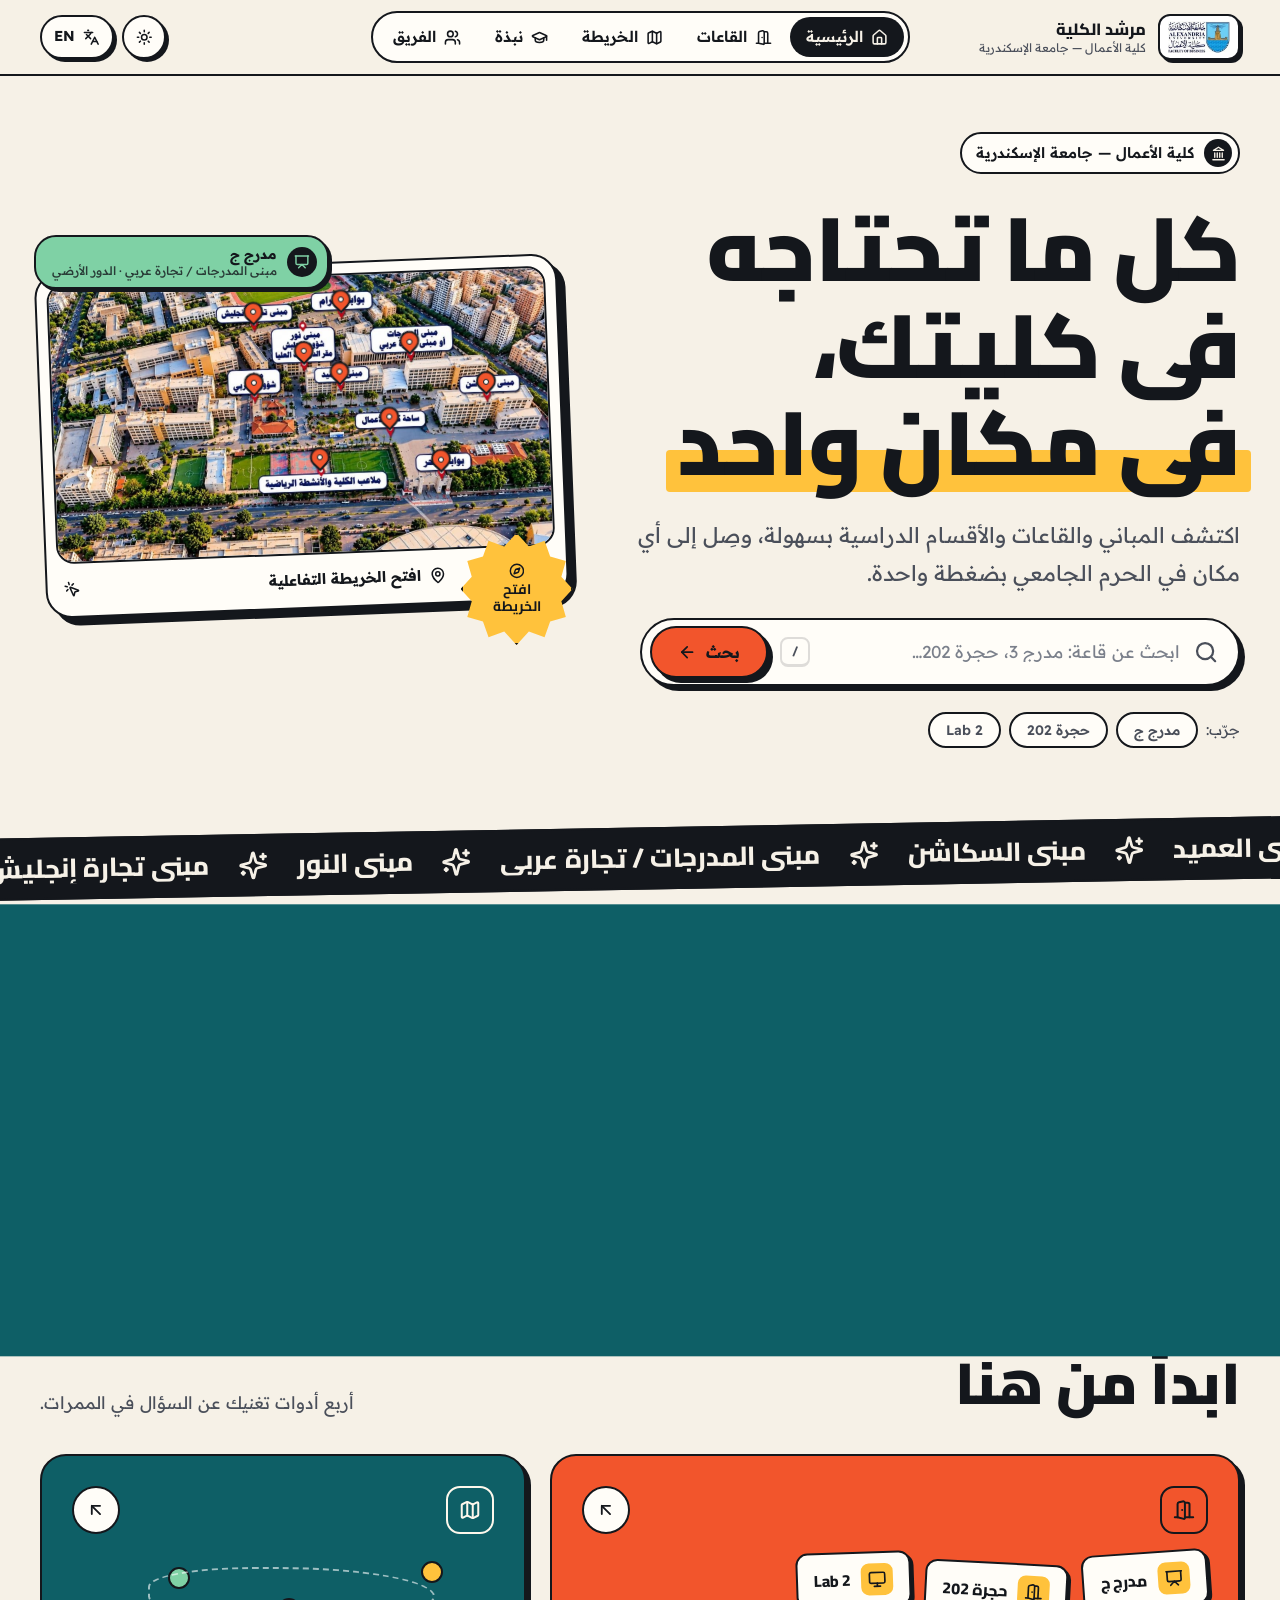
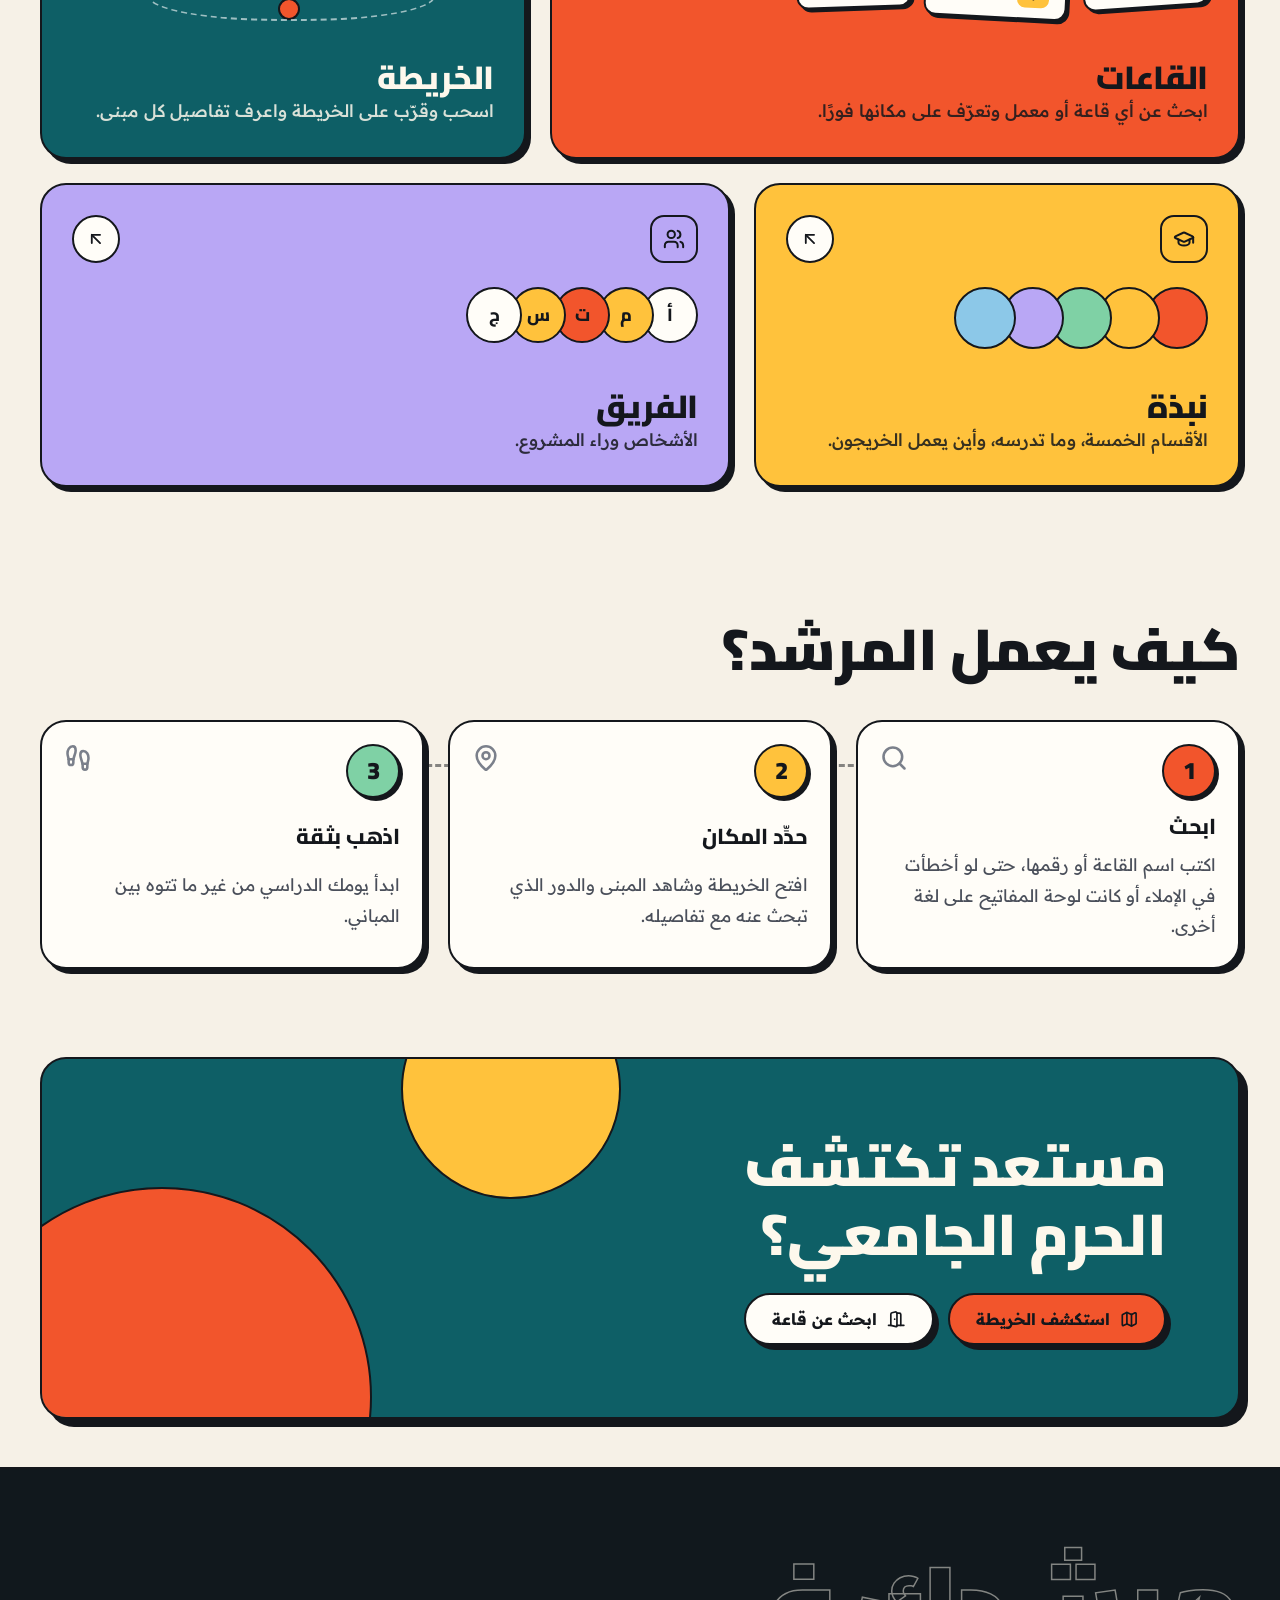
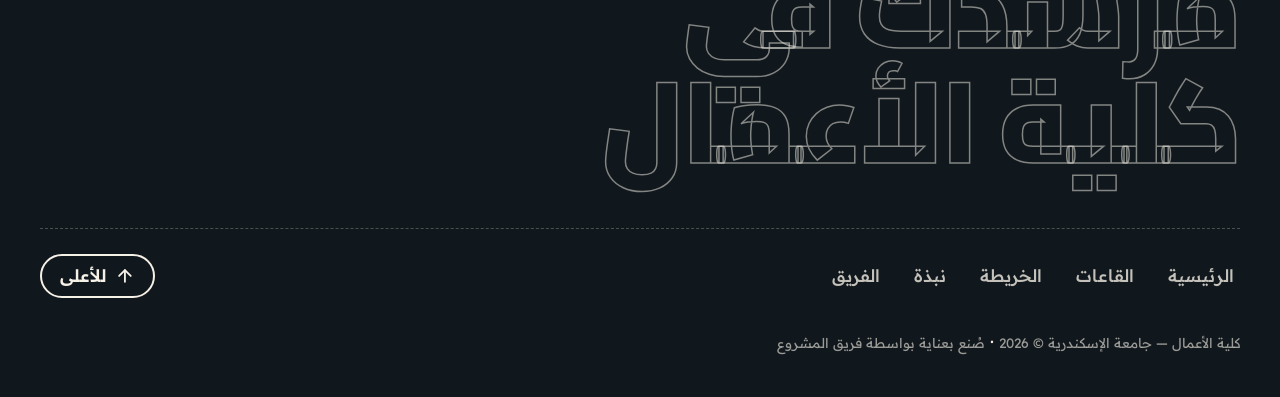
<file: index.html>
<!doctype html>
<html lang="ar" dir="rtl">
<head>
  <meta charset="utf-8">
  <meta name="viewport" content="width=device-width, initial-scale=1, viewport-fit=cover">
  <meta name="theme-color" content="#f6f1e7">
  <meta name="description" content="دليلك التفاعلي لكلية الأعمال — جامعة الإسكندرية: ابحث عن القاعات، استكشف الخريطة، وتعرّف على الأقسام. · Interactive guide to the Faculty of Business, Alexandria University.">
  <title>مرشدك في كلية الأعمال · Your Guide to the Faculty of Business</title>
  <link rel="icon" href="assets/images/faculty-logo.png">
  <script>
    /* Boot flags: applied before first paint to avoid flashes (theme, language, loader, route curtain) */
    (function () {
      var d = document.documentElement;
      d.classList.add('js');
      try {
        var t = localStorage.getItem('guide-theme');
        if (!t && matchMedia('(prefers-color-scheme: dark)').matches) t = 'dark';
        if (t) d.dataset.theme = t;
        if (localStorage.getItem('guide-lang') === 'en') { d.lang = 'en'; d.dir = 'ltr'; }
        var s = sessionStorage;
        if (s.getItem('guide-nav')) { s.removeItem('guide-nav'); d.classList.add('is-arriving'); s.setItem('guide-splash', '1'); }
        else if (!s.getItem('guide-splash')) d.classList.add('has-loader');
      } catch (e) {}
    })();
  </script>
  <link rel="stylesheet" href="assets/css/fonts.css">
  <link rel="stylesheet" href="assets/css/tokens.css">
  <link rel="stylesheet" href="assets/css/base.css">
  <link rel="stylesheet" href="assets/css/layout.css">
  <link rel="stylesheet" href="assets/css/components.css">
  <link rel="stylesheet" href="assets/css/motion.css">
  <link rel="stylesheet" href="assets/css/pages/home.css">
</head>
<body data-page="home" data-base="">
<main id="main">
  <section class="hero wrap">
    <div class="hero-copy">
      <p class="eyebrow" data-reveal><b><i data-lucide="landmark"></i></b><span data-i18n="site.faculty"></span></p>
      <h1 data-i18n="home.title" data-split></h1>
      <p class="lead" data-i18n="home.sub" data-reveal></p>
      <form class="search" id="heroSearch" role="search" data-reveal>
        <i data-lucide="search"></i>
        <input name="q" type="search" autocomplete="off" spellcheck="false" data-search-field data-i18n-ph="home.ph" data-i18n-label="halls.aria">
        <kbd class="kbd" aria-hidden="true">/</kbd>
        <button class="btn" type="submit"><span data-i18n="home.go"></span><i data-lucide="arrow-left" class="nudge arr-l"></i><i data-lucide="arrow-right" class="nudge arr-r"></i></button>
      </form>
      <div class="try" id="try" data-reveal></div>
    </div>

    <a class="postcard" href="pages/map.html" data-reveal="tilt" style="--rot: 0deg; --rot-from: 5deg" data-i18n-label="home.preview">
      <figure class="postcard-frame">
        <div class="pc-img"><div class="sk" id="heroSk"></div><img id="heroImg" src="assets/images/campus-map.png" alt=""><div id="heroPins"></div></div>
        <figcaption class="pc-cap"><span><i data-lucide="map-pin"></i><b data-i18n="home.preview"></b></span><i data-lucide="mouse-pointer-click"></i></figcaption>
      </figure>
      <span class="float-ticket" id="floatTicket"></span>
      <span class="sticker" aria-hidden="true"><span><i data-lucide="compass"></i><b data-i18n="home.sticker"></b></span></span>
    </a>
  </section>

  <div class="ticker" aria-hidden="true"><div class="marquee"><div class="marquee-track" id="ticker"></div></div></div>

  <section class="numbers wrap" aria-label="Numbers"><ul id="stats" data-stagger></ul></section>

  <section class="explore wrap">
    <div class="sec-head">
      <h2 data-i18n="home.explore" data-split style="--tone: var(--mint)"></h2>
      <p data-i18n="home.exploreSub" data-reveal></p>
    </div>
    <div class="bento" id="tiles" data-stagger></div>
  </section>

  <section class="how wrap">
    <div class="sec-head"><h2 data-i18n="home.howT" data-split style="--tone: var(--lilac)"></h2></div>
    <ol class="steps" data-stagger>
      <li class="step tone-coral" data-reveal><span class="step-no">1</span><i data-lucide="search"></i><h3 data-i18n="home.how1"></h3><p data-i18n="home.how1d"></p></li>
      <li class="step tone-sun" data-reveal><span class="step-no">2</span><i data-lucide="map-pin"></i><h3 data-i18n="home.how2"></h3><p data-i18n="home.how2d"></p></li>
      <li class="step tone-mint" data-reveal><span class="step-no">3</span><i data-lucide="footprints"></i><h3 data-i18n="home.how3"></h3><p data-i18n="home.how3d"></p></li>
    </ol>
  </section>

  <section class="cta wrap">
    <div class="cta-box" data-reveal="scale">
      <h2 data-i18n="home.cta2"></h2>
      <div class="btn-row">
        <a class="btn" href="pages/map.html" data-magnet><i data-lucide="map"></i><span data-i18n="tile.map.btn"></span></a>
        <a class="btn btn-paper" href="pages/halls.html" data-magnet><i data-lucide="door-open"></i><span data-i18n="tile.halls.btn"></span></a>
      </div>
    </div>
  </section>
</main>
  <script src="assets/vendor/lucide.min.js"></script>
  <script src="data/translations.js"></script>
  <script src="assets/js/core/runtime.js"></script>
  <script src="data/buildings.js"></script>
  <script src="data/spaces.js"></script>
  <script src="data/departments.js"></script>
  <script src="data/team.js"></script>
  <script src="assets/js/core/shell.js"></script>
  <script src="assets/js/core/motion.js"></script>
  <script src="assets/js/pages/home.js"></script>
</body>
</html>
</file>
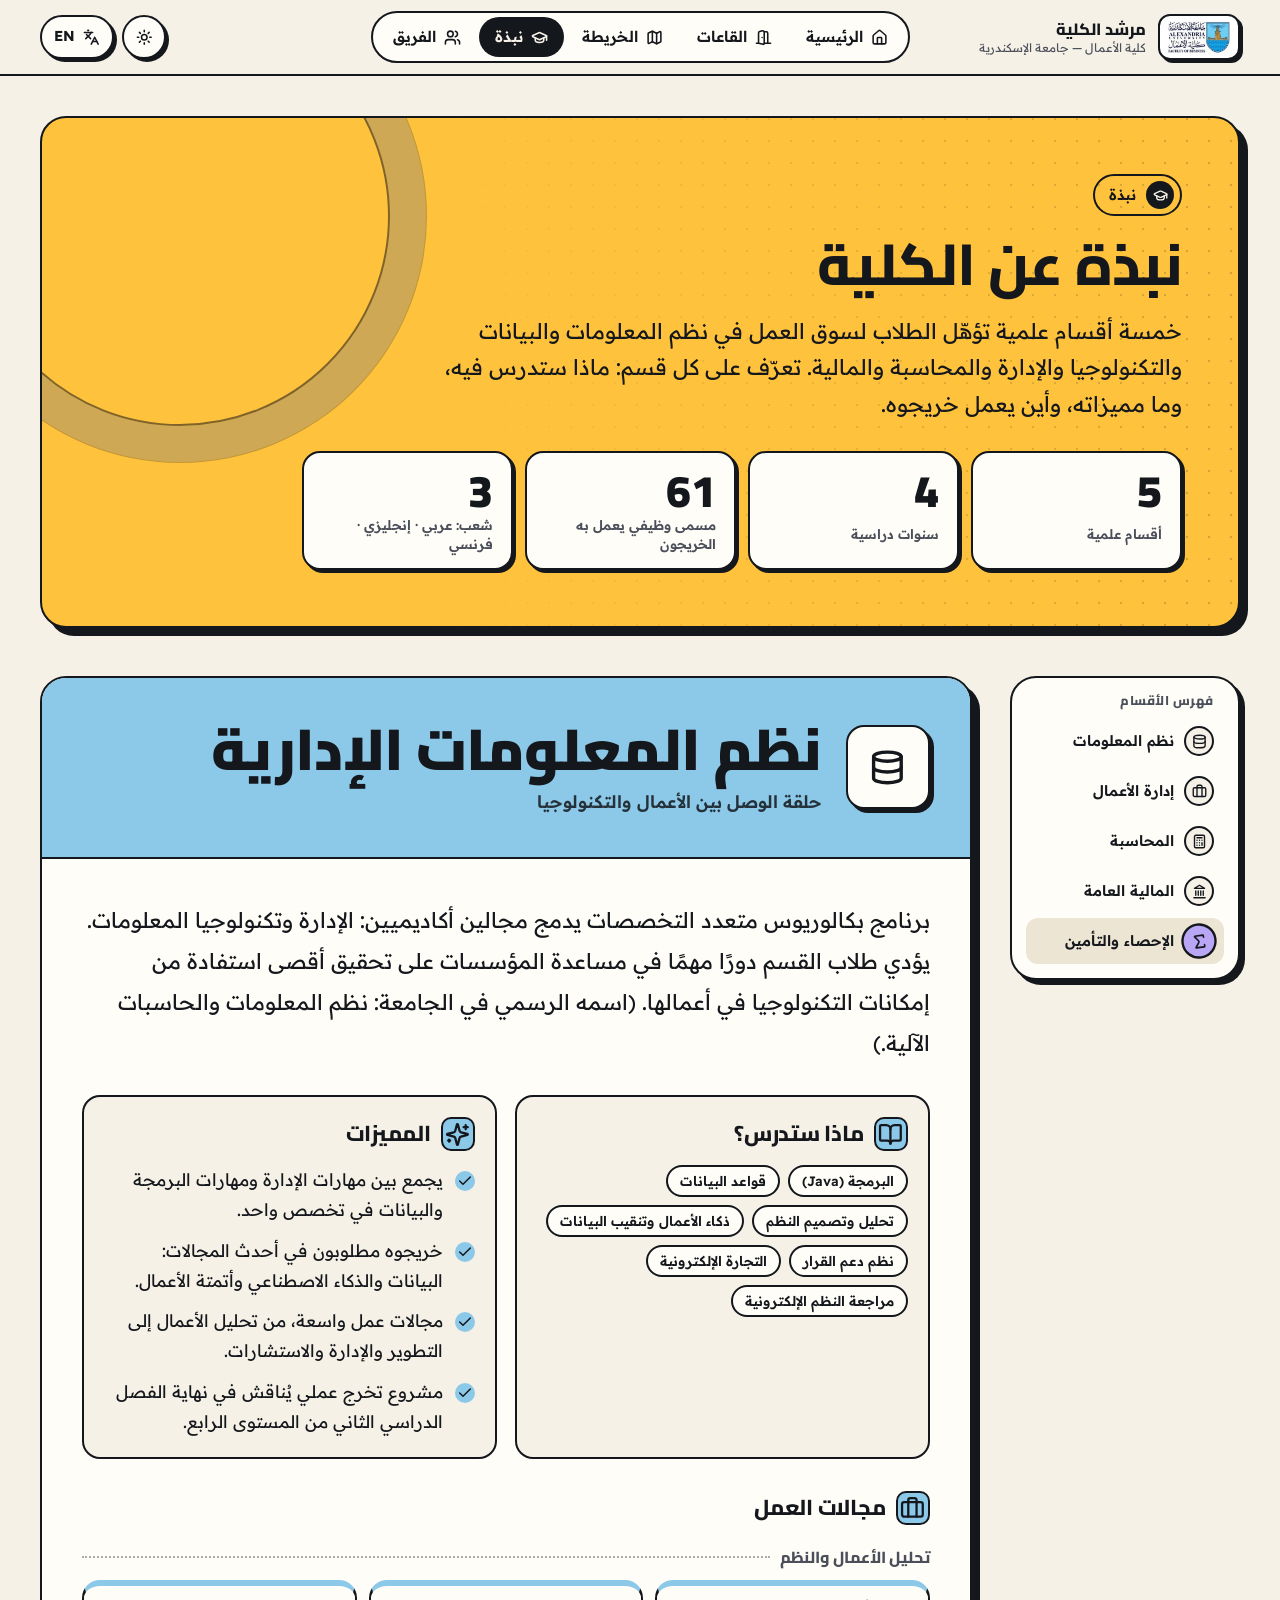
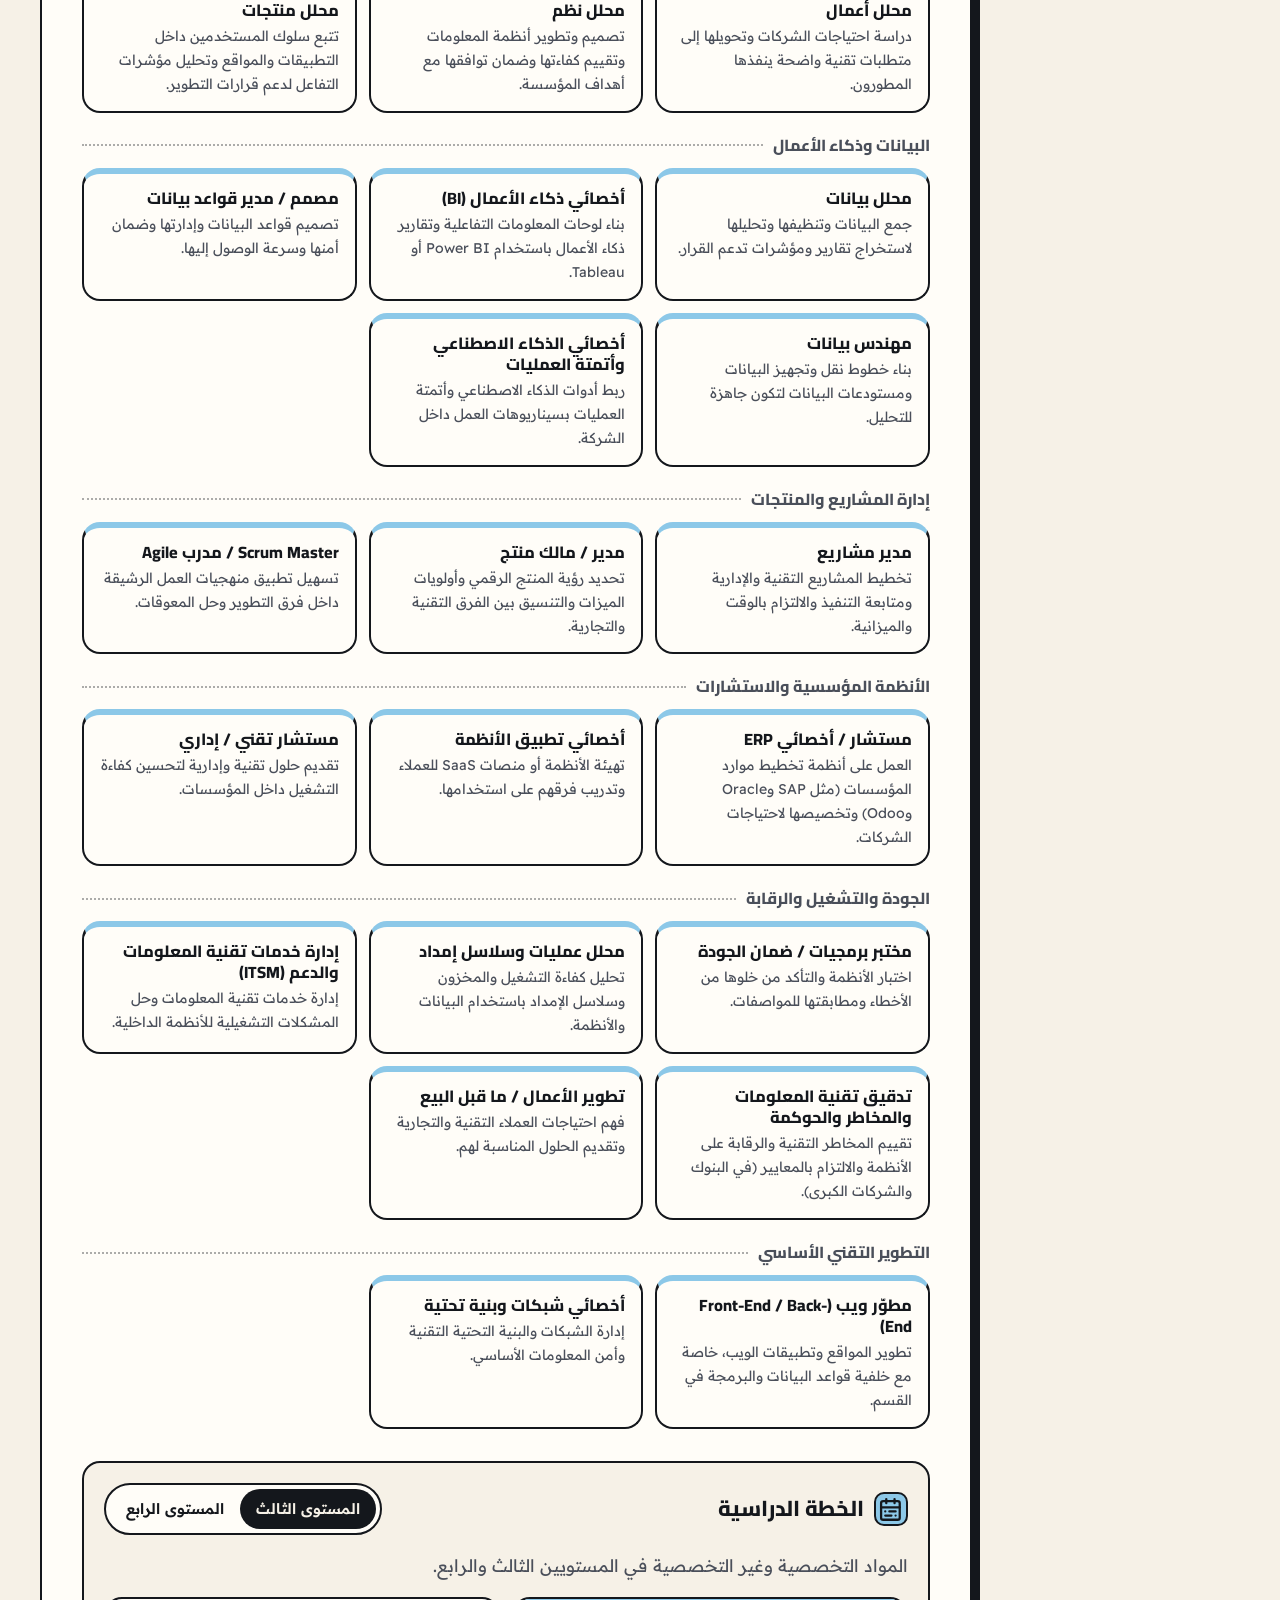
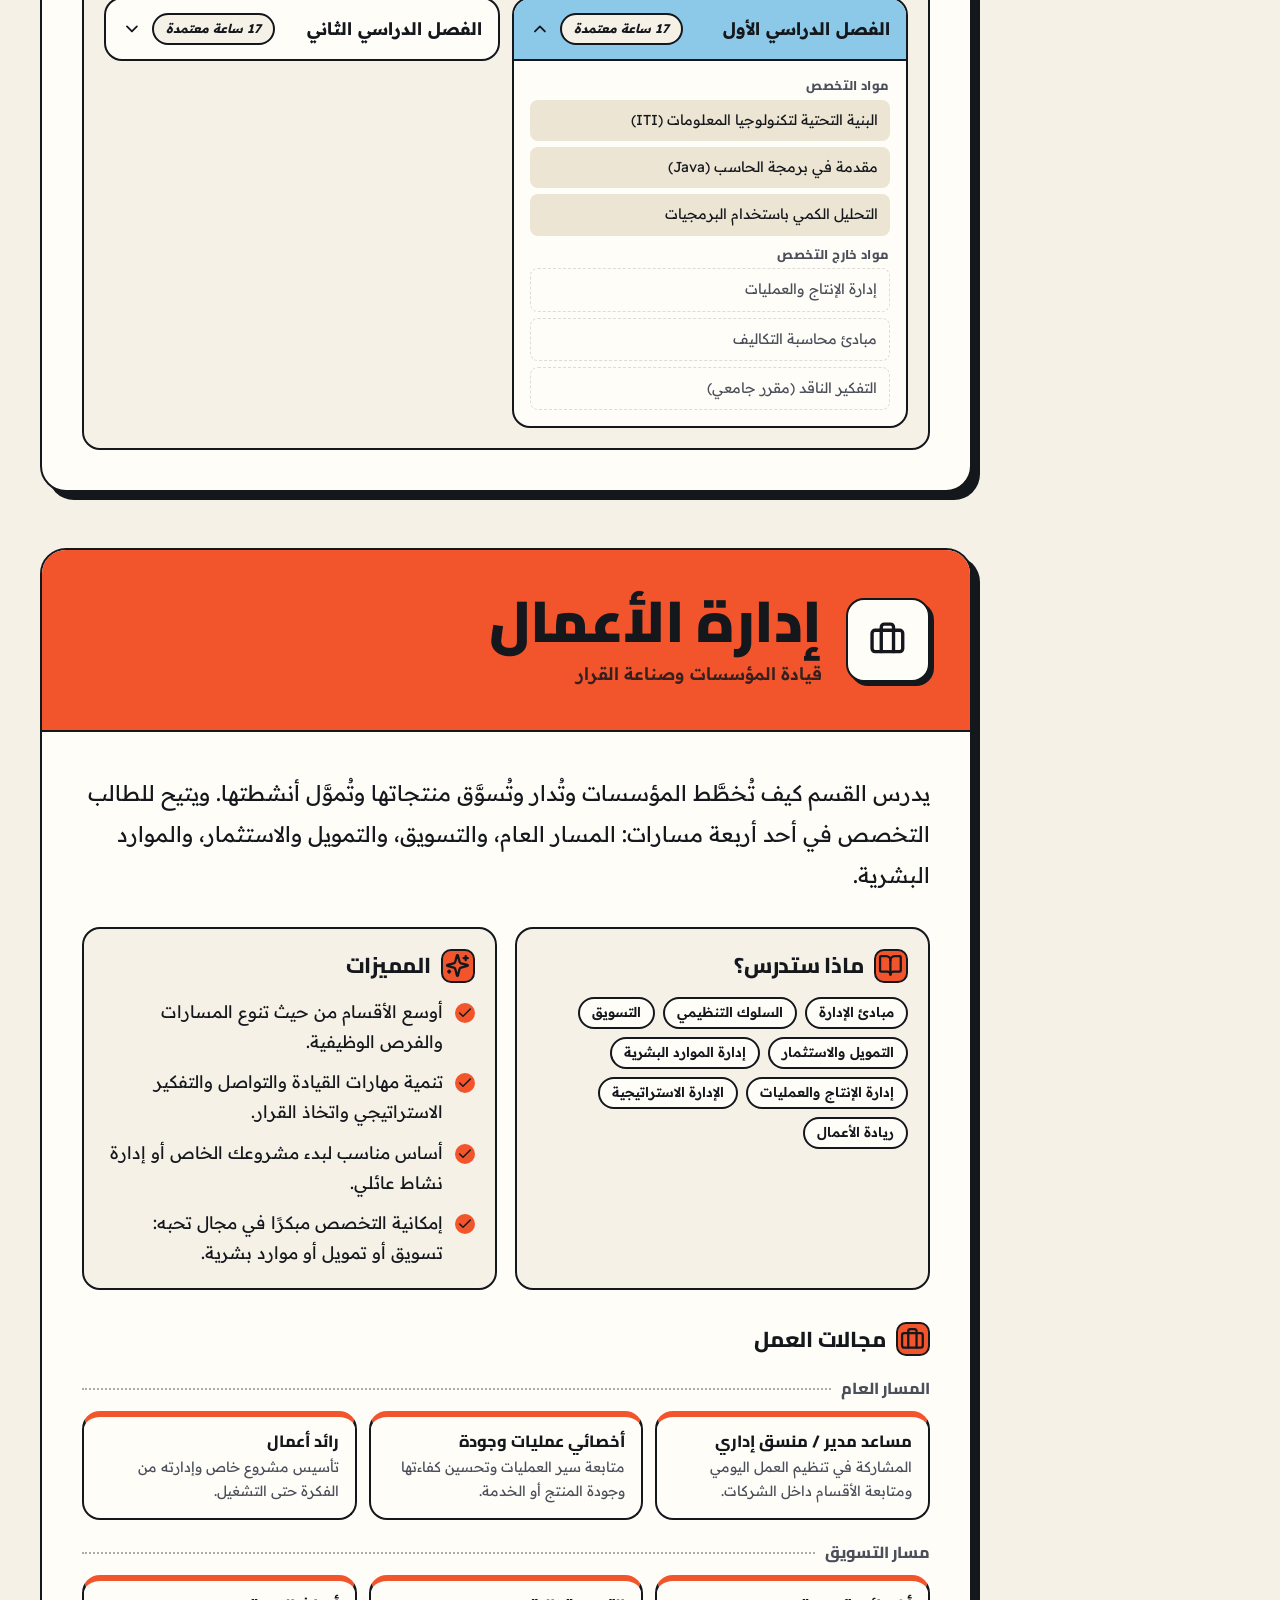
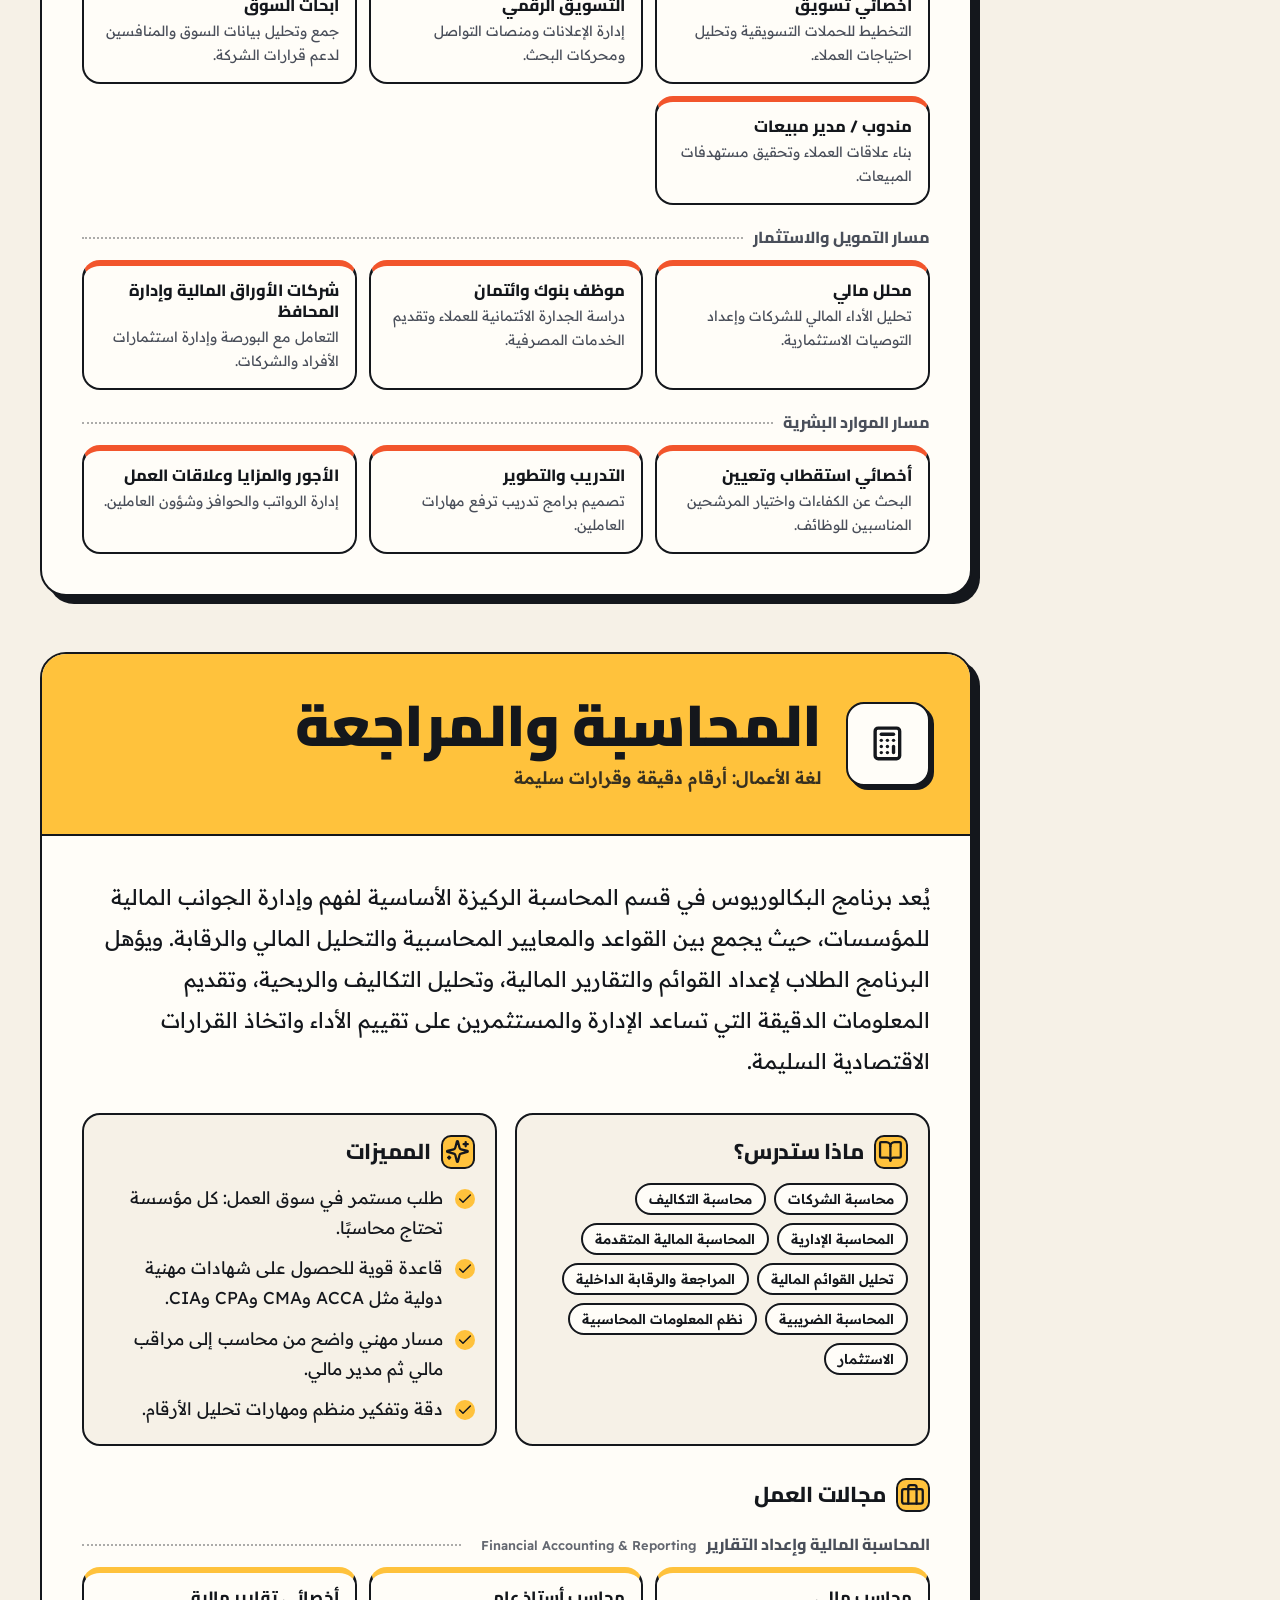
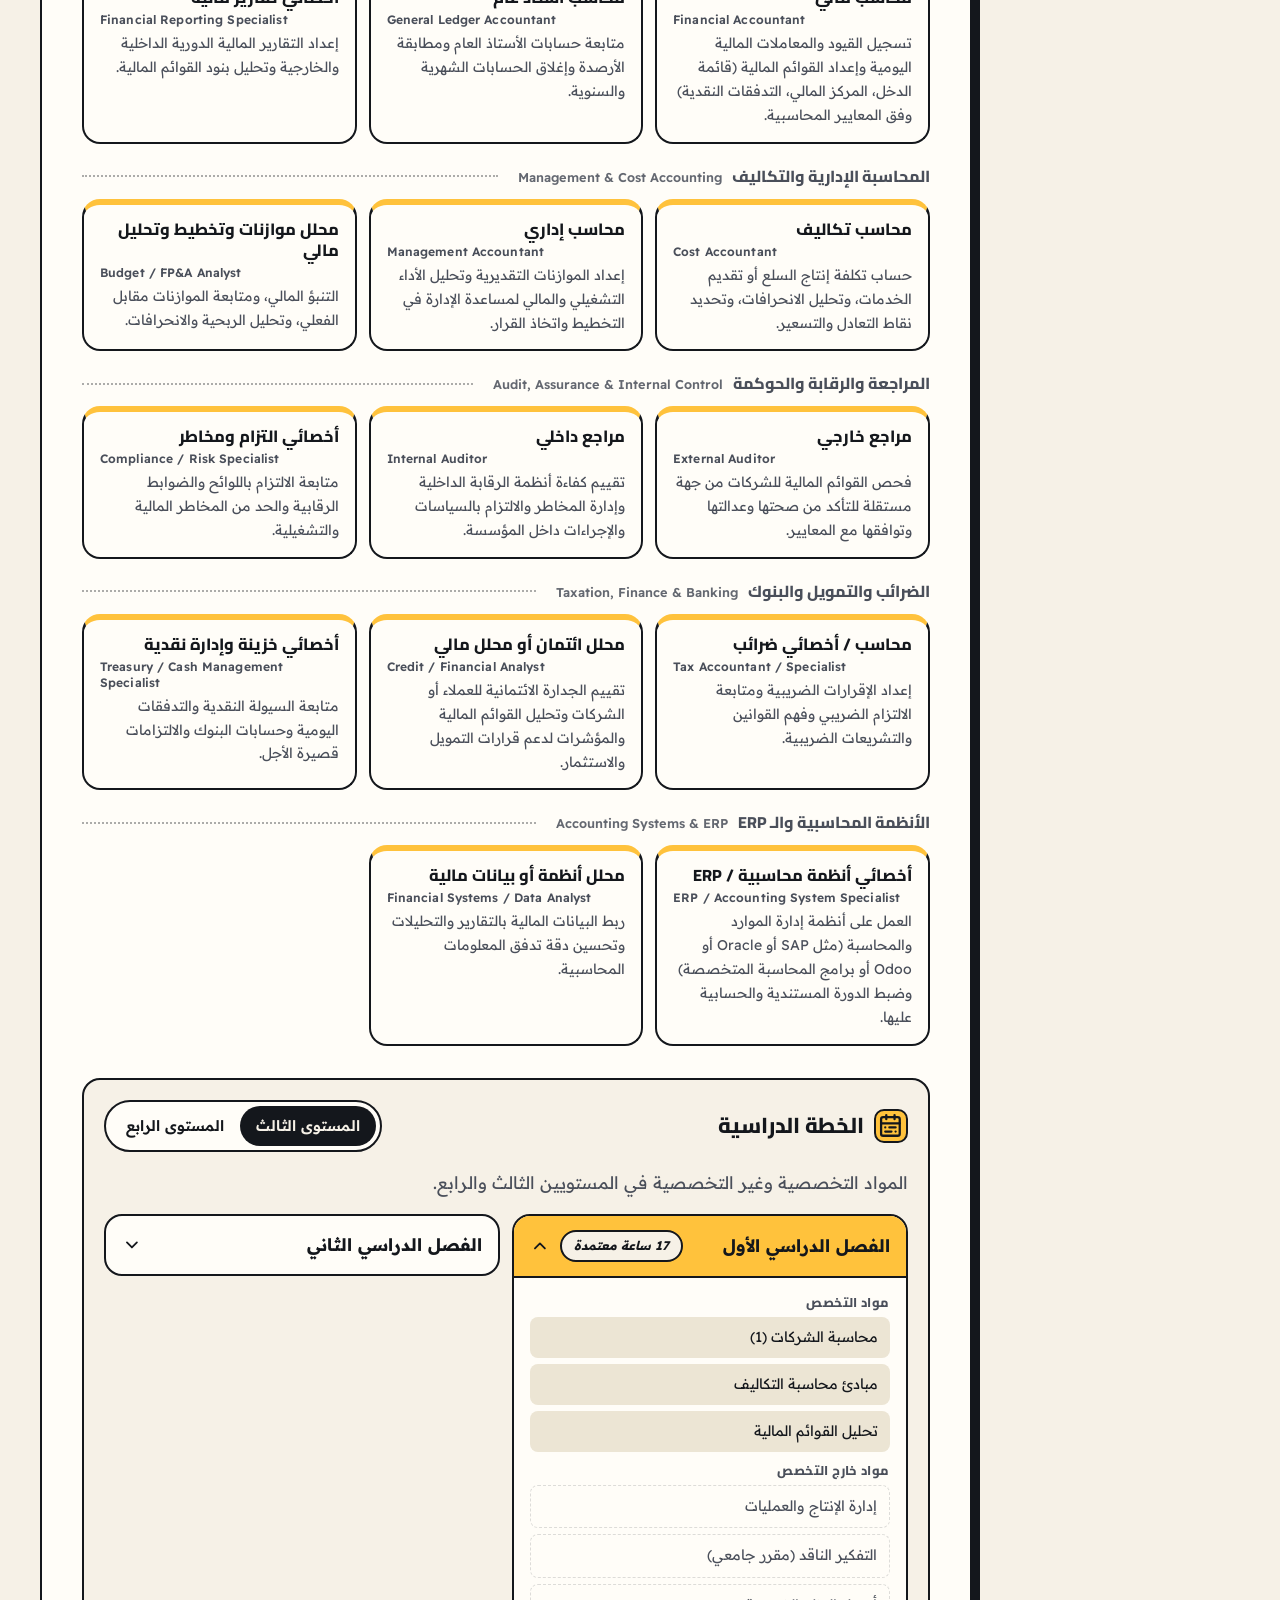
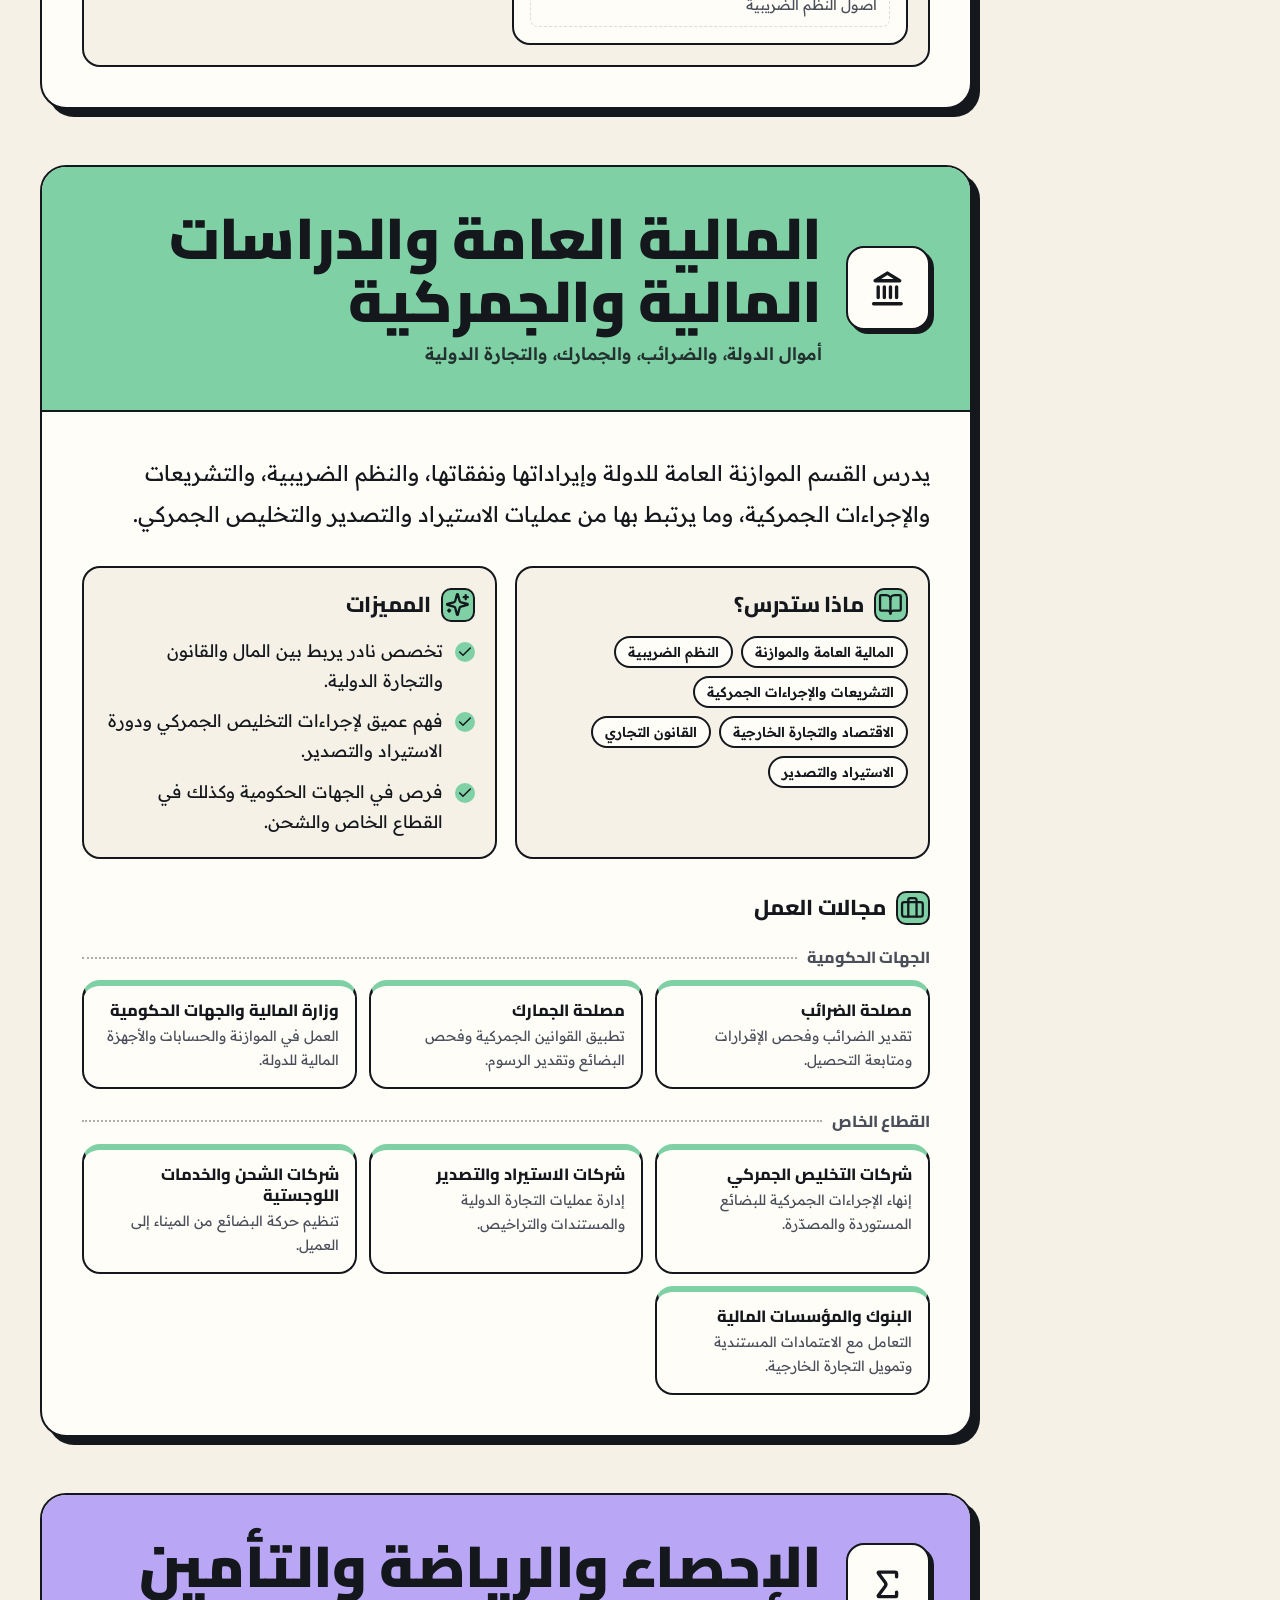
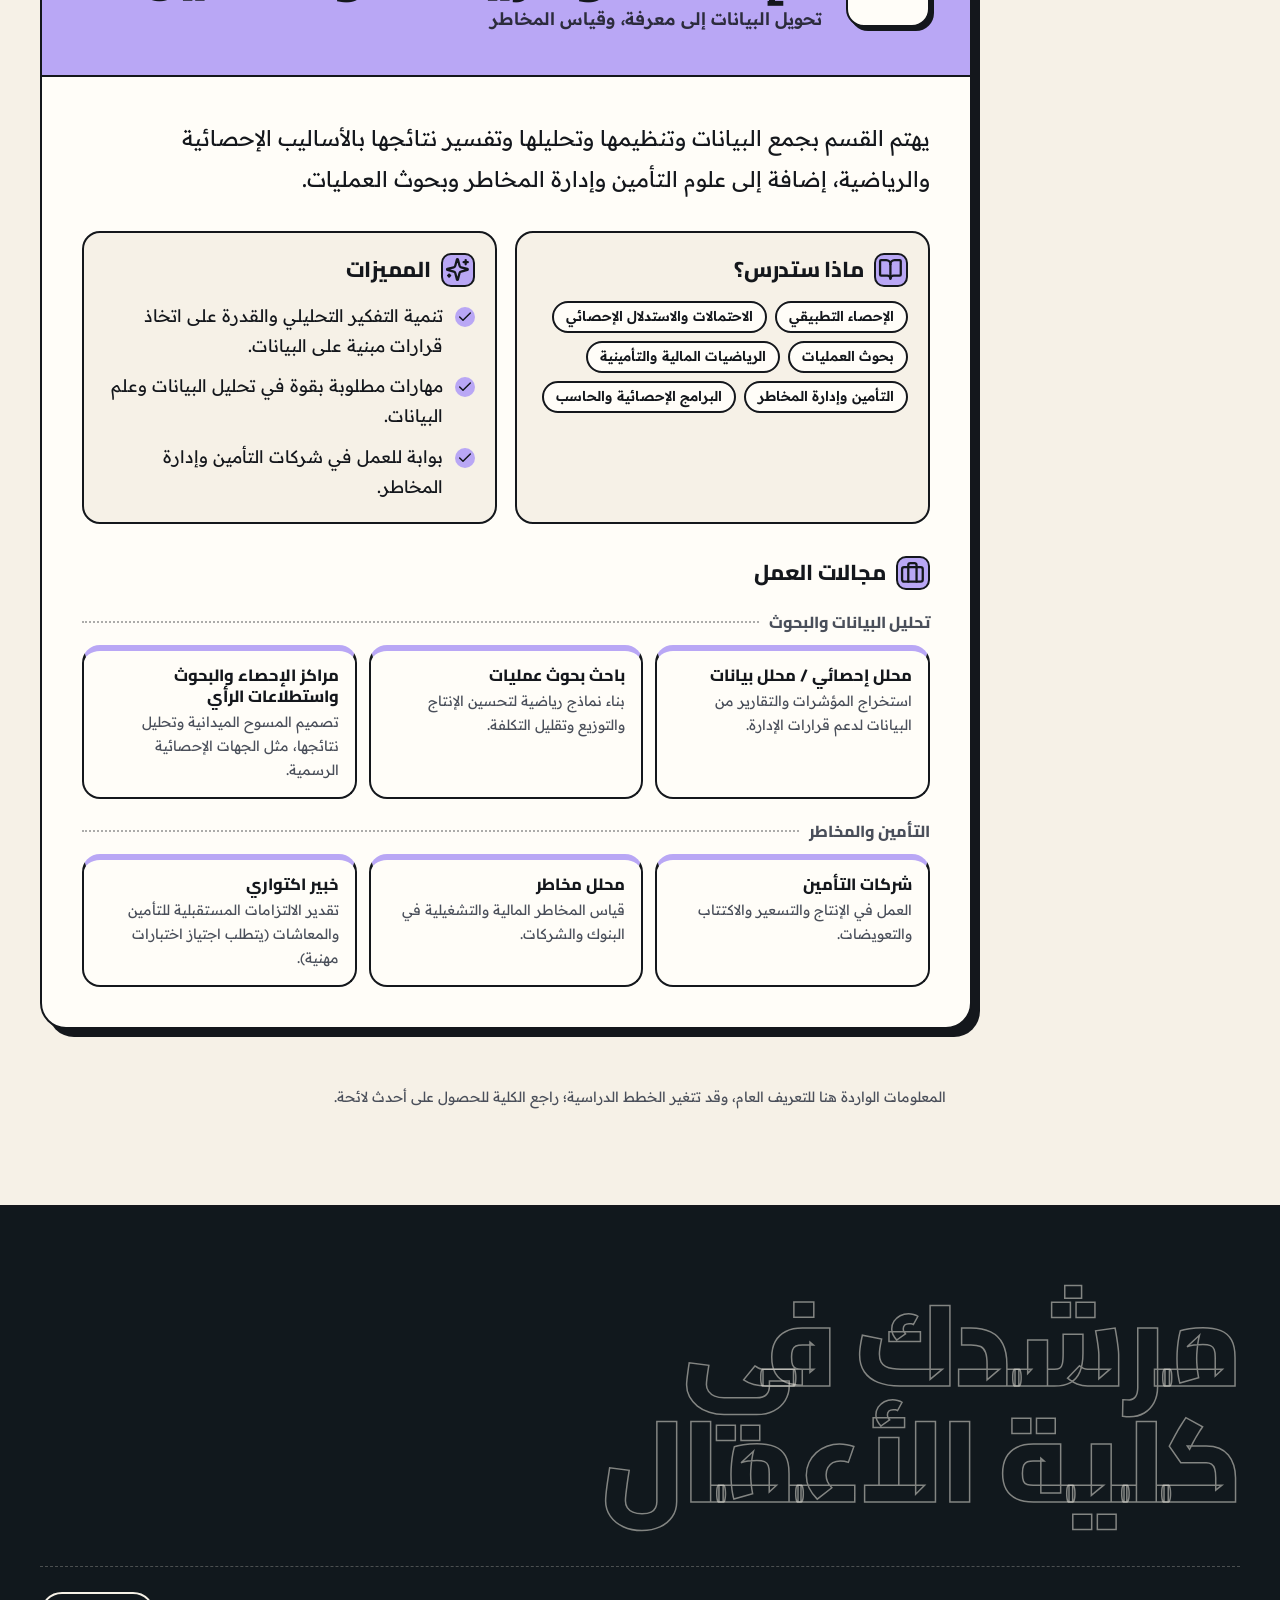
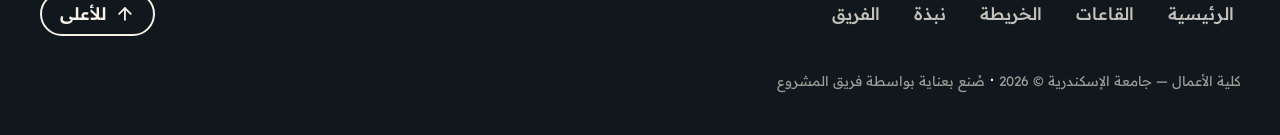
<file: pages/about.html>
<!doctype html>
<html lang="ar" dir="rtl">
<head>
  <meta charset="utf-8">
  <meta name="viewport" content="width=device-width, initial-scale=1, viewport-fit=cover">
  <meta name="theme-color" content="#f6f1e7">
  <meta name="description" content="دليلك التفاعلي لكلية الأعمال — جامعة الإسكندرية: ابحث عن القاعات، استكشف الخريطة، وتعرّف على الأقسام. · Interactive guide to the Faculty of Business, Alexandria University.">
  <title>مرشدك في كلية الأعمال · Your Guide to the Faculty of Business</title>
  <link rel="icon" href="../assets/images/faculty-logo.png">
  <script>
    /* Boot flags: applied before first paint to avoid flashes (theme, language, loader, route curtain) */
    (function () {
      var d = document.documentElement;
      d.classList.add('js');
      try {
        var t = localStorage.getItem('guide-theme');
        if (!t && matchMedia('(prefers-color-scheme: dark)').matches) t = 'dark';
        if (t) d.dataset.theme = t;
        if (localStorage.getItem('guide-lang') === 'en') { d.lang = 'en'; d.dir = 'ltr'; }
        var s = sessionStorage;
        if (s.getItem('guide-nav')) { s.removeItem('guide-nav'); d.classList.add('is-arriving'); s.setItem('guide-splash', '1'); }
        else if (!s.getItem('guide-splash')) d.classList.add('has-loader');
      } catch (e) {}
    })();
  </script>
  <link rel="stylesheet" href="../assets/css/fonts.css">
  <link rel="stylesheet" href="../assets/css/tokens.css">
  <link rel="stylesheet" href="../assets/css/base.css">
  <link rel="stylesheet" href="../assets/css/layout.css">
  <link rel="stylesheet" href="../assets/css/components.css">
  <link rel="stylesheet" href="../assets/css/motion.css">
  <link rel="stylesheet" href="../assets/css/pages/about.css">
</head>
<body data-page="about" data-base="../">
<main id="main" class="page wrap">
    <header class="page-hero " style="--tone: var(--sun)">
      <p class="eyebrow" data-reveal><b><i data-lucide="graduation-cap"></i></b><span data-i18n="nav.about"></span></p>
      <h1 data-i18n="about.title" data-split></h1>
      <p class="lead" data-i18n="about.sub" data-reveal></p>
      <ul class="facts" id="facts"></ul>
    </header>

  <div class="chapters">
    <nav class="toc" id="toc" data-i18n-label="about.index"></nav>
    <div class="depts" id="depts"></div>
  </div>
  <p class="about-note muted" data-i18n="about.note"></p>
</main>
  <script src="../assets/vendor/lucide.min.js"></script>
  <script src="../data/translations.js"></script>
  <script src="../assets/js/core/runtime.js"></script>
  <script src="../data/departments.js"></script>
  <script src="../assets/js/core/shell.js"></script>
  <script src="../assets/js/core/motion.js"></script>
  <script src="../assets/js/pages/about.js"></script>
</body>
</html>
</file>
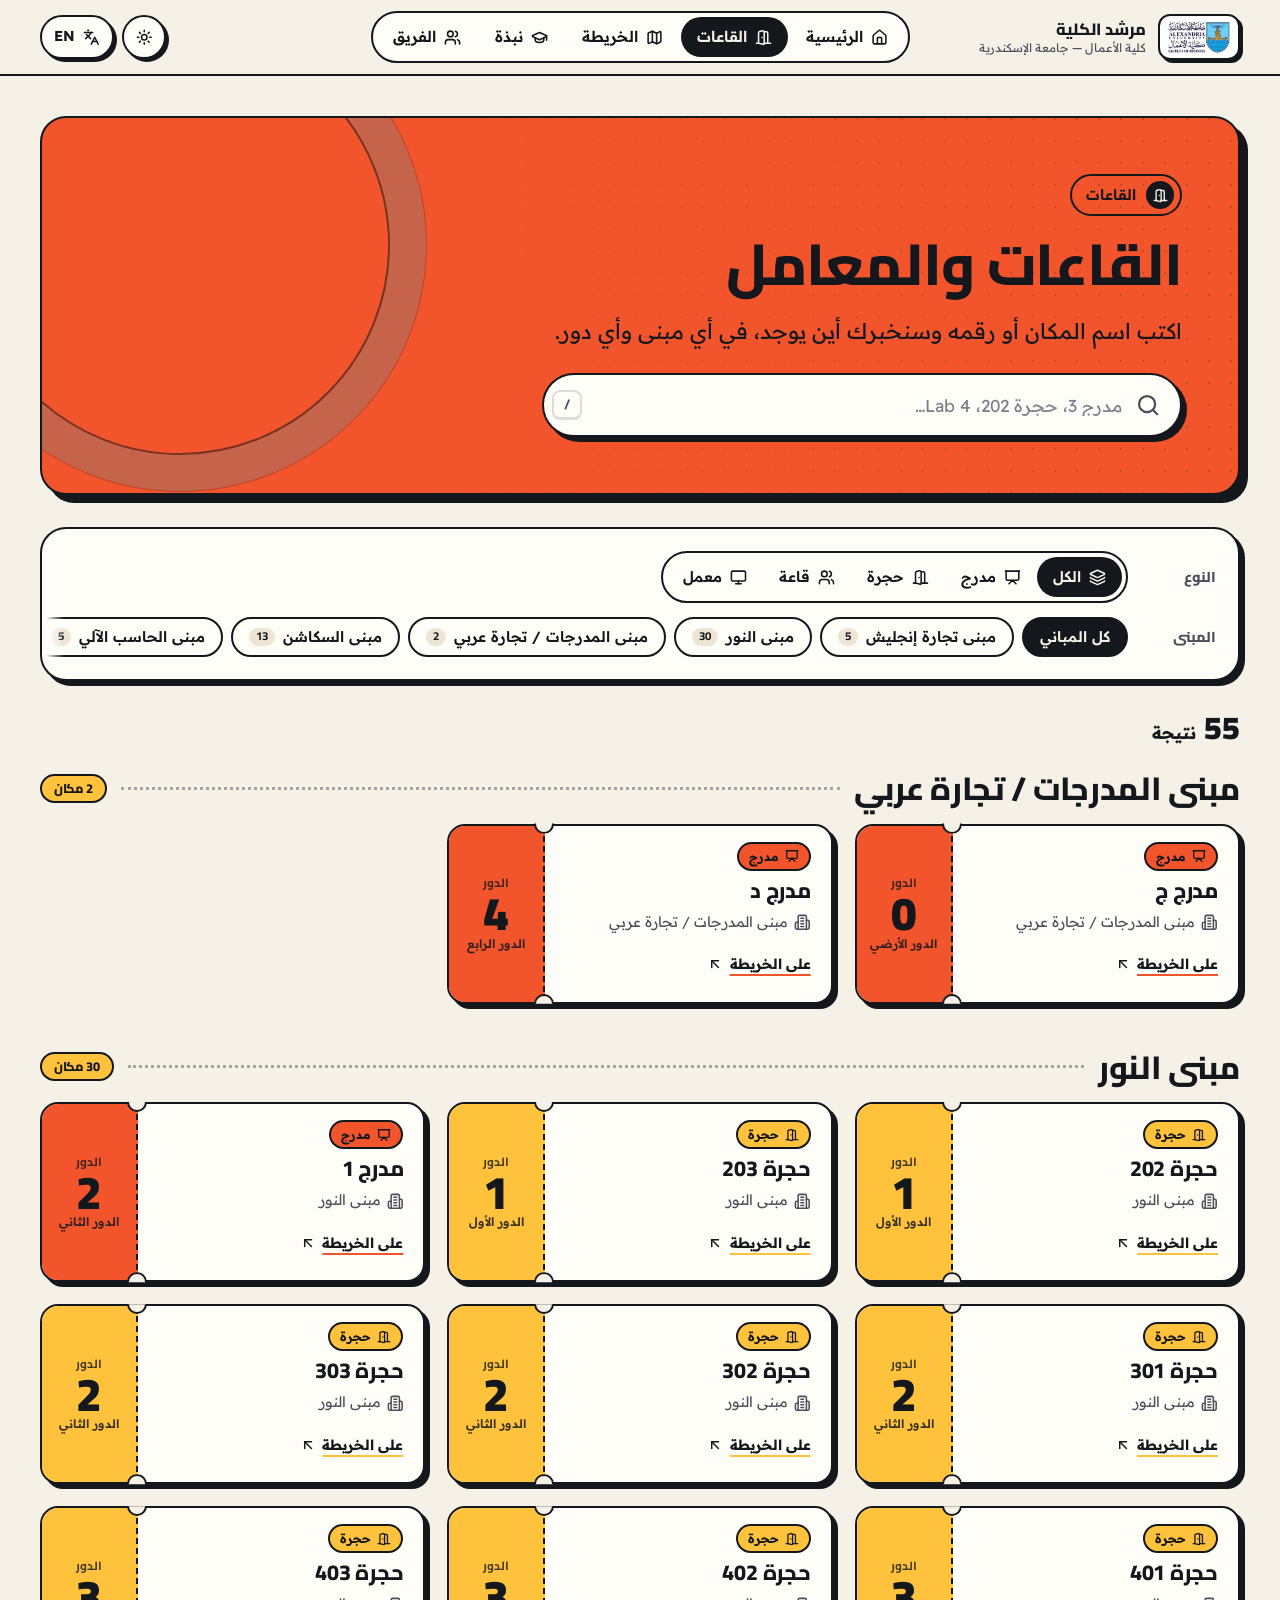
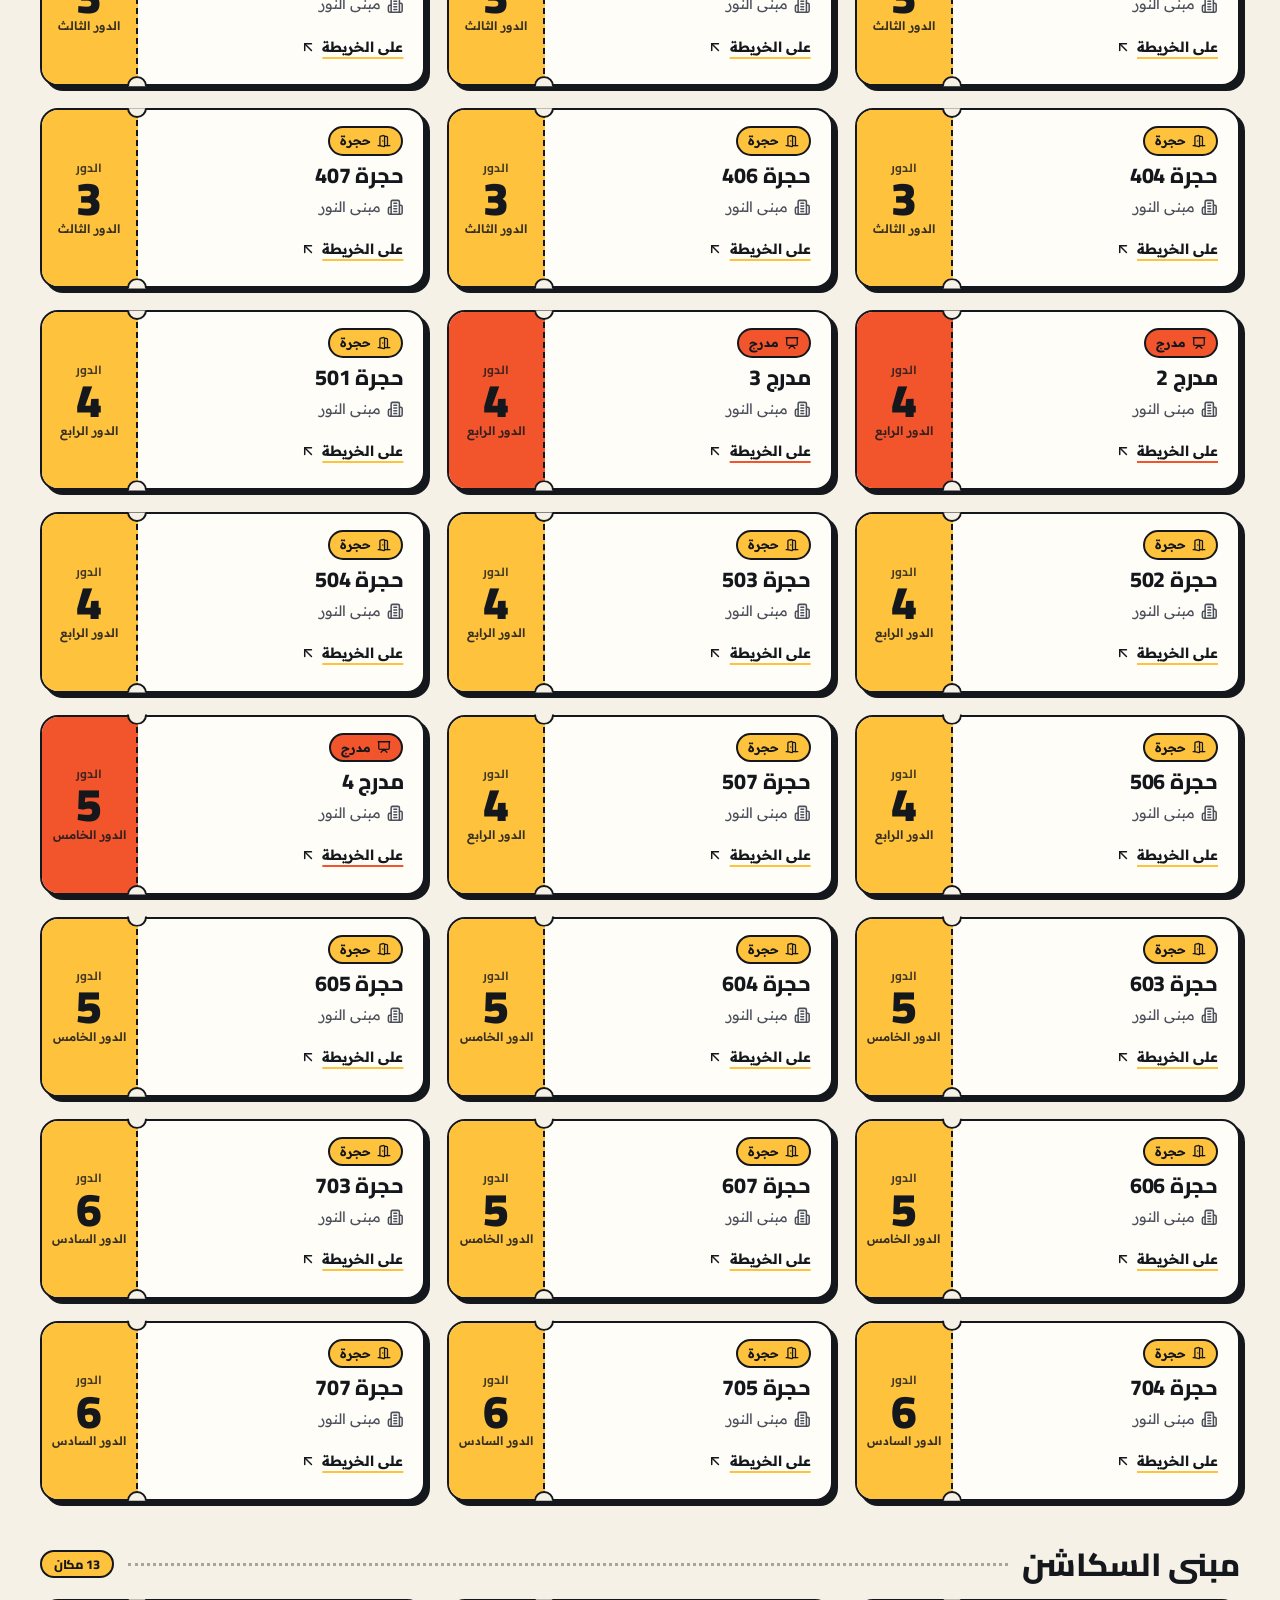
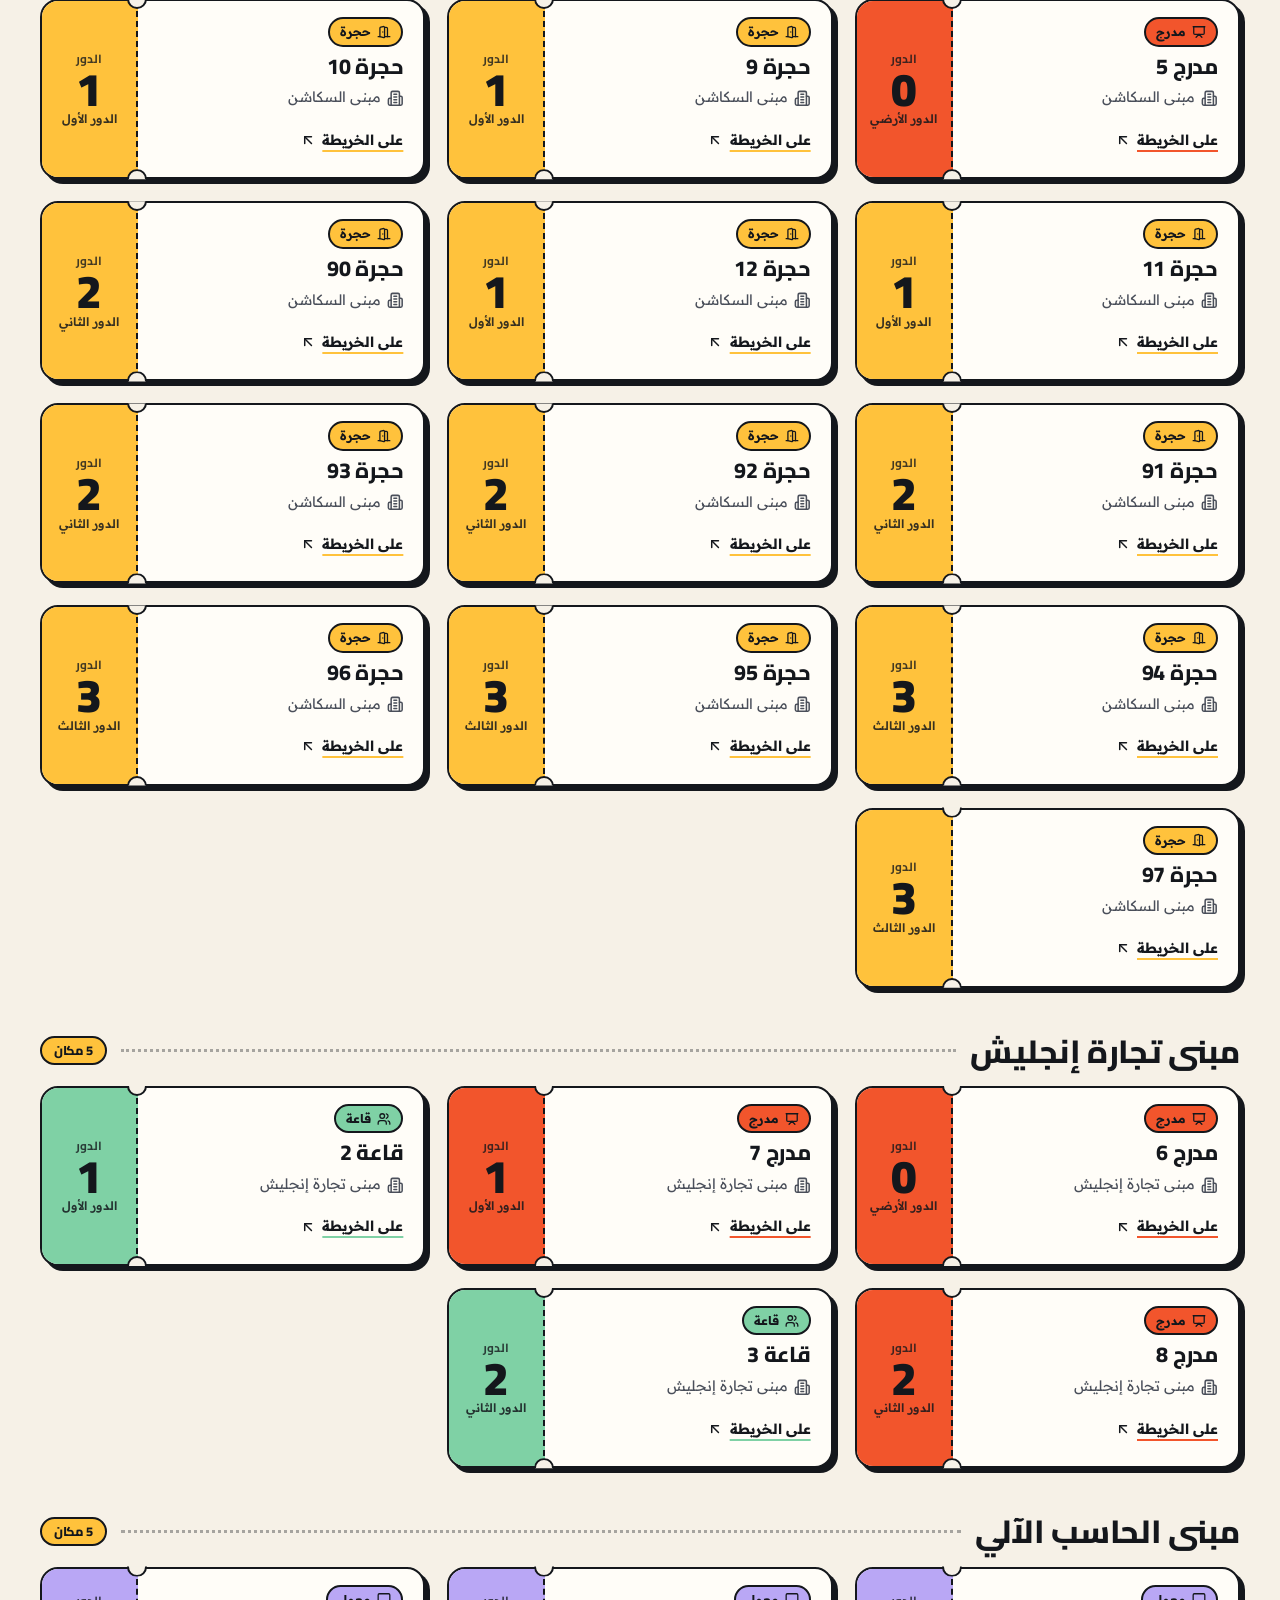
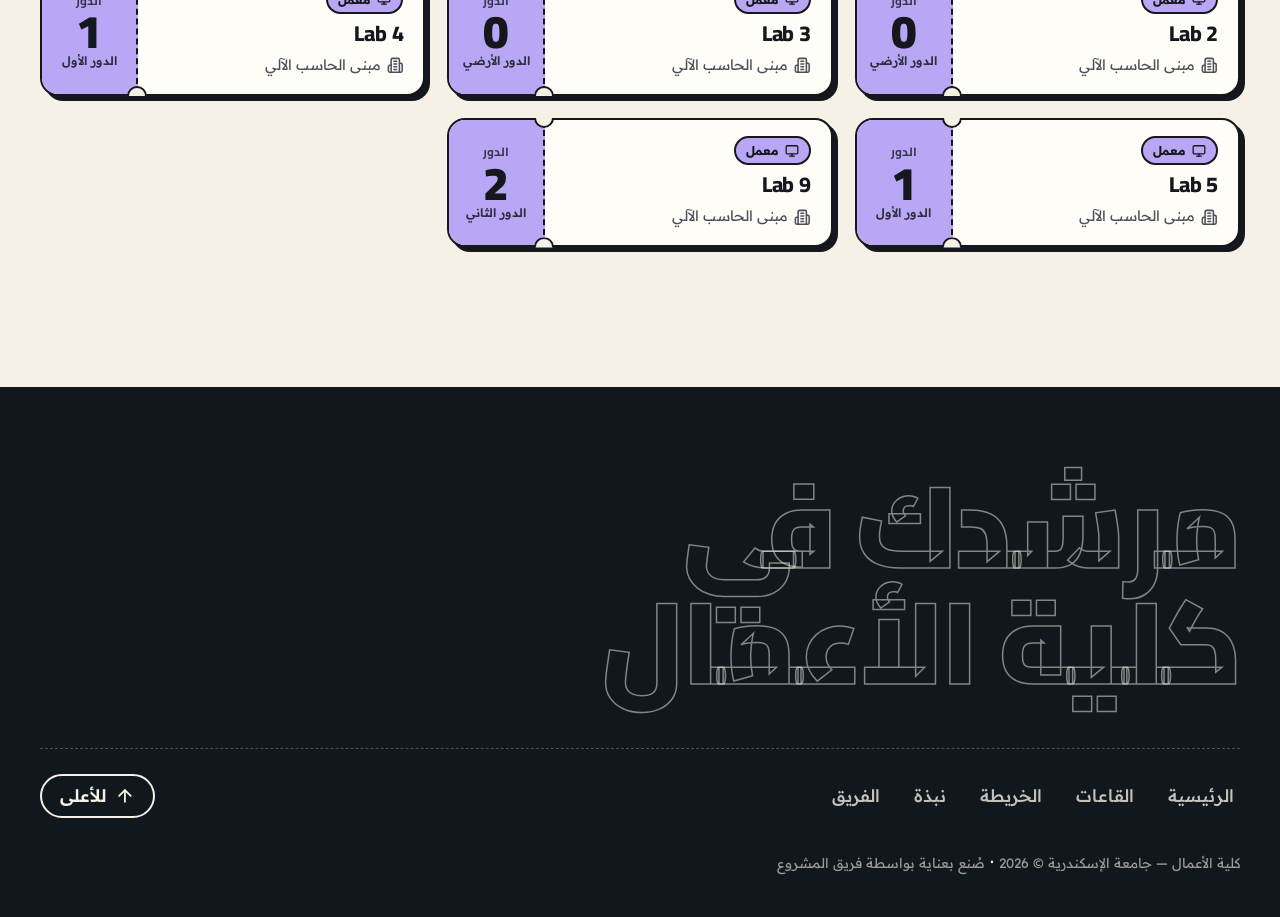
<file: pages/halls.html>
<!doctype html>
<html lang="ar" dir="rtl">
<head>
  <meta charset="utf-8">
  <meta name="viewport" content="width=device-width, initial-scale=1, viewport-fit=cover">
  <meta name="theme-color" content="#f6f1e7">
  <meta name="description" content="دليلك التفاعلي لكلية الأعمال — جامعة الإسكندرية: ابحث عن القاعات، استكشف الخريطة، وتعرّف على الأقسام. · Interactive guide to the Faculty of Business, Alexandria University.">
  <title>مرشدك في كلية الأعمال · Your Guide to the Faculty of Business</title>
  <link rel="icon" href="../assets/images/faculty-logo.png">
  <script>
    /* Boot flags: applied before first paint to avoid flashes (theme, language, loader, route curtain) */
    (function () {
      var d = document.documentElement;
      d.classList.add('js');
      try {
        var t = localStorage.getItem('guide-theme');
        if (!t && matchMedia('(prefers-color-scheme: dark)').matches) t = 'dark';
        if (t) d.dataset.theme = t;
        if (localStorage.getItem('guide-lang') === 'en') { d.lang = 'en'; d.dir = 'ltr'; }
        var s = sessionStorage;
        if (s.getItem('guide-nav')) { s.removeItem('guide-nav'); d.classList.add('is-arriving'); s.setItem('guide-splash', '1'); }
        else if (!s.getItem('guide-splash')) d.classList.add('has-loader');
      } catch (e) {}
    })();
  </script>
  <link rel="stylesheet" href="../assets/css/fonts.css">
  <link rel="stylesheet" href="../assets/css/tokens.css">
  <link rel="stylesheet" href="../assets/css/base.css">
  <link rel="stylesheet" href="../assets/css/layout.css">
  <link rel="stylesheet" href="../assets/css/components.css">
  <link rel="stylesheet" href="../assets/css/motion.css">
  <link rel="stylesheet" href="../assets/css/pages/halls.css">
</head>
<body data-page="halls" data-base="../">
<main id="main" class="page wrap">
    <header class="page-hero " style="--tone: var(--coral)">
      <p class="eyebrow" data-reveal><b><i data-lucide="door-open"></i></b><span data-i18n="nav.halls"></span></p>
      <h1 data-i18n="halls.title" data-split></h1>
      <p class="lead" data-i18n="halls.sub" data-reveal></p>
      <form class="search" role="search" onsubmit="return false" data-reveal>
        <i data-lucide="search"></i>
        <input id="q" type="search" autocomplete="off" spellcheck="false" data-search-field data-i18n-ph="halls.ph" data-i18n-label="halls.aria">
        <kbd class="kbd" aria-hidden="true">/</kbd>
        <button id="clear" class="icon-btn" type="button" hidden data-i18n-label="halls.clear"><i data-lucide="x"></i></button>
      </form>
    </header>

  <section class="board" aria-label="Filters">
    <div class="filter-row"><span class="filter-l" data-i18n="halls.type"></span><div class="seg seg-fill" id="typeSeg" role="group"></div></div>
    <div class="filter-row"><span class="filter-l" data-i18n="halls.building"></span><div class="chips scroll-row fade-row" id="bChips"></div></div>
  </section>

  <p class="status" id="status" role="status" aria-live="polite"></p>
  <div id="results"></div>
</main>
  <script src="../assets/vendor/lucide.min.js"></script>
  <script src="../data/translations.js"></script>
  <script src="../assets/js/core/runtime.js"></script>
  <script src="../data/buildings.js"></script>
  <script src="../data/spaces.js"></script>
  <script src="../assets/js/services/search-engine.js"></script>
  <script src="../assets/js/core/shell.js"></script>
  <script src="../assets/js/core/motion.js"></script>
  <script src="../assets/js/pages/halls.js"></script>
</body>
</html>
</file>
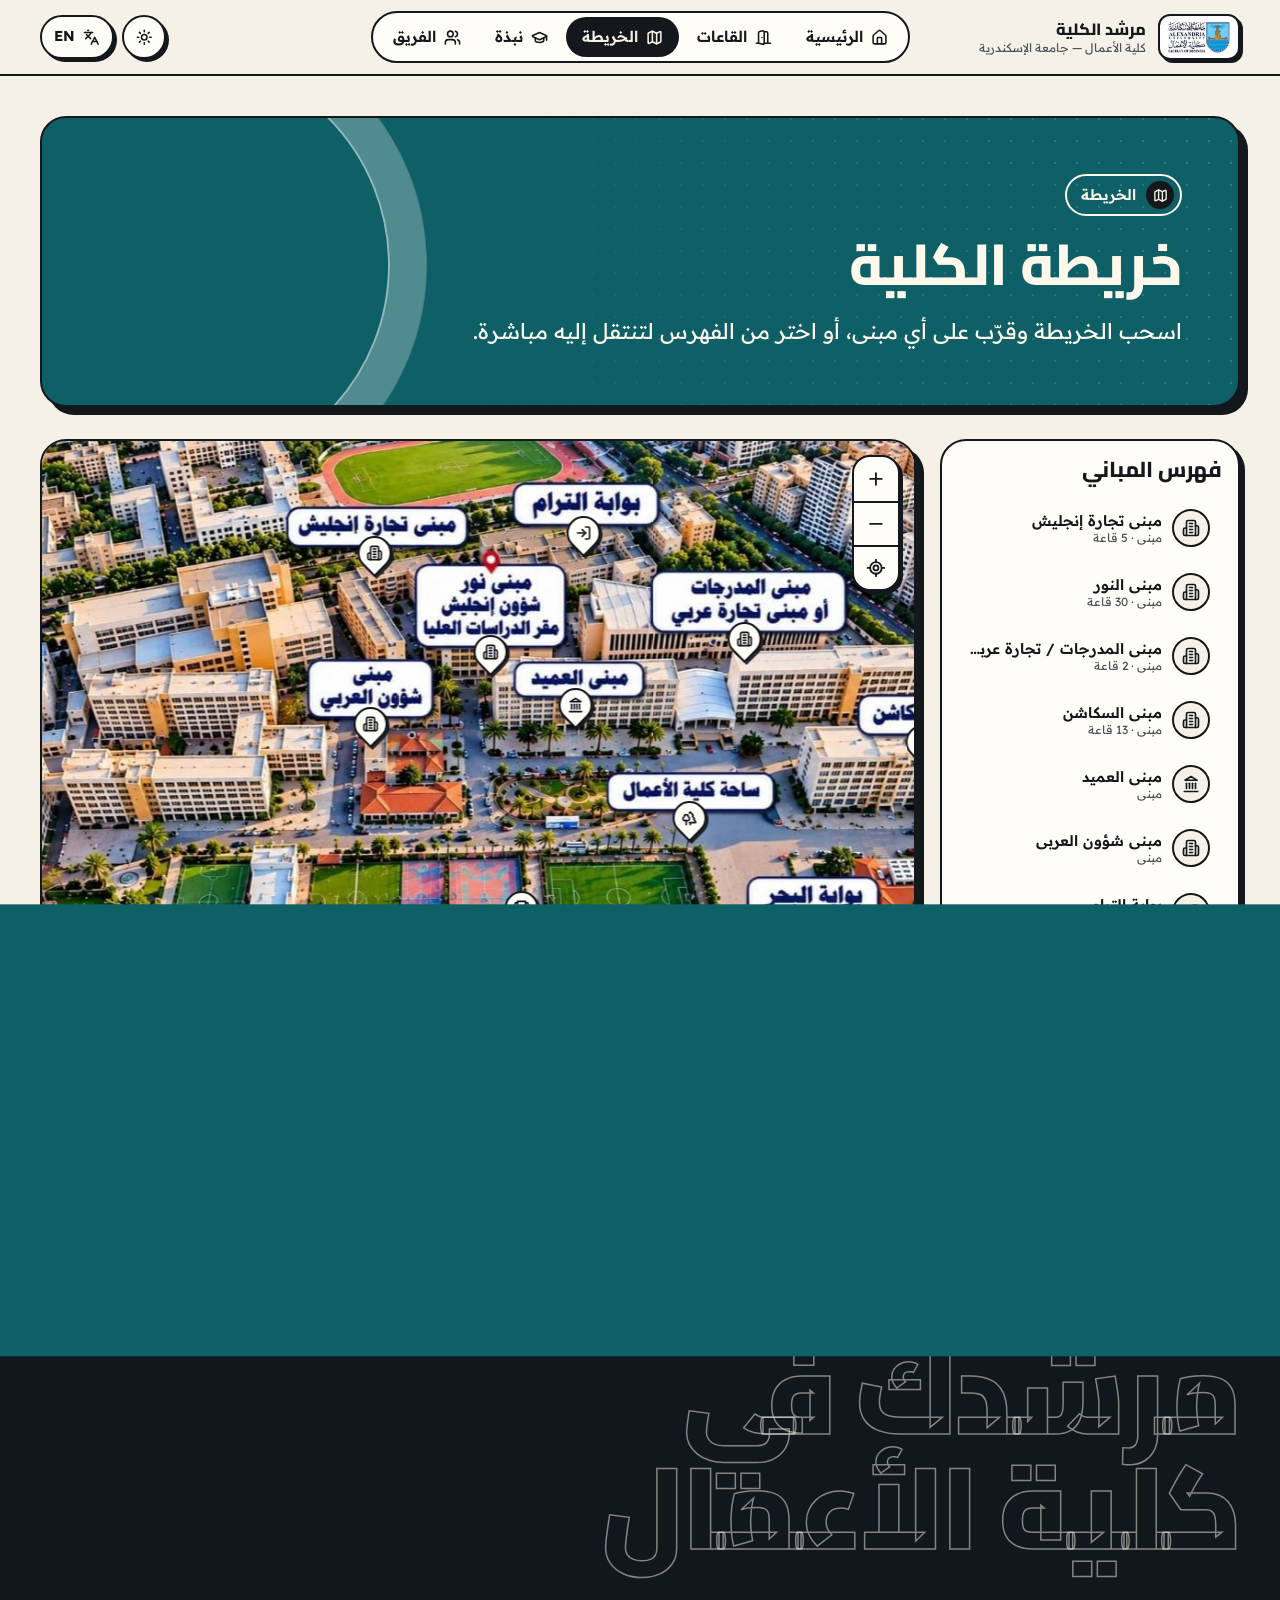
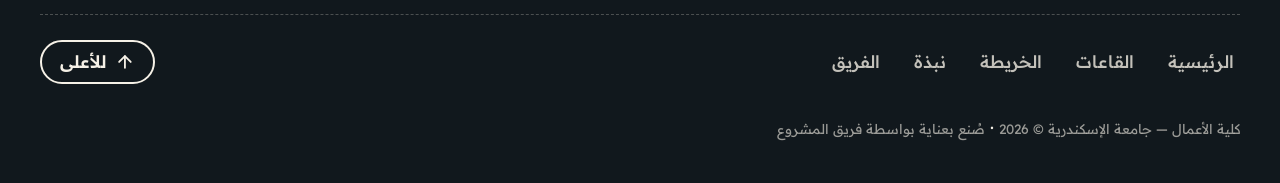
<file: pages/map.html>
<!doctype html>
<html lang="ar" dir="rtl">
<head>
  <meta charset="utf-8">
  <meta name="viewport" content="width=device-width, initial-scale=1, viewport-fit=cover">
  <meta name="theme-color" content="#f6f1e7">
  <meta name="description" content="دليلك التفاعلي لكلية الأعمال — جامعة الإسكندرية: ابحث عن القاعات، استكشف الخريطة، وتعرّف على الأقسام. · Interactive guide to the Faculty of Business, Alexandria University.">
  <title>مرشدك في كلية الأعمال · Your Guide to the Faculty of Business</title>
  <link rel="icon" href="../assets/images/faculty-logo.png">
  <script>
    /* Boot flags: applied before first paint to avoid flashes (theme, language, loader, route curtain) */
    (function () {
      var d = document.documentElement;
      d.classList.add('js');
      try {
        var t = localStorage.getItem('guide-theme');
        if (!t && matchMedia('(prefers-color-scheme: dark)').matches) t = 'dark';
        if (t) d.dataset.theme = t;
        if (localStorage.getItem('guide-lang') === 'en') { d.lang = 'en'; d.dir = 'ltr'; }
        var s = sessionStorage;
        if (s.getItem('guide-nav')) { s.removeItem('guide-nav'); d.classList.add('is-arriving'); s.setItem('guide-splash', '1'); }
        else if (!s.getItem('guide-splash')) d.classList.add('has-loader');
      } catch (e) {}
    })();
  </script>
  <link rel="stylesheet" href="../assets/css/fonts.css">
  <link rel="stylesheet" href="../assets/css/tokens.css">
  <link rel="stylesheet" href="../assets/css/base.css">
  <link rel="stylesheet" href="../assets/css/layout.css">
  <link rel="stylesheet" href="../assets/css/components.css">
  <link rel="stylesheet" href="../assets/css/motion.css">
  <link rel="stylesheet" href="../assets/css/pages/map.css">
</head>
<body data-page="map" data-base="../">
<main id="main" class="page wrap">
    <header class="page-hero is-sea" style="--tone: var(--sea)">
      <p class="eyebrow" data-reveal><b><i data-lucide="map"></i></b><span data-i18n="nav.map"></span></p>
      <h1 data-i18n="map.title" data-split></h1>
      <p class="lead" data-i18n="map.sub" data-reveal></p>
    </header>

  <section class="atlas" id="atlas">
    <aside class="atlas-index" aria-labelledby="idxT">
      <h2 id="idxT" data-i18n="map.index"></h2>
      <ol id="index"></ol>
    </aside>

    <div class="atlas-stage" id="stage">
      <div class="viewport" id="viewport" tabindex="0" role="application" data-i18n-label="map.alt">
        <div class="camera" id="camera">
          <div class="sk" id="mapSk"></div>
          <img id="mapImg" src="../assets/images/campus-map.png" data-i18n-alt="map.alt" alt="">
          <div class="pins" id="pins"></div>
        </div>
      </div>
      <div class="zoom" role="group">
        <button type="button" id="zIn" data-i18n-label="map.zin"><i data-lucide="plus"></i></button>
        <button type="button" id="zOut" data-i18n-label="map.zout"><i data-lucide="minus"></i></button>
        <button type="button" id="zReset" data-i18n-label="map.reset"><i data-lucide="locate-fixed"></i></button>
      </div>
      <p class="map-tip"><i data-lucide="hand"></i><span id="tip"></span></p>
      <p class="map-hint" id="hint" role="status" aria-live="polite"></p>

      <aside class="detail" id="detail" hidden aria-live="polite"></aside>

      <div class="map-err" id="mapErr" hidden>
        <div class="state"><span class="state-ico"><i data-lucide="wifi-off"></i></span><h3 data-i18n="map.errT"></h3><p data-i18n="map.err"></p><button class="btn btn-ink" id="mapRetry" type="button" data-i18n="err.retry"></button></div>
      </div>
    </div>
  </section>
</main>
  <script src="../assets/vendor/lucide.min.js"></script>
  <script src="../data/translations.js"></script>
  <script src="../assets/js/core/runtime.js"></script>
  <script src="../data/buildings.js"></script>
  <script src="../data/spaces.js"></script>
  <script src="../assets/js/core/shell.js"></script>
  <script src="../assets/js/core/motion.js"></script>
  <script src="../assets/js/pages/map.js"></script>
</body>
</html>
</file>
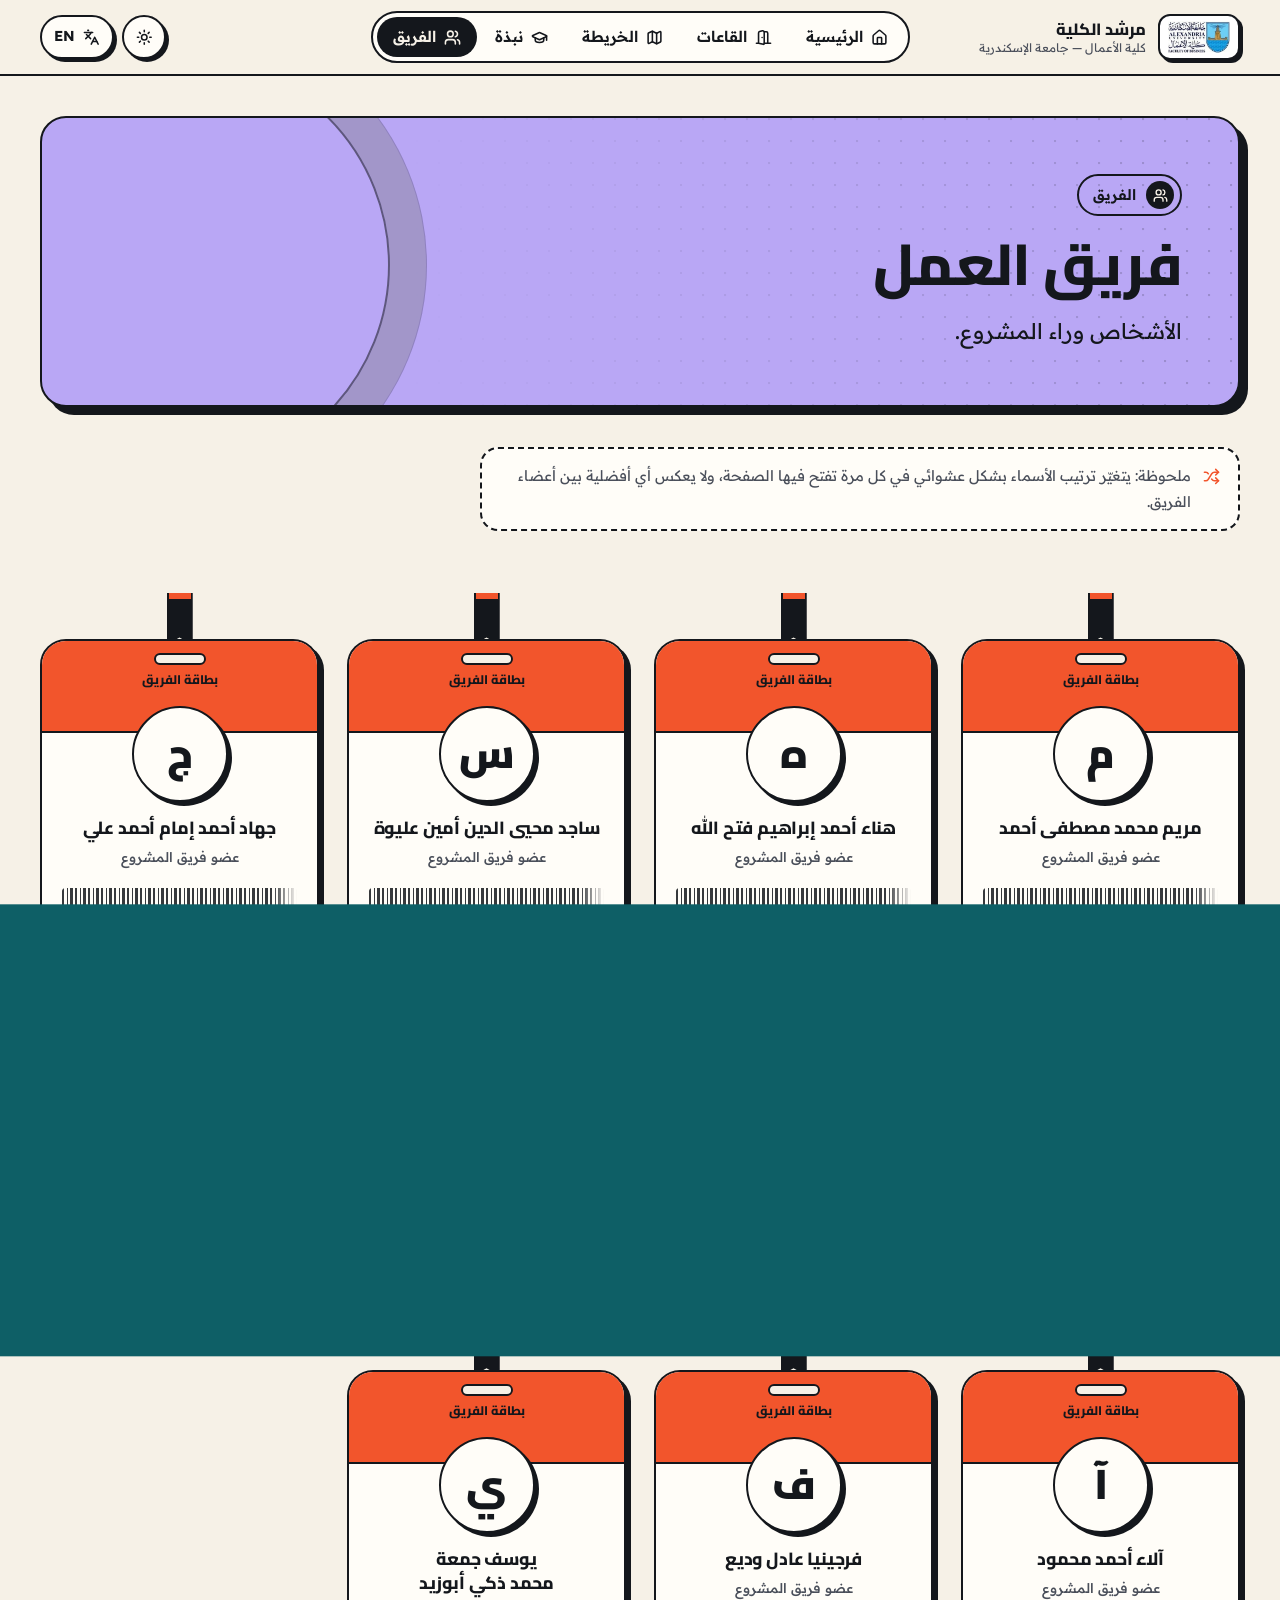
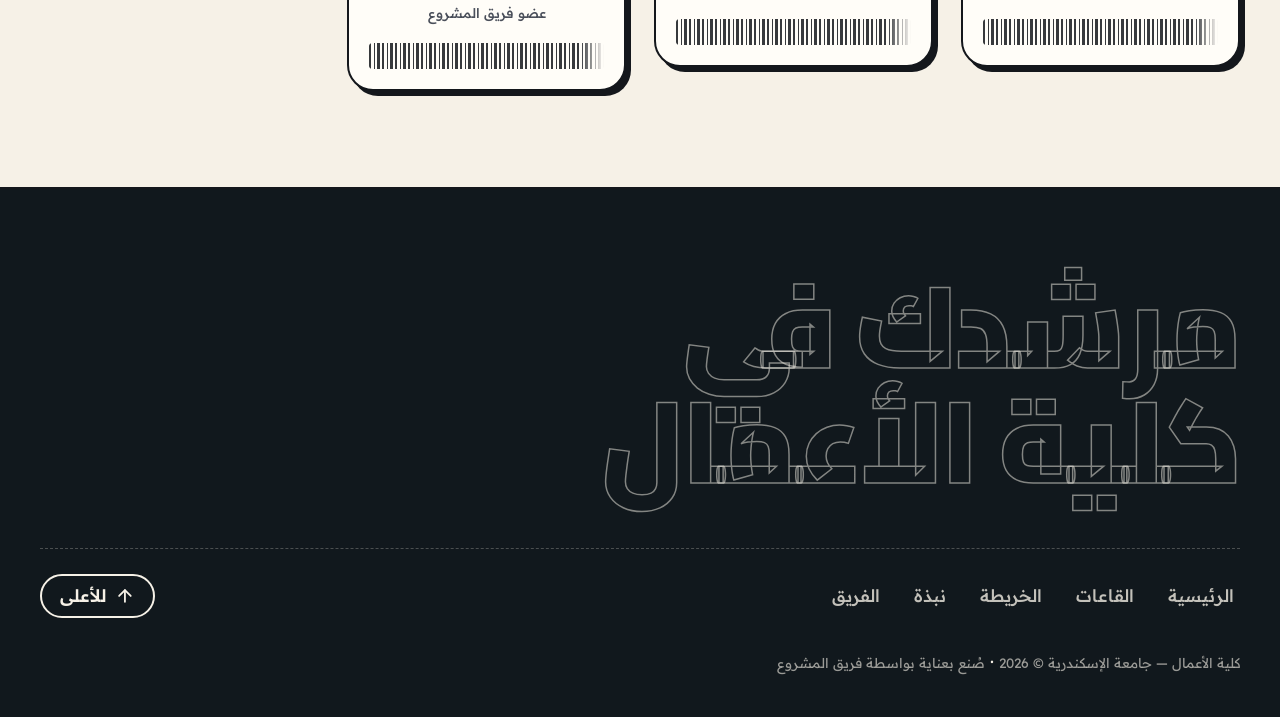
<file: pages/team.html>
<!doctype html>
<html lang="ar" dir="rtl">
<head>
  <meta charset="utf-8">
  <meta name="viewport" content="width=device-width, initial-scale=1, viewport-fit=cover">
  <meta name="theme-color" content="#f6f1e7">
  <meta name="description" content="دليلك التفاعلي لكلية الأعمال — جامعة الإسكندرية: ابحث عن القاعات، استكشف الخريطة، وتعرّف على الأقسام. · Interactive guide to the Faculty of Business, Alexandria University.">
  <title>مرشدك في كلية الأعمال · Your Guide to the Faculty of Business</title>
  <link rel="icon" href="../assets/images/faculty-logo.png">
  <script>
    /* Boot flags: applied before first paint to avoid flashes (theme, language, loader, route curtain) */
    (function () {
      var d = document.documentElement;
      d.classList.add('js');
      try {
        var t = localStorage.getItem('guide-theme');
        if (!t && matchMedia('(prefers-color-scheme: dark)').matches) t = 'dark';
        if (t) d.dataset.theme = t;
        if (localStorage.getItem('guide-lang') === 'en') { d.lang = 'en'; d.dir = 'ltr'; }
        var s = sessionStorage;
        if (s.getItem('guide-nav')) { s.removeItem('guide-nav'); d.classList.add('is-arriving'); s.setItem('guide-splash', '1'); }
        else if (!s.getItem('guide-splash')) d.classList.add('has-loader');
      } catch (e) {}
    })();
  </script>
  <link rel="stylesheet" href="../assets/css/fonts.css">
  <link rel="stylesheet" href="../assets/css/tokens.css">
  <link rel="stylesheet" href="../assets/css/base.css">
  <link rel="stylesheet" href="../assets/css/layout.css">
  <link rel="stylesheet" href="../assets/css/components.css">
  <link rel="stylesheet" href="../assets/css/motion.css">
  <link rel="stylesheet" href="../assets/css/pages/team.css">
</head>
<body data-page="team" data-base="../">
<main id="main" class="page wrap">
    <header class="page-hero " style="--tone: var(--lilac)">
      <p class="eyebrow" data-reveal><b><i data-lucide="users"></i></b><span data-i18n="nav.team"></span></p>
      <h1 data-i18n="team.title" data-split></h1>
      <p class="lead" data-i18n="team.sub" data-reveal></p>
    </header>

  <p class="team-note" data-reveal><i data-lucide="shuffle"></i><span data-i18n="team.note"></span></p>
  <section class="badges" id="team" aria-label="Team"></section>
</main>
  <script src="../assets/vendor/lucide.min.js"></script>
  <script src="../data/translations.js"></script>
  <script src="../assets/js/core/runtime.js"></script>
  <script src="../data/team.js"></script>
  <script src="../assets/js/core/shell.js"></script>
  <script src="../assets/js/core/motion.js"></script>
  <script src="../assets/js/pages/team.js"></script>
</body>
</html>
</file>
<file: assets/css/fonts.css>
/* ==========================================================================
   الخطوط المحلية — Cairo (العناوين) + Readex Pro (النصوص)
   الملفات موجودة في assets/vendor/fonts فلا حاجة لاتصال بالإنترنت.
   ========================================================================== */

@font-face { font-family: 'Cairo'; font-style: normal; font-display: swap; font-weight: 600; src: url(../vendor/fonts/cairo-arabic-600-normal.woff2) format('woff2'); unicode-range: U+0600-06FF,U+0750-077F,U+0870-088E,U+0890-0891,U+0897-08E1,U+08E3-08FF,U+200C-200E,U+2010-2011,U+204F,U+2E41,U+FB50-FDFF,U+FE70-FE74,U+FE76-FEFC; }
@font-face { font-family: 'Cairo'; font-style: normal; font-display: swap; font-weight: 600; src: url(../vendor/fonts/cairo-latin-600-normal.woff2) format('woff2'); unicode-range: U+0000-00FF,U+0131,U+0152-0153,U+02BB-02BC,U+02C6,U+02DA,U+02DC,U+0304,U+0308,U+0329,U+2000-206F,U+20AC,U+2122,U+2191,U+2193,U+2212,U+2215,U+FEFF,U+FFFD; }
@font-face { font-family: 'Cairo'; font-style: normal; font-display: swap; font-weight: 700; src: url(../vendor/fonts/cairo-arabic-700-normal.woff2) format('woff2'); unicode-range: U+0600-06FF,U+0750-077F,U+0870-088E,U+0890-0891,U+0897-08E1,U+08E3-08FF,U+200C-200E,U+2010-2011,U+204F,U+2E41,U+FB50-FDFF,U+FE70-FE74,U+FE76-FEFC; }
@font-face { font-family: 'Cairo'; font-style: normal; font-display: swap; font-weight: 700; src: url(../vendor/fonts/cairo-latin-700-normal.woff2) format('woff2'); unicode-range: U+0000-00FF,U+0131,U+0152-0153,U+02BB-02BC,U+02C6,U+02DA,U+02DC,U+0304,U+0308,U+0329,U+2000-206F,U+20AC,U+2122,U+2191,U+2193,U+2212,U+2215,U+FEFF,U+FFFD; }
@font-face { font-family: 'Cairo'; font-style: normal; font-display: swap; font-weight: 800; src: url(../vendor/fonts/cairo-arabic-800-normal.woff2) format('woff2'); unicode-range: U+0600-06FF,U+0750-077F,U+0870-088E,U+0890-0891,U+0897-08E1,U+08E3-08FF,U+200C-200E,U+2010-2011,U+204F,U+2E41,U+FB50-FDFF,U+FE70-FE74,U+FE76-FEFC; }
@font-face { font-family: 'Cairo'; font-style: normal; font-display: swap; font-weight: 800; src: url(../vendor/fonts/cairo-latin-800-normal.woff2) format('woff2'); unicode-range: U+0000-00FF,U+0131,U+0152-0153,U+02BB-02BC,U+02C6,U+02DA,U+02DC,U+0304,U+0308,U+0329,U+2000-206F,U+20AC,U+2122,U+2191,U+2193,U+2212,U+2215,U+FEFF,U+FFFD; }
@font-face { font-family: 'Cairo'; font-style: normal; font-display: swap; font-weight: 900; src: url(../vendor/fonts/cairo-arabic-900-normal.woff2) format('woff2'); unicode-range: U+0600-06FF,U+0750-077F,U+0870-088E,U+0890-0891,U+0897-08E1,U+08E3-08FF,U+200C-200E,U+2010-2011,U+204F,U+2E41,U+FB50-FDFF,U+FE70-FE74,U+FE76-FEFC; }
@font-face { font-family: 'Cairo'; font-style: normal; font-display: swap; font-weight: 900; src: url(../vendor/fonts/cairo-latin-900-normal.woff2) format('woff2'); unicode-range: U+0000-00FF,U+0131,U+0152-0153,U+02BB-02BC,U+02C6,U+02DA,U+02DC,U+0304,U+0308,U+0329,U+2000-206F,U+20AC,U+2122,U+2191,U+2193,U+2212,U+2215,U+FEFF,U+FFFD; }
@font-face { font-family: 'Readex Pro'; font-style: normal; font-display: swap; font-weight: 400; src: url(../vendor/fonts/readex-pro-arabic-400-normal.woff2) format('woff2'); unicode-range: U+0600-06FF,U+0750-077F,U+0870-088E,U+0890-0891,U+0897-08E1,U+08E3-08FF,U+200C-200E,U+2010-2011,U+204F,U+2E41,U+FB50-FDFF,U+FE70-FE74,U+FE76-FEFC; }
@font-face { font-family: 'Readex Pro'; font-style: normal; font-display: swap; font-weight: 400; src: url(../vendor/fonts/readex-pro-latin-400-normal.woff2) format('woff2'); unicode-range: U+0000-00FF,U+0131,U+0152-0153,U+02BB-02BC,U+02C6,U+02DA,U+02DC,U+0304,U+0308,U+0329,U+2000-206F,U+20AC,U+2122,U+2191,U+2193,U+2212,U+2215,U+FEFF,U+FFFD; }
@font-face { font-family: 'Readex Pro'; font-style: normal; font-display: swap; font-weight: 500; src: url(../vendor/fonts/readex-pro-arabic-500-normal.woff2) format('woff2'); unicode-range: U+0600-06FF,U+0750-077F,U+0870-088E,U+0890-0891,U+0897-08E1,U+08E3-08FF,U+200C-200E,U+2010-2011,U+204F,U+2E41,U+FB50-FDFF,U+FE70-FE74,U+FE76-FEFC; }
@font-face { font-family: 'Readex Pro'; font-style: normal; font-display: swap; font-weight: 500; src: url(../vendor/fonts/readex-pro-latin-500-normal.woff2) format('woff2'); unicode-range: U+0000-00FF,U+0131,U+0152-0153,U+02BB-02BC,U+02C6,U+02DA,U+02DC,U+0304,U+0308,U+0329,U+2000-206F,U+20AC,U+2122,U+2191,U+2193,U+2212,U+2215,U+FEFF,U+FFFD; }
@font-face { font-family: 'Readex Pro'; font-style: normal; font-display: swap; font-weight: 600; src: url(../vendor/fonts/readex-pro-arabic-600-normal.woff2) format('woff2'); unicode-range: U+0600-06FF,U+0750-077F,U+0870-088E,U+0890-0891,U+0897-08E1,U+08E3-08FF,U+200C-200E,U+2010-2011,U+204F,U+2E41,U+FB50-FDFF,U+FE70-FE74,U+FE76-FEFC; }
@font-face { font-family: 'Readex Pro'; font-style: normal; font-display: swap; font-weight: 600; src: url(../vendor/fonts/readex-pro-latin-600-normal.woff2) format('woff2'); unicode-range: U+0000-00FF,U+0131,U+0152-0153,U+02BB-02BC,U+02C6,U+02DA,U+02DC,U+0304,U+0308,U+0329,U+2000-206F,U+20AC,U+2122,U+2191,U+2193,U+2212,U+2215,U+FEFF,U+FFFD; }
@font-face { font-family: 'Readex Pro'; font-style: normal; font-display: swap; font-weight: 700; src: url(../vendor/fonts/readex-pro-arabic-700-normal.woff2) format('woff2'); unicode-range: U+0600-06FF,U+0750-077F,U+0870-088E,U+0890-0891,U+0897-08E1,U+08E3-08FF,U+200C-200E,U+2010-2011,U+204F,U+2E41,U+FB50-FDFF,U+FE70-FE74,U+FE76-FEFC; }
@font-face { font-family: 'Readex Pro'; font-style: normal; font-display: swap; font-weight: 700; src: url(../vendor/fonts/readex-pro-latin-700-normal.woff2) format('woff2'); unicode-range: U+0000-00FF,U+0131,U+0152-0153,U+02BB-02BC,U+02C6,U+02DA,U+02DC,U+0304,U+0308,U+0329,U+2000-206F,U+20AC,U+2122,U+2191,U+2193,U+2212,U+2215,U+FEFF,U+FFFD; }
</file>
<file: assets/css/tokens.css>
/* ==========================================================================
   Design tokens — "Campus Atlas" visual language
   Warm paper · ink outlines · flat colour blocks · hard offset shadows.
   Every colour, size and motion curve used by the UI is defined here.
   ========================================================================== */

:root {
  /* Surfaces */
  --paper:      #f6f1e7;
  --paper-2:    #ece5d4;
  --surface:    #fffdf8;
  --night:      #11181d;

  /* Ink */
  --ink:        #14171c;
  --ink-2:      #4a4f5a;
  --ink-3:      #7b808b;
  --on-night:   #f6f1e7;

  /* Lines & shadows */
  --line:       #14171c;
  --line-soft:  rgba(20, 23, 28, .14);
  --shadow-c:   #14171c;
  --sh-1:       3px 3px 0 var(--shadow-c);
  --sh-2:       5px 5px 0 var(--shadow-c);
  --sh-3:       8px 8px 0 var(--shadow-c);

  /* Brand colours (flat blocks — always paired with --on-tone text) */
  --coral:      #f2552c;
  --sun:        #ffc23c;
  --mint:       #7fd1a5;
  --lilac:      #b9a7f5;
  --sky:        #8cc8e8;
  --sea:        #0e5f66;
  --on-tone:    #14171c;
  --on-sea:     #fdf8ec;

  /* Shape */
  --r-xs: 8px;
  --r-sm: 12px;
  --r-md: 18px;
  --r-lg: 26px;
  --r-pill: 999px;
  --bw: 2px;                       /* outline weight */

  /* Layout */
  --wrap: 1200px;
  --gutter: clamp(16px, 4vw, 32px);
  --hdr: 76px;
  --dock: 66px;                    /* ارتفاع شريط التنقل السفلي في الهاتف */
  --safe-b: env(safe-area-inset-bottom, 0px);

  /* شريط التنقل السفلي (يتغير مع الوضع الليلي ليبقى واضحًا دائمًا) */
  --dock-bg:      #14171c;
  --dock-fg:      #f6f1e7;
  --dock-fg-dim:  rgba(246, 241, 231, .72);
  --dock-edge:    #14171c;

  /* Typography */
  --font-display: "Cairo", "Segoe UI", Tahoma, system-ui, sans-serif;
  --font-body:    "Readex Pro", "Segoe UI", Tahoma, system-ui, sans-serif;
  --fs-0: clamp(.86rem, .84rem + .1vw, .94rem);
  --fs-1: clamp(1rem, .97rem + .15vw, 1.08rem);
  --fs-2: clamp(1.15rem, 1.08rem + .35vw, 1.35rem);
  --fs-3: clamp(1.4rem, 1.2rem + 1vw, 2rem);
  --fs-4: clamp(2rem, 1.4rem + 2.8vw, 3.6rem);
  --fs-5: clamp(2.5rem, 1.2rem + 6vw, 5.6rem);

  /* Motion */
  --ease-out:    cubic-bezier(.22, 1, .36, 1);
  --ease-spring: cubic-bezier(.34, 1.56, .64, 1);
  --ease-io:     cubic-bezier(.65, 0, .35, 1);
  --t-fast: .18s;
  --t-med:  .45s;
  --t-slow: .9s;
}

/* Dark appearance — same layout, inverted surfaces */
:root[data-theme="dark"] {
  --paper:      #0f1316;
  --paper-2:    #171c21;
  --surface:    #1b2127;
  --ink:        #f4efe4;
  --ink-2:      #b9bdc6;
  --ink-3:      #8a909b;
  --line:       #3a434d;
  --line-soft:  rgba(244, 239, 228, .12);
  --shadow-c:   #000;
  --night:      #070a0c;

  --dock-bg:      #222a32;
  --dock-fg:      #f4efe4;
  --dock-fg-dim:  #b7bec9;
  --dock-edge:    #46515d;
  color-scheme: dark;
}
:root:not([data-theme="dark"]) { color-scheme: light; }
</file>
<file: assets/css/base.css>
/* Reset, typography and global utilities */

*, *::before, *::after { box-sizing: border-box; }

html {
  -webkit-text-size-adjust: 100%;
  overflow-x: clip;               /* لا يتسع عرض الصفحة أبدًا بسبب حركة أو عنصر خارج الشاشة */
  scroll-behavior: smooth;
  scroll-padding-top: calc(var(--hdr) + 16px);
}

body {
  margin: 0;
  min-height: 100dvh;
  font-family: var(--font-body);
  font-size: var(--fs-1);
  line-height: 1.75;
  color: var(--ink);
  background: var(--paper);
  overflow-x: clip;
  -webkit-font-smoothing: antialiased;
  text-rendering: optimizeLegibility;
}

h1, h2, h3, h4, h5, h6, p, ul, ol, figure, dl, dd { margin: 0; }
ul, ol { padding: 0; list-style: none; }
img, svg { max-width: 100%; }
/* النصوص الطويلة تلتف داخل الكروت ولا تُقص أبدًا */
h1, h2, h3, h4, h5, h6, p, li, span, strong, small, a, button { overflow-wrap: anywhere; }
button, .chip, .btn, .tag, .nav-link, .dock-link { overflow-wrap: normal; }
a { color: inherit; }
button, input, select { font: inherit; color: inherit; }
button { cursor: pointer; }
h1, h2, h3, h4 { font-family: var(--font-display); line-height: 1.2; font-weight: 800; letter-spacing: -.01em; }
[dir="ltr"] h1, [dir="ltr"] h2, [dir="ltr"] h3 { letter-spacing: -.025em; }
[hidden] { display: none !important; }

svg.lucide { width: 1.15em; height: 1.15em; flex: none; stroke-width: 2.2; }

::selection { background: var(--sun); color: #14171c; }

:focus-visible {
  outline: 3px solid var(--coral);
  outline-offset: 3px;
  border-radius: 6px;
}

.wrap { width: min(var(--wrap), 100% - var(--gutter) * 2); margin-inline: auto; }
.muted { color: var(--ink-2); }
.sr-only {
  position: absolute; width: 1px; height: 1px; margin: -1px; padding: 0;
  overflow: hidden; clip: rect(0 0 0 0); white-space: nowrap; border: 0;
}

.skip-link {
  position: fixed; inset-block-start: 8px; inset-inline-start: 8px; z-index: 500;
  padding: 10px 18px; border-radius: var(--r-pill);
  background: var(--ink); color: var(--paper); font-weight: 600; text-decoration: none;
  transform: translateY(-160%); transition: transform var(--t-fast);
}
.skip-link:focus { transform: none; }

/* Marker highlight used inside headlines: *word* */
.mark {
  position: relative; display: inline-block; z-index: 0; white-space: nowrap;
}
.mark::after {
  content: ""; position: absolute; z-index: -1;
  inset-inline: -.12em; inset-block: 58% -.02em;
  background: var(--tone, var(--sun)); border-radius: 4px;
  transform: scaleX(0); transform-origin: right center;
  transition: transform .9s .5s var(--ease-out);
}
[dir="ltr"] .mark::after { transform-origin: left center; }
.is-in .mark::after, .mark.is-in::after, html:not(.js) .mark::after { transform: scaleX(1); }

@media (prefers-reduced-motion: reduce) {
  *, *::before, *::after {
    animation-duration: .001s !important;
    animation-iteration-count: 1 !important;
    transition-duration: .001s !important;
    scroll-behavior: auto !important;
  }
}
</file>
<file: assets/css/layout.css>
/* App shell: top bar, mobile dock, footer, loader, page curtain, page hero */

/* ---------- Top bar ----------
   ثلاثة أعمدة: الشعار (بداية) · القائمة (في المنتصف تمامًا) · الأدوات (نهاية).
   العمودان الجانبيان متساويان فتبقى القائمة في منتصف الشاشة بالضبط. */
.topbar {
  position: fixed; inset: 0 0 auto 0; z-index: 80; height: var(--hdr);
  background: color-mix(in srgb, var(--paper) 96%, transparent);
  border-bottom: var(--bw) solid var(--line);
  transition: transform .45s var(--ease-out), box-shadow .3s;
}
.topbar.is-hidden { transform: translateY(-101%); }
.topbar-in { height: 100%; display: grid; grid-template-columns: minmax(0, 1fr) auto minmax(0, 1fr); align-items: center; gap: 16px; }

.brand { display: flex; align-items: center; gap: 12px; text-decoration: none; min-width: 0; justify-self: start; }
.brand-logo {
  flex: none; display: grid; place-items: center; height: 46px; padding: 4px 8px;
  background: #fff; border: var(--bw) solid var(--line); border-radius: var(--r-sm);
  box-shadow: var(--sh-1); transition: transform .3s var(--ease-spring);
}
.brand:hover .brand-logo { transform: rotate(-4deg) scale(1.04); }
.brand-logo img { height: 32px; width: auto; display: block; }
.brand-text { min-width: 0; line-height: 1.3; }
.brand-text strong { display: block; font-family: var(--font-display); font-weight: 800; font-size: 1.02rem; white-space: nowrap; overflow: hidden; text-overflow: ellipsis; }
.brand-text small { display: block; color: var(--ink-2); font-size: .74rem; white-space: nowrap; overflow: hidden; text-overflow: ellipsis; }

.nav { position: relative; display: flex; gap: 2px; padding: 4px; border: var(--bw) solid var(--line); border-radius: var(--r-pill); background: var(--surface); }
.nav-ind {
  position: absolute; inset-block: 4px; left: 0; width: var(--w, 0); border-radius: var(--r-pill);
  background: var(--ink); transform: translateX(var(--x, 0)); opacity: var(--o, 0);
  transition: transform .5s var(--ease-out), width .5s var(--ease-out), opacity .2s;
}
.nav-link {
  position: relative; z-index: 1; display: flex; align-items: center; gap: 8px; padding: 7px 16px;
  border-radius: var(--r-pill); text-decoration: none; font-weight: 600; font-size: .95rem; white-space: nowrap;
  color: var(--ink); transition: color .25s;
}
.nav-link svg { width: 17px; height: 17px; }
.nav-link:hover { color: var(--coral); }
.nav-link.is-active { color: var(--paper); }

.tools { display: flex; gap: 8px; justify-self: end; }
.tool-btn {
  display: inline-flex; align-items: center; justify-content: center; gap: 8px; height: 44px; min-width: 44px; padding-inline: 12px;
  border: var(--bw) solid var(--line); border-radius: var(--r-pill); background: var(--surface); color: var(--ink); font-weight: 700; font-size: .9rem;
  box-shadow: var(--sh-1); transition: transform .15s, box-shadow .15s, background .2s;
}
.tool-btn:hover { background: var(--sun); color: #14171c; }
.tool-btn:active { transform: translate(3px, 3px); box-shadow: 0 0 0 var(--shadow-c); }
.theme-btn .i-moon { display: none; }
[data-theme="dark"] .theme-btn .i-sun { display: none; }
[data-theme="dark"] .theme-btn .i-moon { display: block; }

.progress { position: absolute; inset: auto 0 -3px 0; height: 3px; pointer-events: none; }
.progress i { display: block; height: 100%; background: var(--coral); transform-origin: right; transform: scaleX(var(--p, 0)); }
[dir="ltr"] .progress i { transform-origin: left; }

/* ---------- Mobile dock ---------- */
.dock { display: none; }

/* شاشات متوسطة: نضغط القائمة لتبقى في المنتصف دون ازدحام */
@media (max-width: 1100px) {
  .brand-text small { display: none; }
  .nav-link { padding: 7px 12px; font-size: .9rem; }
  .nav-link svg { display: none; }
}
@media (max-width: 900px) {
  .topbar-in { grid-template-columns: minmax(0, 1fr) auto; }
  .nav { display: none; }
}
@media (max-width: 820px) {
  :root { --hdr: 64px; }
  .topbar-in { gap: 10px; }
  .brand { gap: 10px; }
  .brand-logo { height: 40px; padding: 3px 6px; }
  .brand-logo img { height: 26px; }
  .brand-text strong { font-size: .95rem; }
  .tool-btn { height: 40px; min-width: 40px; padding-inline: 10px; box-shadow: 2px 2px 0 var(--shadow-c); }
}
@media (max-width: 900px) {
  .dock {
    position: fixed; z-index: 80; inset-inline: 12px; bottom: calc(10px + var(--safe-b));
    width: auto; max-width: 440px; margin-inline: auto;
    display: grid; grid-template-columns: repeat(5, minmax(0, 1fr)); padding: 6px; height: var(--dock);
    background: var(--dock-bg); border: var(--bw) solid var(--dock-edge); border-radius: 24px;
    box-shadow: 0 6px 0 -2px rgba(0, 0, 0, .28), 0 14px 30px rgba(0, 0, 0, .28);
    transition: transform .45s var(--ease-out);
  }
  .dock.is-hidden { transform: translateY(160%); }
  .dock-ind {
    position: absolute; inset-block: 6px; left: 0; width: var(--w, 0); border-radius: 18px; background: var(--coral);
    transform: translateX(var(--x, 0)); opacity: var(--o, 0); transition: transform .5s var(--ease-spring), width .3s, opacity .2s;
  }
  .dock-link {
    position: relative; z-index: 1; display: flex; flex-direction: column; align-items: center; justify-content: center; gap: 3px; min-width: 0;
    color: var(--dock-fg-dim); text-decoration: none; font-size: .74rem; font-weight: 600; line-height: 1.2; white-space: nowrap;
    transition: color .2s, transform .3s var(--ease-spring);
  }
  .dock-link span { max-width: 100%; overflow: hidden; text-overflow: ellipsis; }
  .dock-link svg { width: 22px; height: 22px; stroke-width: 2.1; }
  .dock-link:hover { color: var(--dock-fg); }
  .dock-link.is-active { color: #14171c; }
  .dock-link.is-active svg { transform: translateY(-1px) scale(1.08); }
  .dock-link:active { transform: scale(.92); }
}
@media (max-width: 380px) {
  .brand-text { display: none; }
  .dock { inset-inline: 8px; }
  .dock-link { font-size: .72rem; }
}

/* ---------- Page shell ---------- */
.page { padding-block: calc(var(--hdr) + clamp(20px, 4vw, 40px)) clamp(48px, 8vw, 96px); }

/* ---------- Page hero (shared by inner pages) ---------- */
.page-hero {
  --tone: var(--coral);
  position: relative; overflow: hidden; isolation: isolate;
  padding: clamp(24px, 5vw, 56px); border: var(--bw) solid var(--line); border-radius: var(--r-lg);
  background: var(--tone); color: var(--on-tone); box-shadow: var(--sh-3);
  display: grid; grid-template-columns: minmax(0, 1fr); gap: 16px; align-content: start;
}
.page-hero > * { min-width: 0; }
.page-hero::before {            /* dotted grid */
  content: ""; position: absolute; inset: 0; z-index: -1; opacity: .35;
  background: radial-gradient(circle at 1px 1px, rgba(20, 23, 28, .55) 1.2px, transparent 1.6px) 0 0 / 22px 22px;
  mask-image: linear-gradient(to left, #000, transparent 70%);
  -webkit-mask-image: linear-gradient(to left, #000, transparent 70%);
}
[dir="ltr"] .page-hero::before { mask-image: linear-gradient(to right, #000, transparent 70%); -webkit-mask-image: linear-gradient(to right, #000, transparent 70%); }
.page-hero::after {             /* big ring */
  content: ""; position: absolute; z-index: -1; width: clamp(180px, 34vw, 420px); aspect-ratio: 1; border-radius: 50%;
  inset-block-start: -22%; inset-inline-end: -6%; border: var(--bw) solid rgba(20, 23, 28, .55);
  box-shadow: 0 0 0 clamp(18px, 3vw, 36px) rgba(255, 255, 255, .16), 0 0 0 clamp(19px, 3vw, 37px) rgba(20, 23, 28, .25);
  animation: drift 14s ease-in-out infinite alternate;
}
.page-hero.is-sea { color: var(--on-sea); }
.page-hero.is-sea::before { background-image: radial-gradient(circle at 1px 1px, rgba(255, 255, 255, .5) 1.2px, transparent 1.6px); }
.page-hero.is-sea::after { border-color: rgba(255, 255, 255, .55); box-shadow: 0 0 0 clamp(18px, 3vw, 36px) rgba(255, 255, 255, .07), 0 0 0 clamp(19px, 3vw, 37px) rgba(255, 255, 255, .22); }

.eyebrow { display: inline-flex; align-items: center; gap: 10px; width: fit-content; padding: 5px 14px 5px 6px; padding-inline: 6px 14px; border: var(--bw) solid currentColor; border-radius: var(--r-pill); font-weight: 600; font-size: var(--fs-0); }
.eyebrow b { display: grid; place-items: center; width: 28px; height: 28px; border-radius: 50%; background: var(--ink); color: var(--paper); }
.eyebrow b svg { width: 15px; height: 15px; }
.eyebrow > span { min-width: 0; }
.page-hero h1 { font-size: var(--fs-4); line-height: 1.12; text-wrap: balance; max-width: 18ch; }
.page-hero .lead { max-width: 58ch; font-size: var(--fs-2); line-height: 1.7; opacity: .88; }

/* ---------- Footer ---------- */
.footer { position: relative; background: var(--night); color: var(--on-night); padding-block: clamp(40px, 7vw, 80px) 40px; border-top: var(--bw) solid var(--line); overflow: hidden; }
.footer-word { font: 900 clamp(2.2rem, 9vw, 7.4rem)/1 var(--font-display); letter-spacing: -.03em; color: transparent; -webkit-text-stroke: 1.5px rgba(246, 241, 231, .5); text-wrap: balance; margin-bottom: clamp(24px, 4vw, 48px); }
.footer-grid { display: flex; flex-wrap: wrap; gap: 24px 48px; align-items: center; justify-content: space-between; padding-top: 24px; border-top: 1px dashed rgba(246, 241, 231, .25); }
.footer nav { display: flex; flex-wrap: wrap; gap: 8px 22px; }
.footer nav a { padding: 8px 6px; color: var(--on-night); opacity: .78; text-decoration: none; font-weight: 500; transition: opacity .2s, color .2s; }
.footer nav a:hover { opacity: 1; color: var(--sun); }
.footer small { color: rgba(246, 241, 231, .6); font-size: .85rem; }
.to-top { display: inline-flex; align-items: center; gap: 8px; height: 44px; padding-inline: 18px; border: var(--bw) solid var(--on-night); border-radius: var(--r-pill); background: transparent; color: var(--on-night); font-weight: 600; transition: background .2s, color .2s, transform .2s var(--ease-spring); }
.to-top:hover { background: var(--sun); color: #14171c; transform: translateY(-3px); }

@media (max-width: 900px) {
  .footer { padding-block-end: calc(var(--dock) + 36px + var(--safe-b)); }   /* مساحة تحت الفوتر حتى لا يغطيه الشريط السفلي */
  .footer-grid { justify-content: flex-start; }
}

/* ---------- Loader (first visit of a session) ---------- */
.loader { position: fixed; inset: 0; z-index: 400; display: grid; place-items: center; color: var(--on-sea); pointer-events: none; }
.loader-half { position: absolute; inset-inline: 0; height: 50.2%; background: var(--sea); transition: transform .9s .1s var(--ease-io); }
.loader-half.t { top: 0; } .loader-half.b { bottom: 0; }
.loader-in { position: relative; display: grid; justify-items: center; gap: 18px; padding: 24px; text-align: center; transition: opacity .35s, transform .5s var(--ease-io); }
.loader-logo { padding: 8px 18px; background: #fff; border: var(--bw) solid #14171c; border-radius: var(--r-md); box-shadow: 6px 6px 0 #14171c; animation: pop .8s var(--ease-spring) both; }
.loader-logo img { height: 74px; display: block; }
.loader-num { font: 900 clamp(4rem, 16vw, 8rem)/1 var(--font-display); font-variant-numeric: tabular-nums; letter-spacing: -.04em; direction: ltr; }
.loader-num sup { font-size: .32em; vertical-align: top; margin-inline-start: 4px; opacity: .7; }
.loader-bar { width: min(260px, 64vw); height: 6px; border-radius: 6px; border: 1.5px solid rgba(255, 255, 255, .7); overflow: hidden; }
.loader-bar i { display: block; height: 100%; background: var(--sun); transform-origin: left; transform: scaleX(var(--p, .02)); transition: transform .35s var(--ease-out); }
.loader-title { font: 700 1rem/1.5 var(--font-display); opacity: .85; }
.loader.is-out .loader-in { opacity: 0; transform: scale(.94); }
.loader.is-out .loader-half.t { transform: translateY(-101%); }
.loader.is-out .loader-half.b { transform: translateY(101%); }
html.has-loader, html.has-loader body { overflow: hidden; }

/* ---------- Page curtain (route change) ---------- */
body::before {
  content: ""; position: fixed; inset: 0; z-index: 390; pointer-events: none; background: var(--coral);
  transform: scaleY(0); transform-origin: top;
}
html.is-leaving body::before { animation: curtain-in .42s var(--ease-io) both; }
html.is-arriving body::before { animation: curtain-out .7s .05s var(--ease-io) both; }
html.is-leaving { pointer-events: none; }
@keyframes curtain-in  { from { transform: scaleY(0); transform-origin: bottom; } to { transform: scaleY(1); transform-origin: bottom; } }
@keyframes curtain-out { from { transform: scaleY(1); transform-origin: top; } to { transform: scaleY(0); transform-origin: top; } }

@media (max-width: 560px) {
  .page-hero::after { width: 150px; inset-block-start: -12%; inset-inline-end: -14%; opacity: .8; }
  .page-hero .lead { font-size: var(--fs-1); }
}

@keyframes pop { from { opacity: 0; transform: scale(.7) rotate(-6deg); } to { opacity: 1; transform: none; } }
@keyframes drift { to { transform: translate(-3%, 6%) rotate(12deg); } }
</file>
<file: assets/css/components.css>
/* Reusable components: buttons, chips, inputs, tabs, badges, states, skeletons */

/* ---------- Buttons ---------- */
.btn {
  --bg: var(--coral); --fg: #14171c;
  position: relative; display: inline-flex; align-items: center; justify-content: center; gap: 10px;
  min-height: 52px; padding: 0 26px; border: var(--bw) solid var(--line); border-radius: var(--r-pill);
  background: var(--bg); color: var(--fg); font: 700 1rem/1 var(--font-body); text-decoration: none; white-space: nowrap;
  box-shadow: var(--sh-2); transition: transform .18s var(--ease-out), box-shadow .18s var(--ease-out), background .2s;
}
.btn:hover { transform: translate(-2px, -2px); box-shadow: 7px 7px 0 var(--shadow-c); }
.btn:active { transform: translate(4px, 4px); box-shadow: 0 0 0 var(--shadow-c); }
.btn svg { transition: transform .3s var(--ease-spring); }
.btn:hover svg.nudge { transform: translateX(-4px); }
[dir="ltr"] .btn:hover svg.nudge { transform: translateX(4px); }
.btn-ink   { --bg: var(--ink); --fg: var(--paper); }
.btn-paper { --bg: var(--surface); --fg: var(--ink); }
.btn-sun   { --bg: var(--sun); }
.btn-sm { min-height: 42px; padding: 0 18px; font-size: .92rem; box-shadow: var(--sh-1); }

/* ---------- Chips ---------- */
.chip {
  display: inline-flex; align-items: center; gap: 8px; min-height: 40px; padding: 4px 16px;
  border: var(--bw) solid var(--line); border-radius: var(--r-pill); background: var(--surface);
  font-weight: 600; font-size: .92rem; text-decoration: none; white-space: nowrap;
  transition: background .2s, color .2s, transform .2s var(--ease-spring);
}
button.chip:hover, a.chip:hover { transform: translateY(-2px); background: var(--sun); color: #14171c; }
.chip[aria-pressed="true"], .chip.is-on { background: var(--ink); color: var(--paper); }
.chip em { font: 700 .72rem/1 var(--font-display); font-style: normal; padding: 3px 7px; border-radius: var(--r-pill); background: var(--paper-2); color: var(--ink); }
.chip[aria-pressed="true"] em { background: var(--coral); color: #14171c; }
.chip.is-static { white-space: normal; max-width: 100%; line-height: 1.5; border-radius: 18px; min-height: 32px; padding: 2px 12px; font-size: .85rem; font-weight: 500; background: var(--paper); border-color: var(--line-soft); }
.chips { display: flex; flex-wrap: wrap; gap: 8px; }

/* ---------- Tag / badge ---------- */
.tag { display: inline-flex; align-items: center; gap: 6px; padding: 3px 12px; border: var(--bw) solid var(--line); border-radius: var(--r-pill); background: var(--tone, var(--sun)); color: #14171c; font-weight: 700; font-size: .78rem; }

/* ---------- Search field ---------- */
.search {
  display: flex; align-items: center; gap: 12px; width: 100%; max-width: 640px; min-height: 64px; padding: 6px 8px 6px 8px;
  padding-inline: 20px 8px; border: var(--bw) solid var(--line); border-radius: var(--r-pill);
  background: var(--surface); color: var(--ink); box-shadow: var(--sh-2); transition: box-shadow .2s, transform .2s var(--ease-out);
}
.search:focus-within { transform: translate(-2px, -2px); box-shadow: 7px 7px 0 var(--coral); }
.search > svg { color: var(--ink-2); width: 1.4em; height: 1.4em; }
.search input { flex: 1; min-width: 0; height: 48px; border: 0; outline: 0; background: none; font-size: 1.08rem; font-weight: 500; }
.search input::placeholder { color: var(--ink-3); font-weight: 400; }
.search input::-webkit-search-cancel-button { display: none; }
.kbd { display: grid; place-items: center; min-width: 30px; height: 30px; padding-inline: 8px; border: var(--bw) solid var(--line-soft); border-bottom-width: 3px; border-radius: 8px; font: 700 .85rem/1 var(--font-display); color: var(--ink-2); }
.search:focus-within .kbd { display: none; }
@media (hover: none), (pointer: coarse), (max-width: 640px) { .kbd { display: none; } }      /* اختصار لوحة المفاتيح لا معنى له على اللمس */
.icon-btn { display: grid; place-items: center; width: 38px; height: 38px; border: var(--bw) solid var(--line); border-radius: 50%; background: var(--paper-2); transition: background .2s, transform .2s var(--ease-spring); }
.icon-btn:hover { background: var(--coral); transform: rotate(90deg); }

/* ---------- Segmented control with sliding thumb ---------- */
.seg { justify-self: start; position: relative; display: inline-flex; padding: 4px; border: var(--bw) solid var(--line); border-radius: var(--r-pill); background: var(--surface); max-width: 100%; overflow-x: auto; scrollbar-width: none; }
.seg::-webkit-scrollbar { display: none; }
.seg-thumb { position: absolute; inset-block: 4px; left: 0; width: var(--w, 0); border-radius: var(--r-pill); background: var(--ink); transform: translateX(var(--x, 0)); transition: transform .5s var(--ease-out), width .5s var(--ease-out); }
.seg button { position: relative; z-index: 1; display: inline-flex; align-items: center; gap: 8px; min-height: 40px; padding: 0 16px; border: 0; border-radius: var(--r-pill); background: none; font-weight: 600; font-size: .92rem; white-space: nowrap; transition: color .3s; }
.seg button[aria-selected="true"], .seg button[aria-pressed="true"] { color: var(--paper); }

/* صف أفقي قابل للتمرير مع تلاشي حوافه ليعرف المستخدم أن هناك المزيد */
.fade-row {
  --f: 18px;
  overflow-x: auto; scrollbar-width: none; overscroll-behavior-x: contain; scroll-snap-type: x proximity; scroll-padding-inline: 18px;
  -webkit-mask-image: linear-gradient(to right, transparent 0, #000 var(--f), #000 calc(100% - var(--f)), transparent 100%);
          mask-image: linear-gradient(to right, transparent 0, #000 var(--f), #000 calc(100% - var(--f)), transparent 100%);
}
.fade-row::-webkit-scrollbar { display: none; }
.fade-row > * { scroll-snap-align: start; }

/* ---------- Empty / error state ---------- */
.state { grid-column: 1 / -1; display: grid; justify-items: center; gap: 12px; padding: clamp(32px, 6vw, 64px) 24px; text-align: center; border: var(--bw) dashed var(--line); border-radius: var(--r-lg); background: var(--surface); }
.state-ico { display: grid; place-items: center; width: 84px; height: 84px; border: var(--bw) solid var(--line); border-radius: 50%; background: var(--sun); color: #14171c; box-shadow: var(--sh-2); animation: wobble 3.2s ease-in-out infinite; }
.state-ico svg { width: 36px; height: 36px; }
.state h3 { font-size: var(--fs-3); }
.state p { color: var(--ink-2); max-width: 46ch; }
.suggest { display: inline-flex; align-items: center; gap: 6px; padding: 6px 16px; border: var(--bw) dashed var(--line); border-radius: var(--r-pill); background: var(--sun); color: #14171c; font-weight: 600; }
.suggest b { text-decoration: underline wavy var(--coral) 1.5px; text-underline-offset: 5px; }
@keyframes wobble { 0%, 100% { transform: rotate(-6deg); } 50% { transform: rotate(6deg) translateY(-4px); } }

/* ---------- Skeleton ---------- */
.sk { position: relative; overflow: hidden; border: var(--bw) solid var(--line-soft); border-radius: var(--r-md); background: var(--paper-2); }
.sk::after { content: ""; position: absolute; inset: 0; background: repeating-linear-gradient(115deg, transparent 0 18px, rgba(255, 255, 255, .22) 18px 36px); background-size: 72px 100%; animation: sk-run 1s linear infinite; }
:root[data-theme="dark"] .sk::after { background-image: repeating-linear-gradient(115deg, transparent 0 18px, rgba(255, 255, 255, .05) 18px 36px); }
.sk-ticket { height: 148px; border-radius: var(--r-md); }
.sk-card { height: 168px; }
.sk-dept { height: 360px; border-radius: var(--r-lg); }
.sk-badge { height: 330px; border-radius: var(--r-lg); }
@keyframes sk-run { to { background-position: 72px 0; } }

/* ---------- Tone helpers (flat colour blocks) ---------- */
.tone-coral { --tone: var(--coral); }
.tone-sun   { --tone: var(--sun); }
.tone-mint  { --tone: var(--mint); }
.tone-lilac { --tone: var(--lilac); }
.tone-sky   { --tone: var(--sky); }
.tone-sea   { --tone: var(--sea); }

/* Direction-aware arrows: both icons exist, CSS shows the right one */
[dir="rtl"] .arr-r, [dir="ltr"] .arr-l { display: none; }
</file>
<file: assets/css/motion.css>
/* Motion layer: scroll reveals, word-by-word headlines, marquee, magnetic helpers.
   Hidden initial states are applied only when JS is running (html.js),
   so the site stays fully readable without scripts. */

/* ---------- Scroll reveal ---------- */
html.js [data-reveal] {
  opacity: 0; transform: translateY(26px);
  transition: opacity .7s var(--ease-out), transform .8s var(--ease-out);
  transition-delay: calc(var(--i, 0) * 70ms);
}
html.js [data-reveal="fade"]  { transform: none; }
html.js [data-reveal="scale"] { transform: scale(.92); }
html.js [data-reveal="tilt"]  { transform: translateY(40px) rotate(var(--rot-from, 4deg)); }
html.js [data-reveal="side"]  { transform: translateX(calc(var(--dir, 1) * 40px)); }
html.js [data-reveal].is-in   { opacity: 1; transform: none; }
html.js [data-reveal="tilt"].is-in { transform: rotate(var(--rot, 0deg)); }

/* ---------- Headline words (mask reveal) ---------- */
.w { display: inline-block; overflow: hidden; vertical-align: top; padding: .06em .16em .12em; margin: -.06em -.16em -.12em; }
.w > span { display: inline-block; }
html.js [data-split] .w > span { transform: translateY(115%) rotate(4deg); transition: transform .9s var(--ease-out); transition-delay: calc(var(--i, 0) * 70ms + .15s); }
html.js [data-split].is-in .w > span { transform: none; }

/* ---------- Marquee ---------- */
.marquee { overflow: hidden; direction: ltr; }
.marquee-track { display: flex; width: max-content; animation: marquee 38s linear infinite; }
.marquee:hover .marquee-track { animation-play-state: paused; }
.marquee-item { display: inline-flex; align-items: center; gap: 28px; padding-inline-end: 28px; white-space: nowrap; unicode-bidi: plaintext; }
@keyframes marquee { to { transform: translateX(-50%); } }

/* ---------- Spin / float helpers ---------- */
@keyframes spin { to { transform: rotate(360deg); } }
@keyframes float { 0%, 100% { transform: translateY(0) rotate(var(--r, 0deg)); } 50% { transform: translateY(-10px) rotate(calc(var(--r, 0deg) + 3deg)); } }
@keyframes ping { 0% { transform: scale(.6); opacity: .9; } 80%, 100% { transform: scale(2.4); opacity: 0; } }
@keyframes rise { from { opacity: 0; transform: translateY(18px) scale(.97); } to { opacity: 1; transform: none; } }

/* Staggered entry for dynamically rendered lists */
.stagger > * { animation: rise .6s var(--ease-out) backwards; animation-delay: calc(var(--i, 0) * 40ms); }
</file>
<file: assets/css/pages/home.css>
/* Home */

/* ---------- Hero ---------- */
.hero { display: grid; grid-template-columns: minmax(0, 1.08fr) minmax(0, .92fr); gap: clamp(28px, 5vw, 64px); align-items: center; padding-block: calc(var(--hdr) + clamp(24px, 5vw, 56px)) clamp(36px, 6vw, 72px); }
.hero > * { min-width: 0; }
.hero-copy { display: grid; gap: clamp(16px, 2.4vw, 26px); justify-items: start; }
.hero-copy .eyebrow { background: var(--surface); }
.hero h1 { font-size: var(--fs-5); line-height: 1.08; font-weight: 900; text-wrap: balance; --tone: var(--sun); }
.hero .lead { font-size: var(--fs-2); color: var(--ink-2); max-width: 52ch; }
.hero .search { max-width: 600px; }
.try { display: flex; flex-wrap: wrap; align-items: center; gap: 8px; color: var(--ink-2); font-size: var(--fs-0); }
.try .chip { min-height: 34px; font-size: .86rem; }

/* Postcard: the campus photo as a pinned print */
.postcard { position: relative; display: block; text-decoration: none; padding-block: 28px 36px; }
.postcard-frame {
  position: relative; display: block; margin: 0; padding: 10px 10px 10px; border: var(--bw) solid var(--line); border-radius: var(--r-lg);
  background: #fffdf8; box-shadow: var(--sh-3); transform: rotate(-2.2deg); transition: transform .6s var(--ease-spring), box-shadow .3s;
}
.postcard:hover .postcard-frame { transform: rotate(0) scale(1.015); box-shadow: 12px 12px 0 var(--shadow-c); }
.pc-img { position: relative; aspect-ratio: 16 / 9; overflow: hidden; border: var(--bw) solid #14171c; border-radius: var(--r-md); background: var(--paper-2); }
.pc-img img { display: block; width: 100%; height: 100%; object-fit: cover; opacity: 0; transform: scale(1.08); transition: opacity .8s, transform 1.4s var(--ease-out); }
.pc-img img.ready { opacity: 1; transform: none; }
.postcard:hover .pc-img img.ready { transform: scale(1.05); }
.pc-img .sk { position: absolute; inset: 0; border: 0; border-radius: 0; }
.pc-pin { --ps: 20px; position: absolute; width: 0; height: 0; }
.pc-pin::before {                /* قطرة صغيرة؛ طرفها السفلي هو موضع المبنى */
  content: ""; position: absolute; left: calc(var(--ps) / -2); top: calc(var(--ps) * -1.21); width: var(--ps); height: var(--ps);
  background: var(--coral); border: 2px solid #14171c; border-radius: 50% 50% 50% 0; transform: rotate(-45deg) scale(0);
  animation: pcpin-pop .5s var(--ease-spring) forwards; animation-delay: calc(.9s + var(--i) * 90ms);
}
.pc-pin::after { content: ""; position: absolute; left: -3px; top: calc(var(--ps) * -.85); width: 6px; height: 6px; border-radius: 50%; background: #fffdf8; border: 1.5px solid #14171c; opacity: 0; animation: pcpin-dot .3s forwards; animation-delay: calc(1.1s + var(--i) * 90ms); }
@keyframes pcpin-pop { to { transform: rotate(-45deg) scale(1); } }
@keyframes pcpin-dot { to { opacity: 1; } }
.pc-cap { display: flex; justify-content: space-between; align-items: center; gap: 12px; padding: 12px 6px 4px; padding-inline-start: 110px; font-weight: 700; font-size: .92rem; color: #14171c; }
.pc-cap span { display: inline-flex; align-items: center; gap: 8px; }

.sticker {
  position: absolute; inset-block-end: 0; inset-inline-start: -10px; display: grid; place-items: center; width: 112px; height: 112px; text-align: center; color: #14171c; font: 800 .86rem/1.25 var(--font-display);
  --r: -8deg; animation: float 5s ease-in-out infinite;
}
.sticker::before { content: ""; position: absolute; inset: 0; z-index: 0; background: var(--sun); border: var(--bw) solid var(--line); clip-path: polygon(50% 0, 61% 12%, 75% 7%, 80% 21%, 94% 25%, 90% 39%, 100% 50%, 90% 61%, 94% 75%, 80% 79%, 75% 93%, 61% 88%, 50% 100%, 39% 88%, 25% 93%, 20% 79%, 6% 75%, 10% 61%, 0 50%, 10% 39%, 6% 25%, 20% 21%, 25% 7%, 39% 12%); animation: spin 18s linear infinite; }
.sticker > * { position: relative; z-index: 1; display: grid; justify-items: center; gap: 2px; max-width: 78px; }
.float-ticket {
  position: absolute; inset-block-start: 0; inset-inline-end: -6px; z-index: 2; display: flex; align-items: center; gap: 10px; max-width: min(300px, calc(100% - 8px)); padding: 8px 16px 8px 10px; padding-inline: 10px 16px;
  border: var(--bw) solid var(--line); border-radius: 22px; background: var(--mint); color: #14171c; font-weight: 700; font-size: .86rem; line-height: 1.35; box-shadow: var(--sh-1); --r: 3deg; animation: float 6s ease-in-out -2s infinite;
}
.float-ticket > i { flex: none; display: grid; place-items: center; width: 30px; height: 30px; border-radius: 50%; background: #14171c; color: var(--mint); }
.float-ticket > span { min-width: 0; }
.float-ticket small { display: block; font-weight: 500; opacity: .8; font-size: .74rem; line-height: 1.3; }

/* ---------- Ticker ---------- */
.ticker { margin-block: 8px; padding-block: 14px; background: var(--ink); color: var(--paper); border-block: var(--bw) solid var(--line); transform: rotate(-1deg) scale(1.02); overflow: clip; }
.ticker .marquee-item { font: 800 clamp(1.1rem, 2.2vw, 1.6rem)/1 var(--font-display); }
.ticker .marquee-item i { display: inline-block; color: var(--coral); }
.ticker .marquee-item:nth-child(3n) i { color: var(--sun); }
.ticker .marquee-item:nth-child(3n+1) i { color: var(--mint); }

/* ---------- Numbers ---------- */
.numbers { padding-block: clamp(48px, 8vw, 96px) clamp(24px, 4vw, 48px); }
.numbers ul { display: grid; grid-template-columns: repeat(4, 1fr); border: var(--bw) solid var(--line); border-radius: var(--r-lg); background: var(--surface); box-shadow: var(--sh-3); overflow: hidden; }
.numbers li { position: relative; display: grid; gap: 2px; align-content: center; padding: clamp(20px, 3vw, 36px); border-inline-end: var(--bw) solid var(--line); }
.numbers li:last-child { border-inline-end: 0; }
.numbers li::before { content: ""; position: absolute; inset-block-start: 16px; inset-inline-end: 16px; width: 14px; height: 14px; border-radius: 50%; background: var(--tone); border: var(--bw) solid var(--line); }
.numbers strong { font: 900 clamp(2.8rem, 7vw, 5.4rem)/1 var(--font-display); letter-spacing: -.04em; font-variant-numeric: tabular-nums; }
.numbers span { font-weight: 700; }
.numbers small { color: var(--ink-2); font-size: .82rem; }

/* ---------- Section heading ---------- */
.sec-head { display: flex; flex-wrap: wrap; align-items: end; justify-content: space-between; gap: 12px 32px; margin-bottom: clamp(20px, 3vw, 36px); }
.sec-head h2 { font-size: var(--fs-4); font-weight: 900; --tone: var(--mint); }
.sec-head p { color: var(--ink-2); max-width: 42ch; }

/* ---------- Explore (bento) ---------- */
.explore { padding-block: clamp(40px, 7vw, 88px) clamp(24px, 4vw, 40px); }
.bento { display: grid; grid-template-columns: repeat(12, 1fr); gap: clamp(14px, 2vw, 24px); }
.bento-card {
  position: relative; overflow: hidden; isolation: isolate; display: grid; grid-template-rows: auto 1fr auto; gap: 14px; min-height: 300px; padding: clamp(20px, 2.4vw, 30px);
  border: var(--bw) solid var(--line); border-radius: var(--r-lg); background: var(--tone); color: #14171c; text-decoration: none; box-shadow: var(--sh-2);
  transition: transform .3s var(--ease-out), box-shadow .3s var(--ease-out);
}
.bento-card:hover { transform: translate(-4px, -4px) rotate(-.4deg); box-shadow: 10px 10px 0 var(--shadow-c); }
.bento-card:nth-child(1) { grid-column: span 7; } .bento-card:nth-child(2) { grid-column: span 5; }
.bento-card:nth-child(3) { grid-column: span 5; } .bento-card:nth-child(4) { grid-column: span 7; }
.bento-card.tone-sea { color: var(--on-sea); }
.bento-top { display: flex; align-items: center; justify-content: space-between; }
.bento-ico { display: grid; place-items: center; width: 48px; height: 48px; border: var(--bw) solid currentColor; border-radius: 14px; }
.bento-ico svg { width: 22px; height: 22px; }
.bento-go { display: grid; place-items: center; width: 48px; height: 48px; border: var(--bw) solid #14171c; border-radius: 50%; background: #fffdf8; color: #14171c; transition: transform .4s var(--ease-spring), background .2s; }
.bento-card:hover .bento-go { transform: rotate(-45deg) scale(1.1); background: var(--ink); color: #fffdf8; }
[dir="ltr"] .bento-card:hover .bento-go { transform: rotate(45deg) scale(1.1); }
.bento-card > * { min-width: 0; }
.bento-card h3 { font-size: var(--fs-3); font-weight: 900; }
.bento-card p { max-width: 38ch; opacity: .85; font-weight: 500; }
.bento-art { position: relative; min-height: 96px; z-index: -1; min-width: 0; }

/* art: tickets */
.art-tickets { display: flex; flex-wrap: wrap; align-items: center; gap: 12px 14px; padding-top: 4px; }
.art-tickets span { display: flex; align-items: center; gap: 10px; padding: 10px 16px; border: var(--bw) solid #14171c; border-radius: var(--r-sm); background: #fffdf8; font: 800 1rem/1 var(--font-display); box-shadow: var(--sh-1); transition: transform .4s var(--ease-spring); }
.art-tickets span b { display: grid; place-items: center; width: 32px; height: 32px; border-radius: 8px; background: var(--sun); }
.art-tickets span:nth-child(1) { transform: rotate(-4deg); } .art-tickets span:nth-child(2) { transform: rotate(3deg) translateY(10px); } .art-tickets span:nth-child(3) { transform: rotate(-2deg); }
.bento-card:hover .art-tickets span:nth-child(1) { transform: rotate(-9deg) translateY(-6px); }
.bento-card:hover .art-tickets span:nth-child(2) { transform: rotate(6deg) translateY(2px); }
.bento-card:hover .art-tickets span:nth-child(3) { transform: rotate(-6deg) translateY(-8px); }
/* art: map grid with pins */
.art-map { background: radial-gradient(circle at 1px 1px, rgba(255, 255, 255, .35) 1.2px, transparent 1.6px) 0 0 / 20px 20px; border-radius: var(--r-md); }
.art-map i { position: absolute; width: 22px; height: 22px; border: 2px solid #14171c; border-radius: 50%; background: var(--sun); animation: float 4s ease-in-out infinite; }
.art-map i:nth-child(1) { inset-block-start: 14%; inset-inline-start: 12%; } .art-map i:nth-child(2) { inset-block-start: 52%; inset-inline-start: 46%; background: var(--coral); animation-delay: -1s; } .art-map i:nth-child(3) { inset-block-start: 20%; inset-inline-start: 72%; background: var(--mint); animation-delay: -2s; }
.art-map::after { content: ""; position: absolute; inset: 20% 14% 24% 18%; border: 2px dashed rgba(255, 255, 255, .6); border-radius: 40% 60% 50% 50%; }
/* art: department discs */
.art-discs { display: flex; padding-top: 10px; }
.art-discs i { width: 62px; height: 62px; margin-inline-end: -14px; border: var(--bw) solid #14171c; border-radius: 50%; transition: transform .4s var(--ease-spring); }
.art-discs i:nth-child(1) { background: var(--coral); } .art-discs i:nth-child(2) { background: var(--sun); } .art-discs i:nth-child(3) { background: var(--mint); } .art-discs i:nth-child(4) { background: var(--lilac); } .art-discs i:nth-child(5) { background: var(--sky); }
.bento-card:hover .art-discs i { transform: translateY(-10px); }
.bento-card:hover .art-discs i:nth-child(even) { transform: translateY(6px); }
/* art: avatars */
.art-faces { display: flex; padding-top: 10px; }
.art-faces i { display: grid; place-items: center; width: 56px; height: 56px; margin-inline-end: -12px; border: var(--bw) solid #14171c; border-radius: 50%; background: #fffdf8; font: 800 1.1rem/1 var(--font-display); font-style: normal; transition: transform .4s var(--ease-spring); }
.art-faces i:nth-child(2n) { background: var(--sun); } .art-faces i:nth-child(3n) { background: var(--coral); }
.bento-card:hover .art-faces i { transform: translateY(-8px) rotate(-6deg); }
.bento-card:hover .art-faces i:nth-child(even) { transform: translateY(4px) rotate(6deg); }

/* ---------- How it works ---------- */
.how { padding-block: clamp(40px, 7vw, 88px); }
.steps { position: relative; display: grid; grid-template-columns: repeat(3, 1fr); gap: clamp(14px, 2vw, 24px); counter-reset: step; }
.steps::before { content: ""; position: absolute; inset-block-start: 44px; inset-inline: 12% 12%; border-top: 3px dashed var(--line); opacity: .5; }
.step { position: relative; display: grid; gap: 10px; justify-items: start; padding: 22px 22px 26px; border: var(--bw) solid var(--line); border-radius: var(--r-lg); background: var(--surface); box-shadow: var(--sh-2); }
.step-no { display: grid; place-items: center; width: 54px; height: 54px; margin-bottom: 6px; border: var(--bw) solid var(--line); border-radius: 50%; background: var(--tone); color: #14171c; font: 900 1.5rem/1 var(--font-display); box-shadow: var(--sh-1); }
.step h3 { font-size: var(--fs-2); }
.step p { color: var(--ink-2); }
.step > svg { position: absolute; inset-block-start: 22px; inset-inline-end: 22px; width: 28px; height: 28px; color: var(--ink-3); }

/* ---------- CTA ---------- */
.cta { padding-bottom: clamp(24px, 4vw, 48px); }
.cta-box { position: relative; overflow: hidden; isolation: isolate; display: grid; gap: 24px; justify-items: start; padding: clamp(28px, 6vw, 72px); border: var(--bw) solid var(--line); border-radius: var(--r-lg); background: var(--sea); color: var(--on-sea); box-shadow: var(--sh-3); }
.cta-box h2 { font-size: var(--fs-4); font-weight: 900; max-width: 16ch; text-wrap: balance; }
.cta-box .btn-row { display: flex; flex-wrap: wrap; gap: 14px; }
.cta-box::before, .cta-box::after { content: ""; position: absolute; z-index: -1; border-radius: 50%; border: var(--bw) solid rgba(255, 255, 255, .4); }
.cta-box::before { width: 420px; height: 420px; inset-block-end: -190px; inset-inline-end: -90px; background: var(--coral); border-color: #14171c; animation: drift 12s ease-in-out infinite alternate; }
.cta-box::after { width: 220px; height: 220px; inset-block-start: -80px; inset-inline-end: 30%; background: var(--sun); border-color: #14171c; animation: drift 9s ease-in-out -3s infinite alternate-reverse; }

/* ---------- Responsive ---------- */
@media (max-width: 960px) {
  .hero { grid-template-columns: minmax(0, 1fr); }
  .postcard { max-width: 640px; }
  .numbers ul { grid-template-columns: repeat(2, 1fr); }
  .numbers li:nth-child(2) { border-inline-end: 0; }
  .numbers li:nth-child(-n+2) { border-block-end: var(--bw) solid var(--line); }
  .bento-card:nth-child(n) { grid-column: span 12; min-height: 250px; }
  .steps { grid-template-columns: 1fr; } .steps::before { display: none; }
}
@media (max-width: 560px) {
  .hero { gap: 28px; padding-block-end: 40px; }
  .hero .search { padding-inline: 16px 6px; min-height: 58px; gap: 8px; }
  .hero .search .btn { padding-inline: 18px; min-height: 46px; }
  .hero .search .btn .arr-l, .hero .search .btn .arr-r { display: none; }
  .hero .search input { height: 44px; font-size: 1rem; }
  .hero .eyebrow { max-width: 100%; }
  .try { gap: 8px; }
  .postcard { padding-block: 40px 40px; margin-inline: auto; width: 100%; }
  .postcard-frame { transform: rotate(-1.4deg); box-shadow: var(--sh-2); padding: 8px; }
  .pc-cap { padding-inline-start: 88px; font-size: .84rem; }
  .pc-cap > i { display: none; }
  .sticker { width: 84px; height: 84px; font-size: .74rem; inset-inline-start: -2px; inset-block-end: -4px; }
  .sticker > * { max-width: 62px; }
  .float-ticket { inset-inline-end: 4px; inset-block-start: 2px; max-width: calc(100% - 8px); }
  .ticker { transform: rotate(-.8deg) scale(1.02); }
  .numbers ul { box-shadow: var(--sh-2); }
  .numbers li { padding: 18px 16px; }
  .numbers strong { font-size: clamp(2.3rem, 13vw, 3.4rem); }
  .numbers li::before { inset-block-start: 12px; inset-inline-end: 12px; width: 12px; height: 12px; }
  .numbers span { font-size: .92rem; line-height: 1.4; }
  .bento-card:nth-child(n) { min-height: 230px; padding: 18px; }
  .bento-art { min-height: 70px; }
  .art-tickets span { padding: 8px 12px; font-size: .9rem; }
  .art-tickets span b { width: 28px; height: 28px; }
  .step { padding: 18px 18px 22px; }
  .cta-box { padding: 28px 22px 32px; box-shadow: var(--sh-2); }
  .cta-box .btn-row { width: 100%; }
  .cta-box .btn-row .btn { flex: 1 1 100%; }
  .sec-head h2 { font-size: 1.9rem; }
}

/* ---------- 404 ---------- */
.nf { display: grid; justify-items: start; align-content: center; gap: 20px; min-height: 100dvh; padding-block: calc(var(--hdr) + 40px) 80px; }
.nf-code { font: 900 clamp(7rem, 30vw, 20rem)/.85 var(--font-display); color: var(--sun); -webkit-text-stroke: var(--bw) var(--line); text-shadow: 8px 8px 0 var(--shadow-c); animation: wobble 4s ease-in-out infinite; }
.nf h1 { font-size: var(--fs-4); }
#main { overflow-x: clip; }
</file>
<file: assets/css/pages/about.css>
/* About — departments as chapters */

/* Facts inside the hero */
.facts { display: grid; grid-template-columns: repeat(auto-fit, minmax(min(100%, 140px), 1fr)); gap: 12px; margin-top: 12px; max-width: 880px; }
.facts li { display: grid; gap: 0; padding: 14px 18px; border: var(--bw) solid var(--line); border-radius: var(--r-md); background: var(--surface); color: var(--ink); box-shadow: var(--sh-1); }
.facts strong { font: 900 clamp(2rem, 4vw, 2.8rem)/1.1 var(--font-display); }
.facts span { font-size: .84rem; font-weight: 600; color: var(--ink-2); line-height: 1.4; }

/* ---------- Layout: sticky table of contents + chapters ---------- */
.chapters { display: grid; grid-template-columns: 230px minmax(0, 1fr); gap: clamp(20px, 3vw, 40px); margin-top: clamp(28px, 4vw, 48px); align-items: start; }
.toc { position: sticky; top: calc(var(--hdr) + 20px); display: grid; gap: 4px; padding: 14px; border: var(--bw) solid var(--line); border-radius: var(--r-lg); background: var(--surface); box-shadow: var(--sh-2); transition: top .45s var(--ease-out); }
body:has(.topbar.is-hidden) .toc { top: 16px; }
.toc-t { padding: 2px 10px 8px; font: 800 .8rem/1 var(--font-display); color: var(--ink-2); letter-spacing: .04em; }
.toc a { position: relative; display: grid; grid-template-columns: 30px minmax(0, 1fr); align-items: center; gap: 10px; padding: 8px 10px; border-radius: var(--r-sm); text-decoration: none; font-weight: 600; font-size: .92rem; transition: background .25s, transform .3s var(--ease-out); }
.toc a:hover { background: var(--paper-2); }
.toc a b { display: grid; place-items: center; width: 30px; height: 30px; border: var(--bw) solid var(--line); border-radius: 50%; background: var(--paper); transition: background .3s, transform .4s var(--ease-spring); }
.toc a b svg { width: 15px; height: 15px; }
.toc a.is-on { background: var(--paper-2); }
.toc a.is-on b { background: var(--accent); color: #14171c; transform: scale(1.18) rotate(-8deg); }

.depts { display: grid; gap: clamp(28px, 5vw, 56px); min-width: 0; }

/* ---------- Chapter ---------- */
.dept { --accent: var(--coral); position: relative; border: var(--bw) solid var(--line); border-radius: var(--r-lg); background: var(--surface); box-shadow: var(--sh-3); overflow: hidden; scroll-margin-top: calc(var(--hdr) + 16px); }
.dept-head { position: relative; isolation: isolate; display: flex; align-items: center; gap: clamp(14px, 2.4vw, 24px); padding: clamp(22px, 4vw, 40px); background: var(--accent); color: #14171c; border-block-end: var(--bw) solid var(--line); overflow: hidden; }
.dept-ico { display: grid; place-items: center; flex: none; width: clamp(58px, 8vw, 84px); aspect-ratio: 1; border: var(--bw) solid #14171c; border-radius: var(--r-md); background: #fffdf8; box-shadow: 4px 4px 0 #14171c; transition: transform .5s var(--ease-spring); }
.dept:hover .dept-ico { transform: rotate(-8deg) scale(1.06); }
.dept-ico svg { width: 46%; height: 46%; }
.dept-head > div { min-width: 0; }
.dept-head h3 { font-size: var(--fs-4); font-weight: 900; line-height: 1.1; }
.dept-tag { margin-top: 6px; font-weight: 600; opacity: .85; font-size: var(--fs-1); }
.dept-body { display: grid; gap: clamp(20px, 3vw, 32px); padding: clamp(20px, 4vw, 40px); }
.dept-about { font-size: var(--fs-2); line-height: 1.9; max-width: 70ch; }

.dept-cols { display: grid; grid-template-columns: repeat(auto-fit, minmax(min(100%, 300px), 1fr)); gap: 18px; }
.panel { display: grid; gap: 14px; align-content: start; padding: 20px; border: var(--bw) solid var(--line); border-radius: var(--r-md); background: var(--paper); }
.sub { display: flex; align-items: center; gap: 10px; font-size: var(--fs-2); }
.sub i, .sub svg { display: grid; place-items: center; }
.sub .sub-ico { display: grid; place-items: center; width: 34px; height: 34px; border: var(--bw) solid var(--line); border-radius: 10px; background: var(--accent); color: #14171c; flex: none; }
.dept .chip.is-static { background: var(--surface); border-color: var(--line); font-weight: 600; }
.ticks { display: grid; gap: 10px; }
.ticks li { display: grid; grid-template-columns: 22px minmax(0, 1fr); gap: 10px; align-items: start; }
.ticks li svg { margin-top: 6px; padding: 2px; border-radius: 50%; background: var(--accent); color: #14171c; width: 20px; height: 20px; }

/* Careers */
.cgroup { display: grid; gap: 12px; }
.cgroup h5 { font: 800 1rem/1.3 var(--font-display); color: var(--ink-2); display: flex; align-items: center; gap: 10px; }
.cgroup h5::after { content: ""; flex: 1; border-top: 2px dotted var(--line); opacity: .35; }
.roles { display: grid; grid-template-columns: repeat(auto-fill, minmax(min(100%, 250px), 1fr)); gap: 12px; }
.roles li { position: relative; display: grid; gap: 4px; align-content: start; padding: 14px 16px 14px; border: var(--bw) solid var(--line); border-radius: var(--r-md); background: var(--surface); border-block-start: 6px solid var(--accent); transition: transform .3s var(--ease-spring), box-shadow .3s; }
.roles li:hover { transform: translateY(-4px) rotate(-.8deg); box-shadow: var(--sh-2); }
.cgroup h5 .en { display: inline-block; margin: 0 10px; font: 600 .8rem/1.3 var(--font-body); color: var(--ink-2); opacity: .85; }
.roles .en { display: block; font: 600 .76rem/1.3 var(--font-body); color: var(--ink-2); letter-spacing: .01em; text-align: start; unicode-bidi: isolate; }
.roles strong { font-family: var(--font-display); font-weight: 800; font-size: 1.02rem; line-height: 1.3; }
.roles span { color: var(--ink-2); font-size: .88rem; line-height: 1.7; }
.careers { display: grid; gap: 22px; }

/* Study plan */
.plan { display: grid; gap: 16px; padding: 20px; border: var(--bw) solid var(--line); border-radius: var(--r-md); background: var(--paper); }
.plan-top { display: flex; flex-wrap: wrap; align-items: center; justify-content: space-between; gap: 12px; }
.level { display: grid; grid-template-columns: repeat(auto-fit, minmax(min(100%, 320px), 1fr)); gap: 12px; align-items: start; }
.level[hidden] { display: none; }
.level.is-new { animation: rise .5s var(--ease-out); }
.term { border: var(--bw) solid var(--line); border-radius: var(--r-md); background: var(--surface); overflow: hidden; }
.term summary { display: flex; align-items: center; gap: 10px; padding: 14px 16px; font-weight: 700; cursor: pointer; list-style: none; }
.term summary::-webkit-details-marker { display: none; }
.term summary > span { flex: 1; }
.term summary > svg { transition: transform .35s var(--ease-spring); }
.term[open] summary { background: var(--accent); color: #14171c; border-block-end: var(--bw) solid var(--line); }
.term[open] summary > svg { transform: rotate(180deg); }
.term summary .tag { background: var(--paper); }
.term-body { display: grid; gap: 8px; padding: 14px 16px 16px; animation: rise .4s var(--ease-out); }
.term-body h6 { font: 800 .8rem/1 var(--font-display); color: var(--ink-2); letter-spacing: .03em; margin-top: 4px; }
.courses { display: grid; gap: 6px; }
.courses li { padding: 8px 12px; border-radius: var(--r-xs); background: var(--paper-2); font-size: .9rem; }
.term-body h6.is-other + .courses li { background: transparent; border: 1.5px dashed var(--line-soft); color: var(--ink-2); }
.term-note { display: flex; gap: 8px; align-items: flex-start; padding: 10px 12px; border: var(--bw) dashed var(--line); border-radius: var(--r-sm); background: var(--paper); font-size: .86rem; }
.term-note svg { margin-top: 5px; flex: none; }
.about-note { margin-top: clamp(28px, 5vw, 56px); text-align: center; font-size: .88rem; }

/* ---------- Responsive ---------- */
@media (max-width: 960px) {
  .chapters { grid-template-columns: minmax(0, 1fr); }
  .toc { top: calc(var(--hdr) + 10px); z-index: 20; display: flex; gap: 8px; overflow-x: auto; padding: 8px; border-radius: var(--r-pill); scrollbar-width: none; margin-inline: calc(var(--gutter) * -0.5); }
  body:has(.topbar.is-hidden) .toc { top: 10px; }
  .toc::-webkit-scrollbar { display: none; }
  .toc-t { display: none; }
  .toc a { flex: none; grid-template-columns: 26px auto; padding: 4px 14px 4px 5px; padding-inline: 5px 14px; border: var(--bw) solid var(--line); border-radius: var(--r-pill); background: var(--paper); white-space: nowrap; }
  .toc a b { width: 26px; height: 26px; }
  .toc a.is-on { background: var(--accent); }
  .toc a.is-on b { background: var(--paper); transform: none; }
  .dept { scroll-margin-top: calc(var(--hdr) + 70px); }
}

/* ---------- Phones ---------- */
@media (max-width: 640px) {
  .facts { gap: 10px; }
  .facts li { padding: 12px 14px; }
  .chapters { margin-top: 22px; gap: 18px; }
  .depts { gap: 28px; }
  .dept { box-shadow: var(--sh-2); border-radius: var(--r-md); }
  .dept-head { padding: 18px 16px; gap: 12px; }
  .dept-head h3 { font-size: 1.5rem; }
  .dept-tag { font-size: .92rem; }
  .dept-body { padding: 16px 14px 18px; gap: 20px; }
  .dept-about { font-size: 1.02rem; line-height: 1.9; }
  .panel, .plan { padding: 14px; border-radius: var(--r-sm); }
  .sub { font-size: 1.08rem; }
  .roles li { padding: 12px 14px; }
  .term summary { padding: 12px 14px; }
  .term-body { padding: 12px 14px 14px; }
  .plan-top { align-items: stretch; }
  .plan-top .seg { justify-self: stretch; width: 100%; }
  .plan-top .seg button { flex: 1; justify-content: center; padding-inline: 10px; }
}

/* لا تدع أي عنصر داخل بطاقة القسم يوسّع البطاقة */
.dept-body, .panel, .plan, .careers, .cgroup, .level { grid-template-columns: minmax(0, 1fr); }
.dept-cols { grid-template-columns: repeat(auto-fit, minmax(min(100%, 300px), 1fr)); }
.dept-body > *, .dept-cols > *, .panel > *, .plan > *, .careers > *, .cgroup > *, .level > *, .term-body > * { min-width: 0; }
.level { grid-template-columns: repeat(auto-fit, minmax(min(100%, 320px), 1fr)); }
.chips { min-width: 0; }
</file>
<file: assets/css/pages/halls.css>
/* Halls — search + ticket board */

.page-hero .search { margin-top: 8px; }

/* ---------- Filters ---------- */
.board { display: grid; gap: 14px; margin-top: clamp(20px, 3vw, 32px); padding: clamp(14px, 2vw, 22px); border: var(--bw) solid var(--line); border-radius: var(--r-lg); background: var(--surface); box-shadow: var(--sh-2); }
.filter-row { display: grid; grid-template-columns: 76px minmax(0, 1fr); align-items: center; gap: 12px; min-width: 0; }
.filter-row > * { min-width: 0; }
.filter-l { font: 800 .9rem/1 var(--font-display); color: var(--ink-2); }
.scroll-row { flex-wrap: nowrap; padding: 4px 18px 8px; margin: -4px -18px -8px; }
.scroll-row .chip { flex: none; }

/* ---------- Status ---------- */
.status { display: flex; flex-wrap: wrap; align-items: center; gap: 10px 14px; min-height: 52px; margin-block: 22px 14px; color: var(--ink-2); font-weight: 500; }
.status .count { display: inline-flex; align-items: baseline; gap: 8px; color: var(--ink); font-weight: 700; }
.status .count b { font: 900 2rem/1 var(--font-display); animation: tick .5s var(--ease-spring); }
@keyframes tick { from { transform: translateY(40%) scale(.7); opacity: 0; } to { transform: none; opacity: 1; } }
.status .reset { margin-inline-start: auto; }

/* ---------- Groups ---------- */
.group { margin-bottom: clamp(24px, 4vw, 44px); }
.group-h { display: flex; flex-wrap: wrap; align-items: center; gap: 8px 14px; margin-bottom: 16px; font-size: var(--fs-3); }
.group-h > span { min-width: 0; }
.group-h::after { content: ""; flex: 1; min-width: 24px; border-top: 3px dotted var(--line); opacity: .35; order: 2; }
.group-h em { white-space: nowrap; order: 3; font: 800 .8rem/1 var(--font-display); font-style: normal; padding: 6px 12px; border: var(--bw) solid var(--line); border-radius: var(--r-pill); background: var(--sun); color: #14171c; }

/* ---------- Ticket ---------- */
.tickets { display: grid; grid-template-columns: repeat(auto-fill, minmax(min(100%, 330px), 1fr)); gap: clamp(14px, 2vw, 22px); }
.ticket {
  --stub: 96px; position: relative; display: grid; grid-template-columns: minmax(0, 1fr) var(--stub);
  border: var(--bw) solid var(--line); border-radius: var(--r-md); background: var(--surface); box-shadow: var(--sh-2);
  transition: transform .3s var(--ease-spring), box-shadow .3s var(--ease-out);
}
.ticket:hover { transform: translate(-3px, -4px) rotate(-.7deg); box-shadow: 8px 9px 0 var(--shadow-c); }
.ticket::before, .ticket::after {          /* punched notches along the perforation */
  content: ""; position: absolute; z-index: 2; width: 20px; height: 20px; inset-inline-end: calc(var(--stub) - 11px);
  border: var(--bw) solid var(--line); border-radius: 50%; background: var(--paper);
}
.ticket::before { inset-block-start: -12px; clip-path: inset(50% 0 0 0); }
.ticket::after  { inset-block-end: -12px; clip-path: inset(0 0 50% 0); }
.ticket-main { display: grid; gap: 6px; align-content: center; padding: 16px 20px; min-width: 0; }
.ticket-type { display: inline-flex; align-items: center; gap: 6px; width: fit-content; padding: 2px 10px; border: var(--bw) solid var(--line); border-radius: var(--r-pill); background: var(--tone); color: #14171c; font-weight: 700; font-size: .76rem; }
.ticket h3 { font-size: var(--fs-2); line-height: 1.25; }
.ticket .where { display: flex; align-items: center; gap: 6px; color: var(--ink-2); font-size: .9rem; }
.ticket-go { display: inline-flex; align-items: center; gap: 6px; width: fit-content; margin-top: 2px; padding-block: 9px; color: var(--ink); font-weight: 700; font-size: .88rem; text-decoration: underline; text-decoration-thickness: 2px; text-underline-offset: 5px; text-decoration-color: var(--tone); transition: gap .25s var(--ease-out), text-decoration-color .2s; }
.ticket-go:hover { gap: 12px; text-decoration-color: var(--coral); }
.ticket-stub { display: grid; align-content: center; justify-items: center; gap: 0; padding: 12px 6px; border-inline-start: var(--bw) dashed var(--line); border-radius: 0 calc(var(--r-md) - 2px) calc(var(--r-md) - 2px) 0; background: var(--tone); color: #14171c; text-align: center; }
[dir="rtl"] .ticket-stub { border-radius: calc(var(--r-md) - 2px) 0 0 calc(var(--r-md) - 2px); }
.ticket-stub small { font: 700 .74rem/1.2 var(--font-display); opacity: .8; }
.ticket-stub strong { font: 900 2.9rem/1 var(--font-display); }
.ticket-stub span { font-size: .74rem; font-weight: 600; line-height: 1.2; opacity: .85; padding-inline: 4px; }

@media (max-width: 640px) {
  .board { gap: 18px; padding: 16px 14px 18px; box-shadow: var(--sh-1); }
  .filter-row { grid-template-columns: minmax(0, 1fr); gap: 8px; }
  .filter-l { font-size: .84rem; }
  .scroll-row { padding-inline: 14px; margin-inline: -14px; --f: 14px; }

  /* فلتر النوع: خمس خانات متساوية بأيقونة فوق الاسم، تملأ العرض كاملًا */
  .seg-fill { display: grid; grid-auto-flow: column; grid-auto-columns: minmax(max-content, 1fr); width: 100%; justify-self: stretch; border-radius: var(--r-md); }
  .seg-fill .seg-thumb { border-radius: calc(var(--r-md) - 4px); }
  .seg-fill button { flex-direction: column; justify-content: center; gap: 4px; min-height: 58px; padding: 6px 10px; border-radius: calc(var(--r-md) - 4px); font-size: .8rem; line-height: 1.2; }
  .seg-fill button svg { width: 20px; height: 20px; }

  .status { min-height: 0; margin-block: 18px 12px; }
  .status .reset { margin-inline-start: 0; }
  .group-h { font-size: 1.25rem; }
}
@media (max-width: 560px) {
  .ticket { --stub: 82px; }
  .ticket-main { padding: 14px 16px; }
  .ticket-stub strong { font-size: 2.3rem; }
}
@media (max-width: 360px) {
  .ticket { --stub: 70px; }
  .ticket-stub strong { font-size: 2rem; }
}
</file>
<file: assets/css/pages/map.css>
/* Map — interactive atlas with a pannable / zoomable camera */

.atlas { display: grid; grid-template-columns: 300px minmax(0, 1fr); gap: clamp(14px, 2vw, 24px); margin-top: clamp(20px, 3vw, 32px); align-items: start; }

/* ---------- Index ---------- */
.atlas-index { position: sticky; top: calc(var(--hdr) + 16px); display: grid; gap: 12px; max-height: min(720px, calc(100dvh - var(--hdr) - 32px)); padding: 16px; border: var(--bw) solid var(--line); border-radius: var(--r-lg); background: var(--surface); box-shadow: var(--sh-2); overflow: hidden; grid-template-rows: auto minmax(0, 1fr); }
.atlas-index h2 { font-size: var(--fs-2); }
.atlas-index ol { display: grid; gap: 6px; align-content: start; overflow-y: auto; margin-inline: -6px; padding: 4px 6px 6px; scrollbar-width: thin; }
.idx { display: grid; grid-template-columns: 38px minmax(0, 1fr); align-items: center; gap: 10px; width: 100%; padding: 8px 10px; border: var(--bw) solid transparent; border-radius: var(--r-sm); background: transparent; text-align: start; transition: background .2s, border-color .2s, transform .25s var(--ease-out); }
.idx:hover { background: var(--paper-2); transform: translateX(calc(var(--dir-x, -1) * 4px)); }
[dir="ltr"] .idx:hover { --dir-x: 1; }
.idx.is-on { border-color: var(--line); background: var(--sun); color: #14171c; box-shadow: var(--sh-1); }
.idx-ico { display: grid; place-items: center; width: 38px; height: 38px; border: var(--bw) solid var(--line); border-radius: 50%; background: var(--paper); color: var(--ink); transition: background .2s, color .2s; }
.idx-ico svg { width: 18px; height: 18px; }
.idx.is-on .idx-ico { background: var(--ink); color: var(--paper); }
.idx-t { min-width: 0; line-height: 1.3; }
.idx-t b { display: block; font-weight: 600; font-size: .92rem; overflow: hidden; text-overflow: ellipsis; white-space: nowrap; }
.idx-t small { display: block; color: var(--ink-2); font-size: .74rem; }
.idx.is-on .idx-t small { color: #14171c; opacity: .75; }

/* ---------- Stage ---------- */
.atlas-stage { position: relative; height: clamp(460px, 74vh, 720px); border: var(--bw) solid var(--line); border-radius: var(--r-lg); background: var(--paper-2); box-shadow: var(--sh-3); overflow: hidden; isolation: isolate; }
.viewport { position: absolute; inset: 0; overflow: hidden; cursor: grab; touch-action: pan-x pan-y; outline-offset: -6px; user-select: none; -webkit-user-select: none; }
.viewport.is-drag { cursor: grabbing; }
.camera { position: absolute; left: 0; top: 0; width: var(--cw, 100%); height: var(--ch, 100%); transform-origin: 0 0; transform: translate(var(--tx, 0px), var(--ty, 0px)) scale(var(--s, 1)); will-change: transform; --s: 1; }
.camera.is-anim { transition: transform .85s var(--ease-out); }
.camera img { position: absolute; inset: 0; width: 100%; height: 100%; display: block; opacity: 0; transition: opacity .5s; -webkit-user-drag: none; pointer-events: none; }
.camera img.ready { opacity: 1; }
.camera .sk { position: absolute; inset: 0; border: 0; border-radius: 0; z-index: 2; }
.pins { position: absolute; inset: 0; }

/* الدبابيس: قطرة خريطة حقيقية بأيقونة المبنى بداخلها. مركز رأس القطرة يقع على إحداثيات المبنى
   (فيغطي الدبوس الأحمر المرسوم في الصورة)، وطرفها السفلي يشير إلى المكان.
   حجمها ثابت على الشاشة مهما كان التكبير (الغلاف يعكس مقياس الكاميرا). */
.pin { position: absolute; width: 0; height: 0; transform: scale(calc(1 / var(--s))); z-index: 3; }
.pin:hover, .pin.is-on, .pin.is-hot { z-index: 6; }
.pin-dot {
  --pin: #fffdf8; --pin-fg: #14171c;
  position: absolute; left: -17px; top: -17px; width: 34px; height: 41px; padding: 0; border: 0; background: none; color: var(--pin-fg);
  filter: drop-shadow(2px 2px 0 rgba(20, 23, 28, .9));
  opacity: 0; transform: translateY(-12px) scale(.5); transform-origin: 50% 17px;
  transition: transform .35s var(--ease-spring), opacity .3s, color .2s;
}
/* منطقة ضغط سخيّة تغطي الدبوس كله (القطرة + الأيقونة) وأكثر قليلًا، والأيقونة نفسها لا تعترض النقر */
.pin-dot::before { content: ""; position: absolute; inset: -6px -6px -4px; border-radius: 50%; }
.pin-dot > svg, .pin-shape, .idx-ico svg { pointer-events: none; }
.pin-shape {                       /* مربع مدوَّر يُدار 45° فيصبح قطرة */
  position: absolute; left: 0; top: 0; width: 34px; height: 34px; border: var(--bw) solid #14171c; background: var(--pin);
  border-radius: 50% 50% 50% 0; transform: rotate(-45deg); transition: background .2s;
}
.pin-dot > svg { position: absolute; left: 50%; top: 17px; width: 16px; height: 16px; translate: -50% -50%; stroke-width: 2.4; }
.ready .pin-dot { opacity: 1; transform: none; transition-delay: calc(var(--i) * 60ms + .3s), calc(var(--i) * 60ms + .3s), 0s; }
.pin:hover .pin-dot, .pin.is-hot .pin-dot { --pin: var(--sun); transform: scale(1.14); transition-delay: 0s; }
.pin.is-on .pin-dot { --pin: var(--coral); transform: scale(1.22); transition-delay: 0s; }
.pin.is-on .pin-dot::after { content: ""; position: absolute; left: 50%; bottom: -4px; width: 22px; height: 9px; margin-left: -11px; border: 2px solid var(--coral); border-radius: 50%; animation: ping 1.8s ease-out infinite; }
.pin.approx .pin-shape { border-style: dashed; }
.pin-label { position: absolute; left: 0; bottom: 30px; padding: 5px 12px; border: var(--bw) solid #14171c; border-radius: var(--r-pill); background: #14171c; color: #fffdf8; font: 600 .82rem/1.3 var(--font-body); white-space: nowrap; pointer-events: none; opacity: 0; transform: translate(-50%, 6px); transition: opacity .2s, transform .25s var(--ease-out); }
.pin:hover .pin-label, .pin.is-on .pin-label, .pin.is-hot .pin-label { opacity: 1; transform: translate(-50%, 0); }

/* Controls */
.zoom { position: absolute; inset-block-start: 14px; inset-inline-start: 14px; z-index: 8; display: grid; border: var(--bw) solid var(--line); border-radius: var(--r-md); background: var(--surface); box-shadow: var(--sh-1); overflow: hidden; }
.zoom button { display: grid; place-items: center; width: 44px; height: 44px; border: 0; background: none; transition: background .2s; }
.zoom button + button { border-block-start: var(--bw) solid var(--line); }
.zoom button:hover { background: var(--sun); color: #14171c; }
.zoom button:active { background: var(--coral); }
.map-tip { position: absolute; inset-block-end: 14px; inset-inline-start: 14px; z-index: 8; display: inline-flex; align-items: center; gap: 8px; max-width: calc(100% - 28px); padding: 6px 14px; border: var(--bw) solid var(--line); border-radius: var(--r-pill); background: var(--surface); font-size: .8rem; font-weight: 500; color: var(--ink-2); pointer-events: none; transition: opacity .3s; }
.has-detail .map-tip { opacity: 0; }
.map-hint { position: absolute; inset-inline: 16px; inset-block-start: 50%; z-index: 10; margin: 0 auto; width: fit-content; max-width: calc(100% - 32px); translate: 0 -50%; padding: 12px 20px; border-radius: var(--r-pill); background: rgba(20, 23, 28, .9); color: #fffdf8; font-weight: 600; font-size: .92rem; text-align: center; pointer-events: none; opacity: 0; transition: opacity .25s; }
.map-hint.on { opacity: 1; }

/* Detail drawer */
.detail {
  position: absolute; z-index: 9; inset-block: 14px; inset-inline-end: 14px; width: min(340px, calc(100% - 28px)); display: grid; align-content: start; gap: 12px; padding: 22px 20px 20px;
  border: var(--bw) solid var(--line); border-radius: var(--r-lg); background: var(--surface); box-shadow: var(--sh-2); overflow-y: auto; animation: drawer .55s var(--ease-out);
}
@keyframes drawer { from { opacity: 0; transform: translateX(calc(var(--dir-x, -1) * 40px)) scale(.97); } to { opacity: 1; transform: none; } }
[dir="ltr"] .detail { --dir-x: 1; }
.detail-x { position: absolute; inset-block-start: 14px; inset-inline-end: 14px; display: grid; place-items: center; width: 38px; height: 38px; border: var(--bw) solid var(--line); border-radius: 50%; background: var(--paper-2); transition: background .2s, transform .3s var(--ease-spring); }
.detail-x:hover { background: var(--coral); transform: rotate(90deg); }
.detail .tag { width: fit-content; }
.detail h3 { font-size: var(--fs-3); line-height: 1.25; padding-inline-end: 44px; }
.detail p { color: var(--ink-2); font-size: .95rem; }
.d-note { display: flex; gap: 8px; align-items: flex-start; padding: 10px 12px; border: var(--bw) dashed var(--line); border-radius: var(--r-sm); background: var(--paper); font-size: .86rem; }
.d-note svg { margin-top: 5px; color: var(--coral); }
.d-h { font: 800 .86rem/1 var(--font-display); color: var(--ink-2); letter-spacing: .02em; margin-top: 4px; }
.floors { display: grid; gap: 4px; padding: 10px; border: var(--bw) solid var(--line); border-radius: var(--r-md); background: var(--paper); }
.fl { display: grid; grid-template-columns: 22px minmax(0, 1fr) 28px; align-items: center; gap: 10px; font-size: .78rem; }
.fl b { font: 800 .8rem/1 var(--font-display); text-align: center; }
.fl-bar { height: 20px; border: 1.5px solid var(--line-soft); border-radius: 6px; background: var(--paper-2); overflow: hidden; }
.fl-bar i { display: block; height: 100%; width: var(--w); background: var(--coral); border-inline-end: 1.5px solid var(--line); transform-origin: right; animation: grow .8s calc(.25s + var(--k) * 70ms) var(--ease-out) backwards; }
[dir="ltr"] .fl-bar i { transform-origin: left; }
.fl.is-empty .fl-bar i { background: transparent; border: 0; }
.fl em { font-style: normal; font-weight: 700; text-align: end; color: var(--ink-2); }
@keyframes grow { from { transform: scaleX(0); } }
.detail .btn { justify-self: start; margin-top: 4px; }

.map-err { position: absolute; inset: 0; z-index: 12; display: grid; place-items: center; padding: 16px; background: var(--paper-2); }

/* ---------- Responsive ---------- */
@media (max-width: 960px) {
  .atlas { grid-template-columns: minmax(0, 1fr); }
  .atlas-index { position: static; max-height: none; padding: 10px 0; grid-template-rows: auto; overflow: visible; }
  .atlas-index h2 { display: none; }
  .atlas-index ol { display: flex; overflow-x: auto; overflow-y: hidden; gap: 8px; margin: 0; padding: 2px 14px 6px; scroll-snap-type: x proximity; scroll-padding-inline: 14px; scrollbar-width: none;
    -webkit-mask-image: linear-gradient(to right, transparent 0, #000 14px, #000 calc(100% - 14px), transparent 100%); mask-image: linear-gradient(to right, transparent 0, #000 14px, #000 calc(100% - 14px), transparent 100%); }
  .atlas-index ol::-webkit-scrollbar { display: none; }
  .atlas-index li { flex: none; scroll-snap-align: start; }
  .idx { display: inline-flex; align-items: center; gap: 8px; width: auto; padding: 5px 16px 5px 6px; padding-inline: 6px 16px; border-color: var(--line); background: var(--surface); white-space: nowrap; border-radius: var(--r-pill); }
  .idx:hover { transform: none; }
  .idx-ico { width: 32px; height: 32px; flex: none; }
  .idx-ico svg { width: 16px; height: 16px; }
  .idx-t b { overflow: visible; text-overflow: clip; font-size: .9rem; }
  .idx-t small { display: none; }
  .atlas-stage { height: clamp(420px, 66dvh, 600px); box-shadow: var(--sh-2); }
  .detail { inset-block: auto 12px; inset-inline: 12px; width: auto; max-height: 64%; }
  .has-detail .zoom { opacity: 0; pointer-events: none; }
}
@media (max-width: 560px) {
  .atlas-stage { height: clamp(400px, 62dvh, 560px); }
  .zoom { inset-block-start: 10px; inset-inline-start: 10px; }
  .zoom button { width: 42px; height: 42px; }
  .map-tip { inset-block-end: 10px; inset-inline-start: 10px; font-size: .74rem; padding: 5px 12px; }
  .detail { padding: 18px 16px 16px; }
  .detail h3 { font-size: 1.3rem; }
}
</file>
<file: assets/css/pages/team.css>
/* Team — ID badges on lanyards */

.team-note { display: flex; gap: 12px; align-items: flex-start; margin-block: clamp(24px, 4vw, 40px) clamp(40px, 6vw, 64px); padding: 14px 18px; border: var(--bw) dashed var(--line); border-radius: var(--r-md); background: var(--surface); font-size: .92rem; color: var(--ink-2); max-width: 760px; }
.team-note svg { margin-top: 5px; color: var(--coral); }

.badges {
  display: grid; grid-template-columns: repeat(auto-fill, minmax(min(100%, 250px), 1fr)); gap: clamp(40px, 5vw, 56px) clamp(16px, 2.4vw, 28px); padding-top: 44px;
  /* قصّ أفقي: حركة دخول الكروت لا توسّع عرض الصفحة أبدًا (كانت سبب الخلل). الهوامش تترك مكانًا للظل */
  overflow-x: clip; padding-inline: 12px; margin-inline: -12px;
}

.idcard { --tone: var(--coral); position: relative; transform-origin: 50% -44px; }
html.js .idcard[data-reveal] { transform: translateY(-48px) rotate(var(--rot-from, -3deg)); opacity: 0; transition: transform .9s calc(var(--i, 0) * 70ms) var(--ease-spring), opacity .4s calc(var(--i, 0) * 70ms); }
html.js .idcard[data-reveal].is-in { transform: none; opacity: 1; }
.idcard:hover { animation: swing 1.6s ease-in-out; }
@keyframes swing { 0% { rotate: 0deg; } 18% { rotate: 5deg; } 38% { rotate: -4deg; } 58% { rotate: 2.4deg; } 78% { rotate: -1.2deg; } 100% { rotate: 0deg; } }

.strap { position: absolute; inset-inline: 0; margin-inline: auto; inset-block-start: -46px; width: 26px; height: 52px; background: var(--ink); border-inline: 2px solid var(--line); clip-path: polygon(0 0, 100% 0, 100% 100%, 50% 86%, 0 100%); z-index: 0; }
.strap::after { content: ""; position: absolute; inset-inline: 0; inset-block-start: 0; height: 6px; background: var(--coral); }
.idcard-body { position: relative; z-index: 1; display: grid; justify-items: center; gap: 6px; padding: 34px 20px 20px; border: var(--bw) solid var(--line); border-radius: var(--r-lg); background: var(--surface); box-shadow: var(--sh-2); overflow: hidden; transition: box-shadow .3s; }
.idcard:hover .idcard-body { box-shadow: 8px 8px 0 var(--shadow-c); }
.idcard-body::before { content: ""; position: absolute; inset: 0 0 auto 0; height: 92px; background: var(--tone); border-block-end: var(--bw) solid var(--line); }
.slot { position: absolute; inset-block-start: 12px; inset-inline: 0; margin-inline: auto; width: 52px; height: 12px; border: var(--bw) solid var(--line); border-radius: var(--r-pill); background: var(--paper); z-index: 2; }
.id-head { position: relative; display: flex; justify-content: center; width: 100%; margin-top: -2px; font: 800 .78rem/1.2 var(--font-display); color: #14171c; }
.avatar { position: relative; display: grid; place-items: center; width: 96px; height: 96px; margin-top: 12px; margin-bottom: 8px; border: var(--bw) solid var(--line); border-radius: 50%; background: #fffdf8; color: #14171c; font: 900 2.6rem/1 var(--font-display); box-shadow: 4px 4px 0 var(--shadow-c); transition: transform .5s var(--ease-spring); }
.idcard:hover .avatar { transform: rotate(-8deg) scale(1.06); }
.idcard h3 { font-size: 1.1rem; line-height: 1.4; text-align: center; text-wrap: balance; min-width: 0; }
.idcard-body > * { max-width: 100%; }
.role { color: var(--ink-2); font-size: .84rem; font-weight: 500; }
.links { display: flex; flex-wrap: wrap; gap: 8px; justify-content: center; margin-top: 4px; }
.barcode { width: 100%; height: 26px; margin-top: 12px; background: repeating-linear-gradient(90deg, var(--ink) 0 2px, transparent 2px 5px, var(--ink) 5px 6px, transparent 6px 8px, var(--ink) 8px 11px, transparent 11px 13px); opacity: .85; border-radius: 3px; mask-image: linear-gradient(90deg, #000 90%, transparent); -webkit-mask-image: linear-gradient(90deg, #000 90%, transparent); }

/* ---------- Responsive: بطاقتان في الصف على الهاتف بدل بطاقة عملاقة واحدة ---------- */
@media (max-width: 640px) {
  .badges { grid-template-columns: repeat(2, minmax(0, 1fr)); gap: 44px 12px; padding-top: 40px; }
  .idcard-body { padding: 30px 12px 16px; border-radius: var(--r-md); }
  .idcard-body::before { height: 78px; }
  .avatar { width: 72px; height: 72px; font-size: 2rem; margin-top: 8px; box-shadow: 3px 3px 0 var(--shadow-c); }
  .idcard h3 { font-size: .95rem; line-height: 1.45; }
  .role { font-size: .76rem; text-align: center; }
  .id-head { font-size: .74rem; }
  .strap { width: 22px; height: 44px; inset-block-start: -40px; }
  .team-note { font-size: .86rem; padding: 12px 14px; }
}
@media (max-width: 330px) { .badges { grid-template-columns: minmax(0, 1fr); } }
</file>
